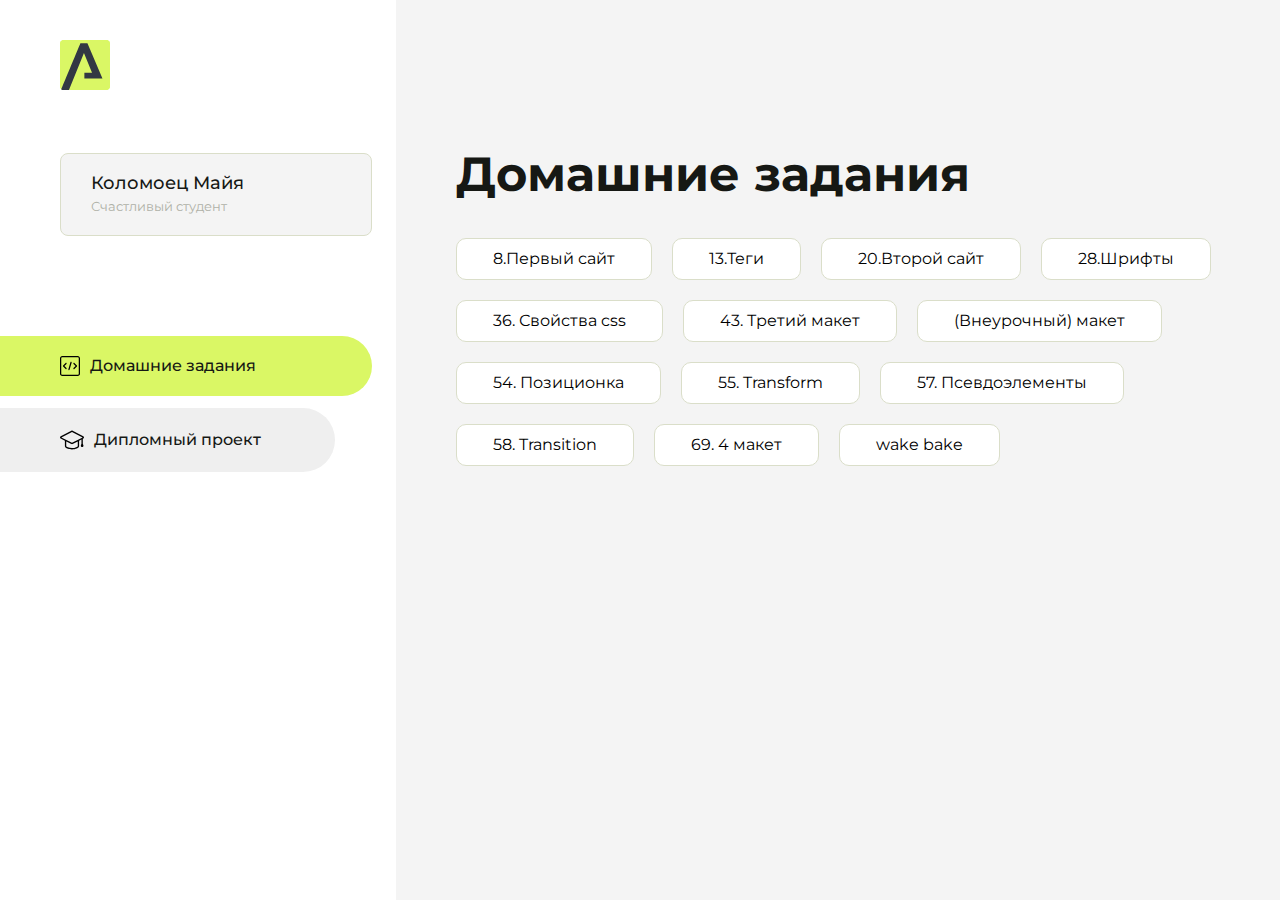
<file: index.html>
<!DOCTYPE html>
<html lang="en">
<head>
    <meta charset="UTF-8">
    <meta name="viewport" content="width=device-width, initial-scale=1.0">
    <title>Домашняя работа</title>
    <link rel="shortcut icon" href="src/logo.ico" type="image/x-icon">
    <link rel="preconnect" href="https://fonts.googleapis.com">
    <link rel="preconnect" href="https://fonts.gstatic.com" crossorigin>
    <link href="https://fonts.googleapis.com/css2?family=Montserrat:wght@400;500;700&family=Rubik:wght@500&display=swap"
          rel="stylesheet">
    <link rel="stylesheet" href="src/style.css">
</head>
<body id="body">
<div class="overlay" id="overlay"></div>
<div class="layout">
    <div class="burger" id="burger">
        <svg viewBox="0 0 24 24" fill="none" xmlns="http://www.w3.org/2000/svg">
            <g id="SVGRepo_bgCarrier" stroke-width="0"></g>
            <g id="SVGRepo_tracerCarrier" stroke-linecap="round" stroke-linejoin="round"></g>
            <g id="SVGRepo_iconCarrier">
                <path d="M4 18L20 18" stroke="#DAF765" stroke-width="2" stroke-linecap="round"></path>
                <path d="M4 12L20 12" stroke="#DAF765" stroke-width="2" stroke-linecap="round"></path>
                <path d="M4 6L20 6" stroke="#DAF765" stroke-width="2" stroke-linecap="round"></path>
            </g>
        </svg>
    </div>
    <aside class="sidebar" id="sidebar">
        <div class="sidebar__inner">
            <div class="logo">
                <svg width="50" height="50" viewBox="0 0 50 50" fill="none" xmlns="http://www.w3.org/2000/svg">
                    <g clip-path="url(#clip0_513_74730)">
                        <path d="M46.17 -0.257004H3.83C1.57281 -0.257004 -0.257 1.57281 -0.257 3.83V46.17C-0.257 48.4272 1.57281 50.257 3.83 50.257H46.17C48.4272 50.257 50.257 48.4272 50.257 46.17V3.83C50.257 1.57281 48.4272 -0.257004 46.17 -0.257004Z"
                              fill="#DAF765"/>
                        <path d="M24.375 38.4H42.461L27.441 3.1585H20.4355C20.4355 3.1585 6.7895 35.881 1.1945 49.294C2.015 50.0275 3.0945 50.257 3.6945 50.257H8.8445L23.954 13.07L32.0465 32.8285H24.375V38.4Z"
                              fill="#323843"/>
                    </g>
                    <defs>
                        <clipPath id="clip0_513_74730">
                            <rect width="50" height="50" fill="white"/>
                        </clipPath>
                    </defs>
                </svg>
            </div>
            <div class="sidebar__user">
                <div class="sidebar__name">Коломоец Майя</div>
                <div class="sidebar__text">Счастливый студент</div>
            </div>
            <div class="sidebar__tabs">
                <div class="sidebar__item">
                    <button class="sidebar__button active" id="tasks">
                        <svg xmlns="http://www.w3.org/2000/svg" width="20" height="20" viewBox="0 0 20 20" fill="none">
                            <g clip-path="url(#clip0_704_74543)">
                                <path d="M17.7083 20H2.29167C1.0275 20 0 18.9725 0 17.7083V2.29167C0 1.0275 1.0275 0 2.29167 0H17.7083C18.9725 0 20 1.0275 20 2.29167V17.7083C20 18.9725 18.9725 20 17.7083 20ZM2.29167 1.25C1.7175 1.25 1.25 1.7175 1.25 2.29167V17.7083C1.25 18.2825 1.7175 18.75 2.29167 18.75H17.7083C18.2825 18.75 18.75 18.2825 18.75 17.7083V2.29167C18.75 1.7175 18.2825 1.25 17.7083 1.25H2.29167Z"
                                      fill="black"/>
                                <path d="M6.04167 13.125C5.88167 13.125 5.72167 13.0642 5.6 12.9417L3.1 10.4417C2.85583 10.1975 2.85583 9.80167 3.1 9.5575L5.6 7.0575C5.84417 6.81333 6.24 6.81333 6.48417 7.0575C6.72833 7.30167 6.72833 7.6975 6.48417 7.94167L4.42583 10L6.48417 12.0583C6.72833 12.3025 6.72833 12.6983 6.48417 12.9425C6.36167 13.0642 6.20167 13.125 6.04167 13.125Z"
                                      fill="black"/>
                                <path d="M8.95833 14.1667C8.9 14.1667 8.84 14.1583 8.78167 14.1417C8.45083 14.0442 8.26083 13.6967 8.35833 13.3658L10.4417 6.28251C10.5392 5.95084 10.8892 5.76417 11.2175 5.85917C11.5483 5.95667 11.7383 6.30417 11.6408 6.63501L9.5575 13.7183C9.47833 13.9908 9.22833 14.1667 8.95833 14.1667Z"
                                      fill="black"/>
                                <path d="M13.9583 13.125C13.7983 13.125 13.6383 13.0642 13.5167 12.9417C13.2725 12.6975 13.2725 12.3017 13.5167 12.0575L15.575 9.99916L13.5167 7.94083C13.2725 7.69666 13.2725 7.30083 13.5167 7.05666C13.7608 6.81249 14.1567 6.81249 14.4008 7.05666L16.9008 9.55666C17.145 9.80083 17.145 10.1967 16.9008 10.4408L14.4008 12.9408C14.2783 13.0642 14.1183 13.125 13.9583 13.125Z"
                                      fill="black"/>
                            </g>
                            <defs>
                                <clipPath id="clip0_704_74543">
                                    <rect width="20" height="20" fill="white"/>
                                </clipPath>
                            </defs>
                        </svg>
                        <span>Домашние задания</span></button>
                </div>
                <div class="sidebar__item">
                    <button class="sidebar__button" id="diplom">
                        <svg xmlns="http://www.w3.org/2000/svg" width="24" height="24" viewBox="0 0 24 24" fill="none">
                            <g clip-path="url(#clip0_704_74553)">
                                <path d="M23.2628 10.5971C23.7176 10.365 24 9.90375 24 9.39337C24 8.883 23.7176 8.42175 23.2628 8.18962L12.6135 2.75362C12.2291 2.55824 11.7705 2.55787 11.3854 2.75399L0.736875 8.19C0.282375 8.42175 0 8.883 0 9.39337C0 9.90375 0.282375 10.365 0.736875 10.5971L4.89038 12.7177V18.2074C4.89038 19.8154 8.412 21.393 12 21.393C15.5884 21.393 19.1096 19.815 19.1096 18.2074V12.7174L21.4609 11.517V15.8017L20.901 17.2305C20.7409 17.6389 20.7934 18.0994 21.0405 18.4616C21.2876 18.8246 21.6979 19.041 22.1366 19.041C22.5754 19.041 22.9852 18.8246 23.2324 18.462C23.4795 18.099 23.532 17.6385 23.3719 17.2301L22.8124 15.8021V10.827L23.2628 10.5971ZM17.7623 18.1721C17.6198 18.6375 15.3491 20.0419 12 20.0419C8.65088 20.0419 6.38025 18.6375 6.2415 18.2074V12.3037L6.23887 12.3019C6.23812 12.057 6.1065 11.8207 5.87325 11.7019L1.3515 9.39337L12 3.95737L22.6489 9.39337L12 14.8294L5.87325 11.7019C5.54063 11.5331 4.6695 11.6674 4.5 12C4.33012 12.3322 4.55813 12.5479 4.89038 12.7177L11.3857 16.0331C11.5781 16.1314 11.7889 16.1805 12 16.1805C12.2107 16.1805 12.4222 16.1314 12.6146 16.0331L17.7593 13.407L17.7623 18.1721Z"
                                      fill="black"/>
                            </g>
                            <defs>
                                <clipPath id="clip0_704_74553">
                                    <rect width="24" height="24" fill="white"/>
                                </clipPath>
                            </defs>
                        </svg>
                        <span>Дипломный проект</span></button>
                </div>
            </div>
        </div>

    </aside>
    <div class="content">
        <div class="container">
            <div class="content__block" id="tasksBlock">
                <div class="content__title">Домашние задания</div>
                <ul class="content__list">
                    <li class="content__list-item">
                        <a href="first project/index.html">8.Первый сайт</a>
                    </li>
                    <li class="content__list-item">
                        <a href="global_structure/index.html">13.Теги</a>
                    </li>
                    <li class="content__list-item">
                        <a href="second_project/index.html">20.Второй сайт</a>
                    </li>
                     <li class="content__list-item">
                        <a href="fonts/index.html">28.Шрифты</a>
                    </li>
                    <li class="content__list-item">
                        <a href="36. Css properties/index.html">36. Свойства css</a>
                    </li>
                    <li class="content__list-item">
                        <a href="third project/index.html">43. Третий макет</a>
                    </li>
                    <li class="content__list-item">
                        <a href="practice-car/index.html">(Внеурочный) макет</a>
                    </li>
                    <li class="content__list-item">
                        <a href="54. position/index.html">54. Позиционка</a>
                    </li>
                    <li class="content__list-item">
                        <a href="55. transform/index.html">55. Transform</a>
                    </li>
                    <li class="content__list-item">
                        <a href="57. elements/index.html">57. Псевдоэлементы</a>
                    </li>
                    <li class="content__list-item">
                        <a href="58.transition/index.html">58. Transition</a>
                    </li>
                    <li class="content__list-item">
                        <a href="69. 4project/index.html">69. 4 макет</a>
                    </li>
                    <li class="content__list-item">
                        <a href="94. 5project/index.html">wake bake</a>
                    </li>
                </ul>
            </div>
            <div class="content__block hidden" id="diplomBlock">
                <div class="content__title">Дипломный проект</div>
                <div class="content__list-diplom">
                    <a href="portfolio1/index.html">1 дипломка</a>
                </div>
                <div class="content__decor">
                    <div class="content__decor-text">Давай проверим, чему ты научился!</div>
                    <div class="content__decor-img">
                        <img src="src/decor.png" alt="decor">
                    </div>
                </div>
            </div>
        </div>
    </div>
</div>
<script src="src/index.js"></script>
</body>
</html>
</file>
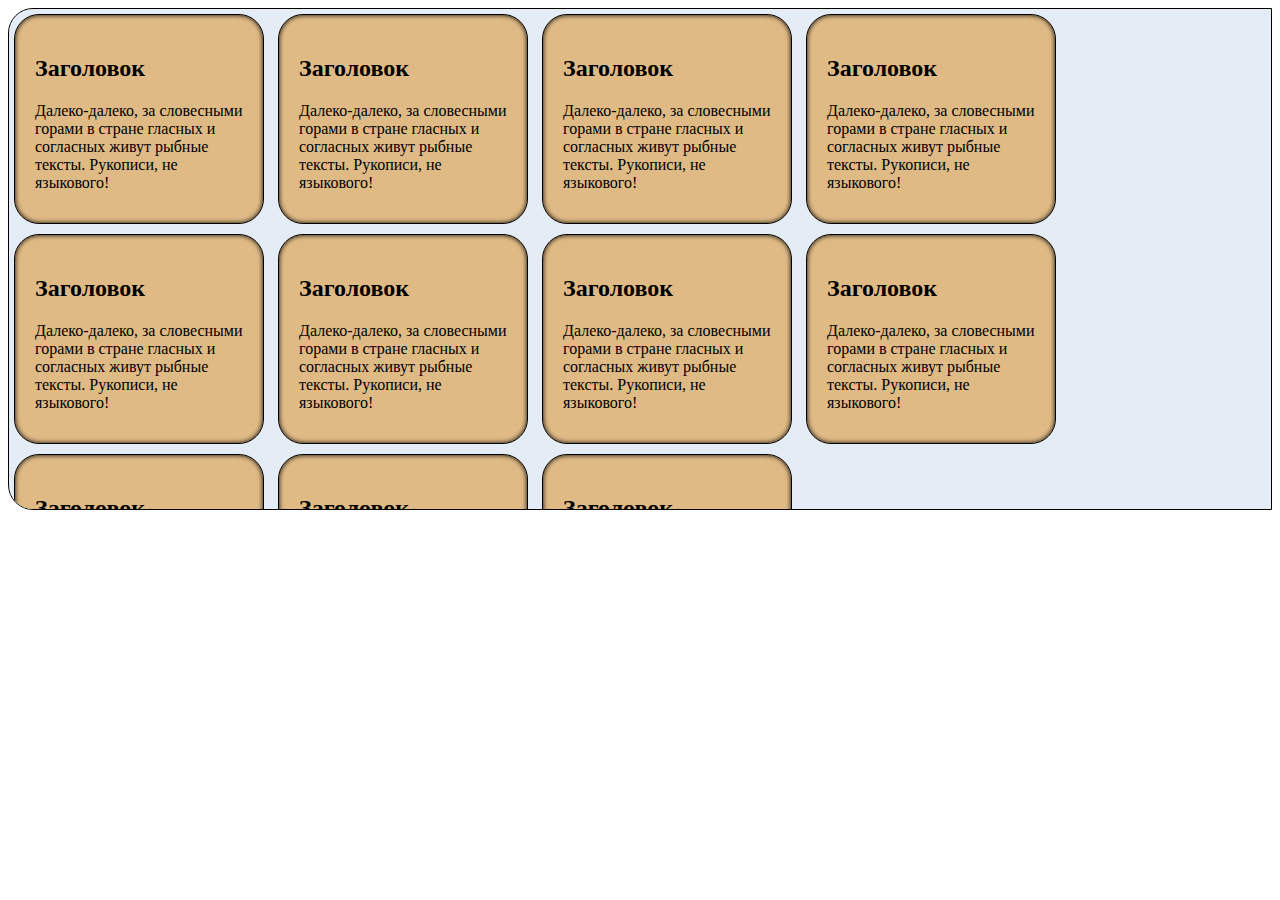
<file: 36. Css properties/index.html>
<!DOCTYPE html>
<html lang="en">

<head>
	<meta charset="UTF-8">
	<meta name="viewport" content="width=device-width, initial-scale=1.0">
	<title>Document</title>
	<link rel="stylesheet" href="css/style.css">
</head>

<body>
	<div class="scroll">
		<div class="block">
			<h2>Заголовок</h2>
			<p>Далеко-далеко, за словесными горами в стране гласных и согласных живут рыбные тексты. Рукописи, не
				языкового!</p>
		</div>
		<div class="block">
			<h2>Заголовок</h2>
			<p>Далеко-далеко, за словесными горами в стране гласных и согласных живут рыбные тексты. Рукописи, не
				языкового!</p>
		</div>
		<div class="block">
			<h2>Заголовок</h2>
			<p>Далеко-далеко, за словесными горами в стране гласных и согласных живут рыбные тексты. Рукописи, не
				языкового!</p>
		</div>
		<div class="block">
			<h2>Заголовок</h2>
			<p>Далеко-далеко, за словесными горами в стране гласных и согласных живут рыбные тексты. Рукописи, не
				языкового!</p>
		</div>
		<div class="block">
			<h2>Заголовок</h2>
			<p>Далеко-далеко, за словесными горами в стране гласных и согласных живут рыбные тексты. Рукописи, не
				языкового!</p>
		</div>
		<div class="block">
			<h2>Заголовок</h2>
			<p>Далеко-далеко, за словесными горами в стране гласных и согласных живут рыбные тексты. Рукописи, не
				языкового!</p>
		</div>
		<div class="block">
			<h2>Заголовок</h2>
			<p>Далеко-далеко, за словесными горами в стране гласных и согласных живут рыбные тексты. Рукописи, не
				языкового!</p>
		</div>
		<div class="block">
			<h2>Заголовок</h2>
			<p>Далеко-далеко, за словесными горами в стране гласных и согласных живут рыбные тексты. Рукописи, не
				языкового!</p>
		</div>
		<div class="block">
			<h2>Заголовок</h2>
			<p>Далеко-далеко, за словесными горами в стране гласных и согласных живут рыбные тексты. Рукописи, не
				языкового!</p>
		</div>
		<div class="block">
			<h2>Заголовок</h2>
			<p>Далеко-далеко, за словесными горами в стране гласных и согласных живут рыбные тексты. Рукописи, не
				языкового!</p>
		</div>
		<div class="block">
			<h2>Заголовок</h2>
			<p>Далеко-далеко, за словесными горами в стране гласных и согласных живут рыбные тексты. Рукописи, не
				языкового!</p>
		</div>
	</div>
</body>

</html>
</file>
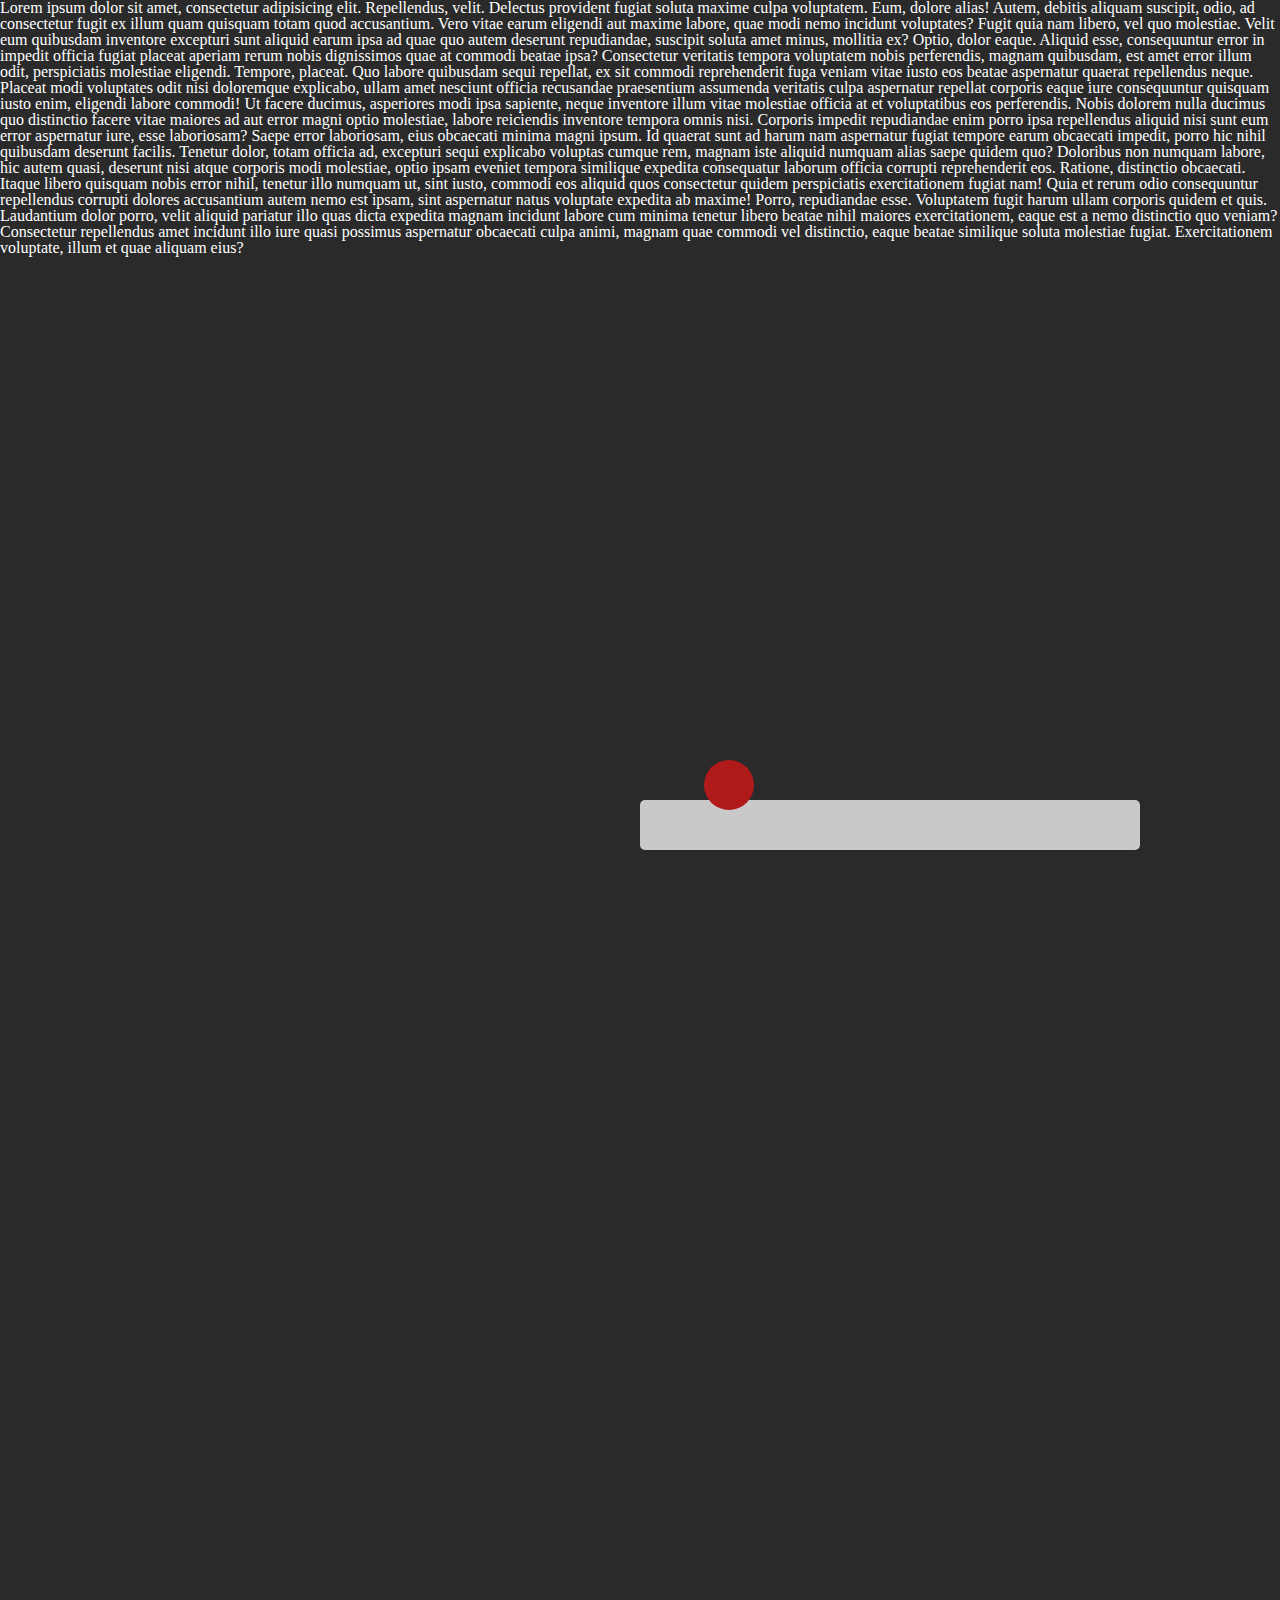
<file: 54. position/index.html>
<!DOCTYPE html>
<html lang="en">

<head>
	<meta charset="UTF-8">
	<meta name="viewport" content="width=device-width, initial-scale=1.0">
	<link href="css/reset.css" rel="stylesheet">
	<link href="css/style1.css" rel="stylesheet">
	<title>Document</title>
</head>

<body>
	<div class="position">
		<p>Lorem ipsum dolor sit amet, consectetur adipisicing elit. Repellendus, velit. Delectus provident fugiat soluta
			maxime culpa voluptatem. Eum, dolore alias! Autem, debitis aliquam suscipit, odio, ad consectetur fugit ex
			illum quam quisquam totam quod accusantium. Vero vitae earum eligendi aut maxime labore, quae modi nemo
			incidunt voluptates? Fugit quia nam libero, vel quo molestiae. Velit eum quibusdam inventore excepturi sunt
			aliquid earum ipsa ad quae quo autem deserunt repudiandae, suscipit soluta amet minus, mollitia ex? Optio,
			dolor eaque. Aliquid esse, consequuntur error in impedit officia fugiat placeat aperiam rerum nobis dignissimos
			quae at commodi beatae ipsa? Consectetur veritatis tempora voluptatem nobis perferendis, magnam quibusdam, est
			amet error illum odit, perspiciatis molestiae eligendi. Tempore, placeat. Quo labore quibusdam sequi repellat,
			ex sit commodi reprehenderit fuga veniam vitae iusto eos beatae aspernatur quaerat repellendus neque. Placeat
			modi voluptates odit nisi doloremque explicabo, ullam amet nesciunt officia recusandae praesentium assumenda
			veritatis culpa aspernatur repellat corporis eaque iure consequuntur quisquam iusto enim, eligendi labore
			commodi! Ut facere ducimus, asperiores modi ipsa sapiente, neque inventore illum vitae molestiae officia at et
			voluptatibus eos perferendis. Nobis dolorem nulla ducimus quo distinctio facere vitae maiores ad aut error
			magni optio molestiae, labore reiciendis inventore tempora omnis nisi. Corporis impedit repudiandae enim porro
			ipsa repellendus aliquid nisi sunt eum error aspernatur iure, esse laboriosam? Saepe error laboriosam, eius
			obcaecati minima magni ipsum. Id quaerat sunt ad harum nam aspernatur fugiat tempore earum obcaecati impedit,
			porro hic nihil quibusdam deserunt facilis. Tenetur dolor, totam officia ad, excepturi sequi explicabo voluptas
			cumque rem, magnam iste aliquid numquam alias saepe quidem quo? Doloribus non numquam labore, hic autem quasi,
			deserunt nisi atque corporis modi molestiae, optio ipsam eveniet tempora similique expedita consequatur laborum
			officia corrupti reprehenderit eos. Ratione, distinctio obcaecati. Itaque libero quisquam nobis error nihil,
			tenetur illo numquam ut, sint iusto, commodi eos aliquid quos consectetur quidem perspiciatis exercitationem
			fugiat nam! Quia et rerum odio consequuntur repellendus corrupti dolores accusantium autem nemo est ipsam, sint
			aspernatur natus voluptate expedita ab maxime! Porro, repudiandae esse. Voluptatem fugit harum ullam corporis
			quidem et quis. Laudantium dolor porro, velit aliquid pariatur illo quas dicta expedita magnam incidunt labore
			cum minima tenetur libero beatae nihil maiores exercitationem, eaque est a nemo distinctio quo veniam?
			Consectetur repellendus amet incidunt illo iure quasi possimus aspernatur obcaecati culpa animi, magnam quae
			commodi vel distinctio, eaque beatae similique soluta molestiae fugiat. Exercitationem voluptate, illum et quae
			aliquam eius?</p>
	</div>
	<div class="element">
		<div class="circ">
		
		</div>
	</div>

	<br><br><br><br><br><br><br><br><br><br><br><br><br><br><br><br><br><br><br><br><br><br><br><br><br><br><br><br><br><br><br><br><br><br><br><br><br><br><br><br><br><br><br><br><br><br><br><br><br><br><br><br><br><br><br><br><br><br><br><br><br><br><br><br><br><br><br><br><br><br><br><br><br><br><br><br><br><br><br><br><br><br><br><br><br><br><br><br><br><br><br><br><br><br><br><br><br><br><br><br><br><br><br><br><br><br><br><br><br><br><br><br><br><br><br><br><br><br><br><br><br><br><br><br><br><br><br><br><br><br><br><br><br><br><br><br><br><br><br><br><br><br><br><br><br><br><br><br><br><br><br><br><br><br><br><br><br><br><br><br><br><br><br><br><br><br><br><br><br><br><br><br><br><br><br><br><br><br><br><br><br><br><br><br><br><br><br><br><br><br><br><br><br><br><br><br><br><br><br><br>
</body>

</html>
</file>
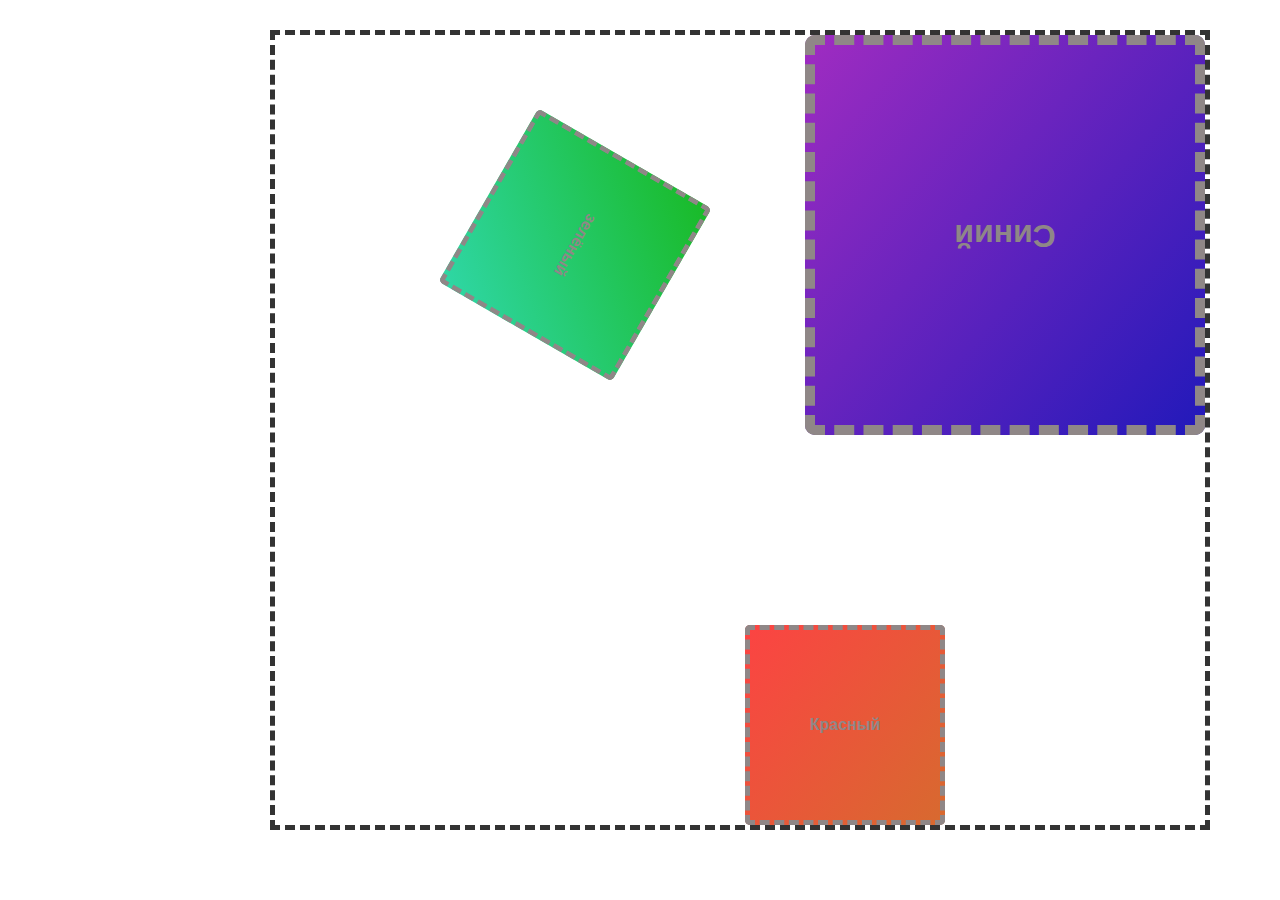
<file: 55. transform/index.html>
<!DOCTYPE html>
<html lang="en">

<head>
	<meta charset="UTF-8">
	<meta http-equiv="X-UA-Compatible" content="IE=edge">
	<meta name="viewport" content="width=device-width, initial-scale=1.0">
	<title>TRANSFORM</title>
	<link href="css/reset.css" rel="stylesheet">
	<link href="css/style.css" rel="stylesheet">
</head>

<body>
	<div class="wrapper">
		<div class="quads">
			<div class="quads__quad quads__quad--red"></div>
			<div class="quads__quad quads__quad--green"></div>
			<div class="quads__quad quads__quad--blue"></div>
		</div>
		<div class="area">
			<div class="area__place area__place--for-red">Красный</div>
			<div class="area__place area__place--for-green">зелёный</div>
			<div class="area__place area__place--for-blue">Синий</div>
		</div>
	</div>
</body>

</html>
</file>
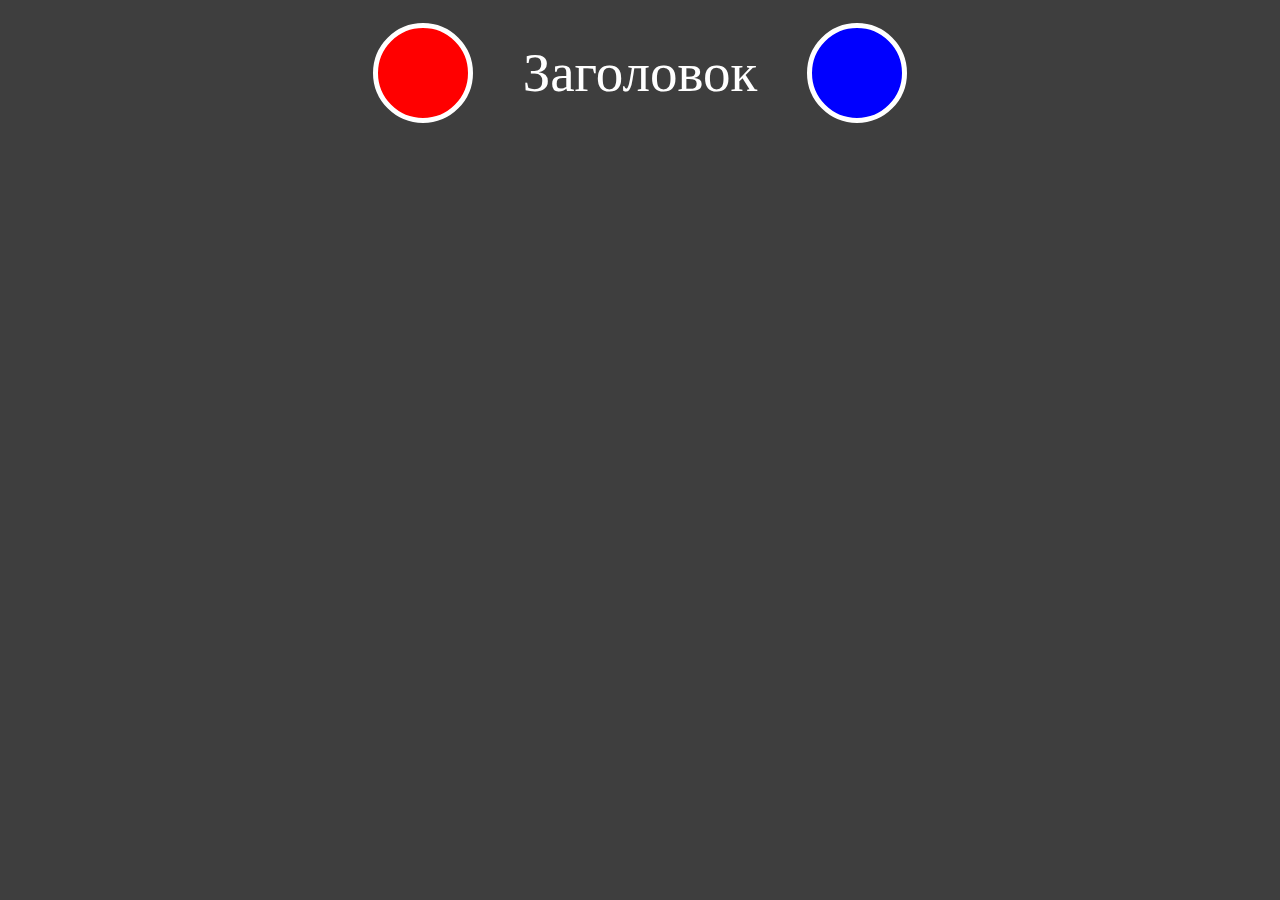
<file: 57. elements/index.html>
<!DOCTYPE html>
<html lang="en">
<head>
	<meta charset="UTF-8">
	<meta name="viewport" content="width=device-width, initial-scale=1.0">
	<link href="css/reset.css" rel="stylesheet">
	<link href="css/style.css" rel="stylesheet">
	<title>Document</title>
</head>
<body>
	<div class="element">
		<h1 class="title">Заголовок</h1>
	</div>
</body>
</html>
</file>
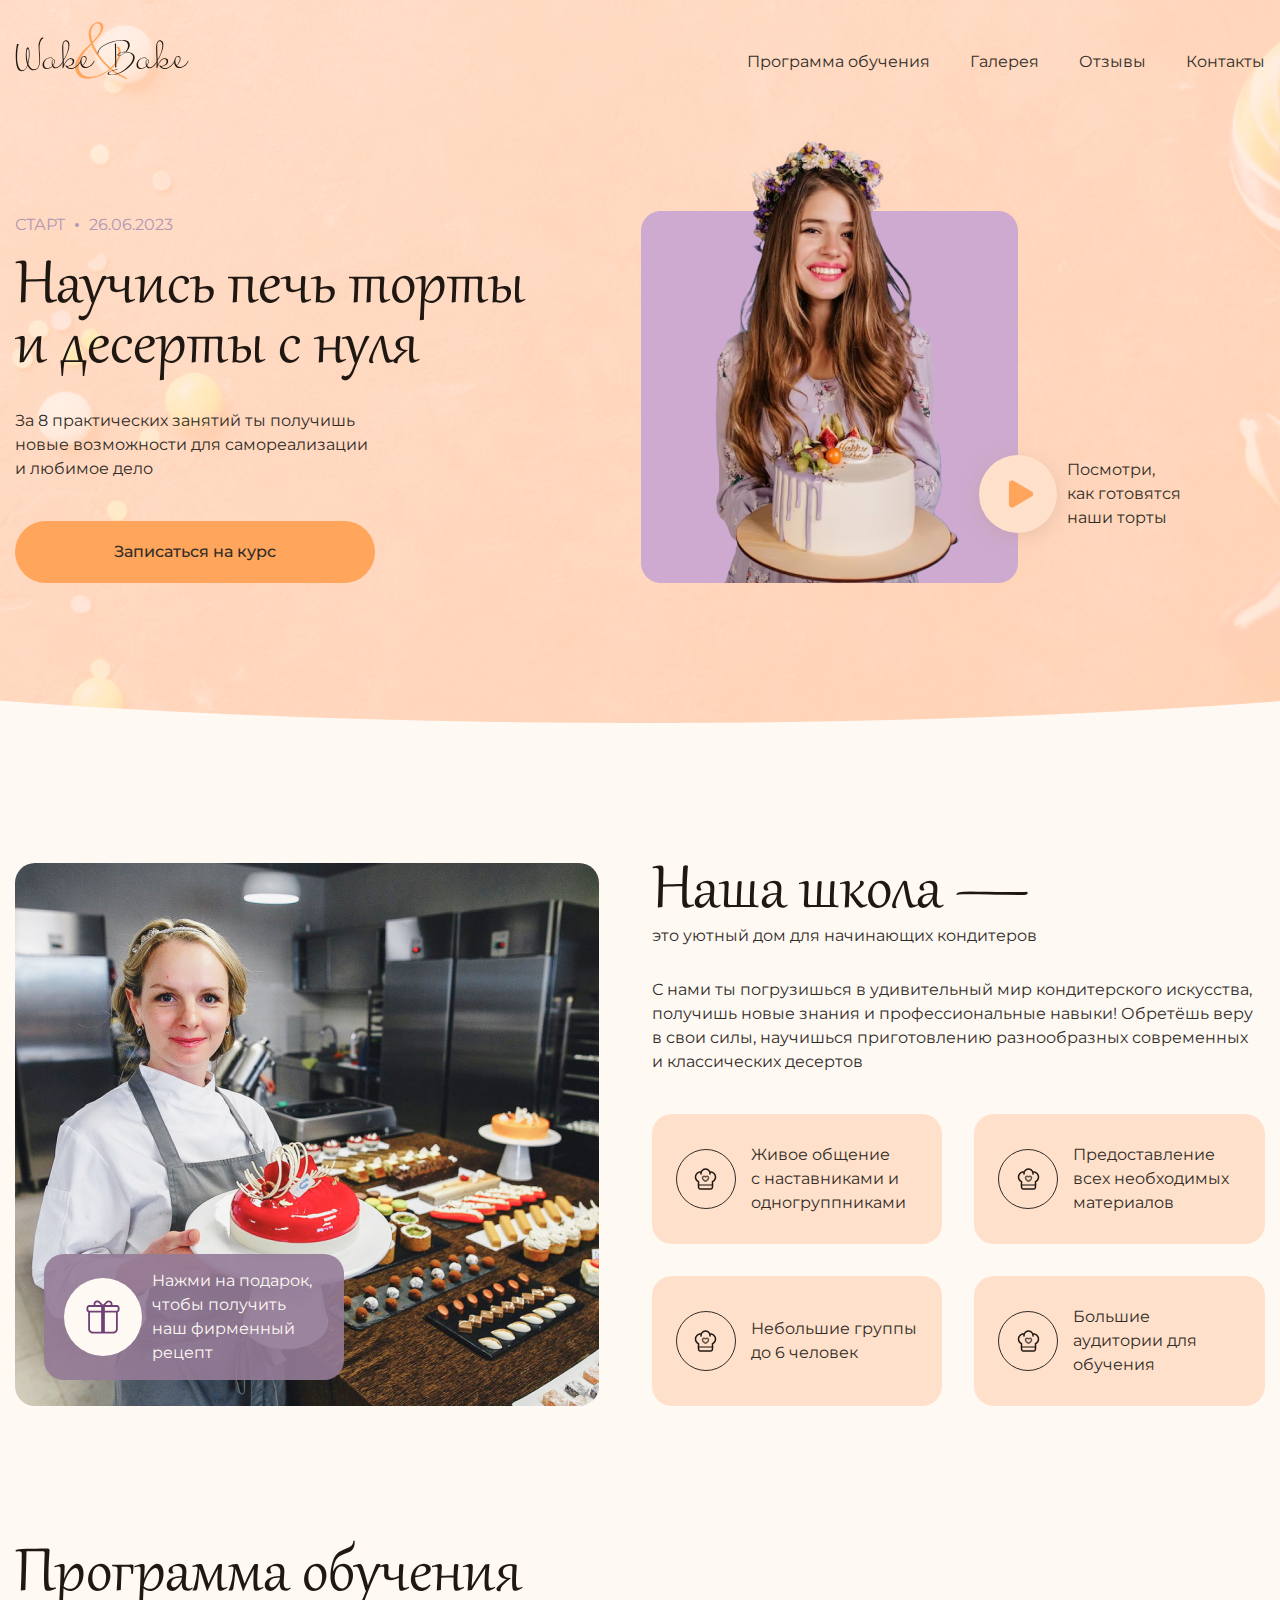
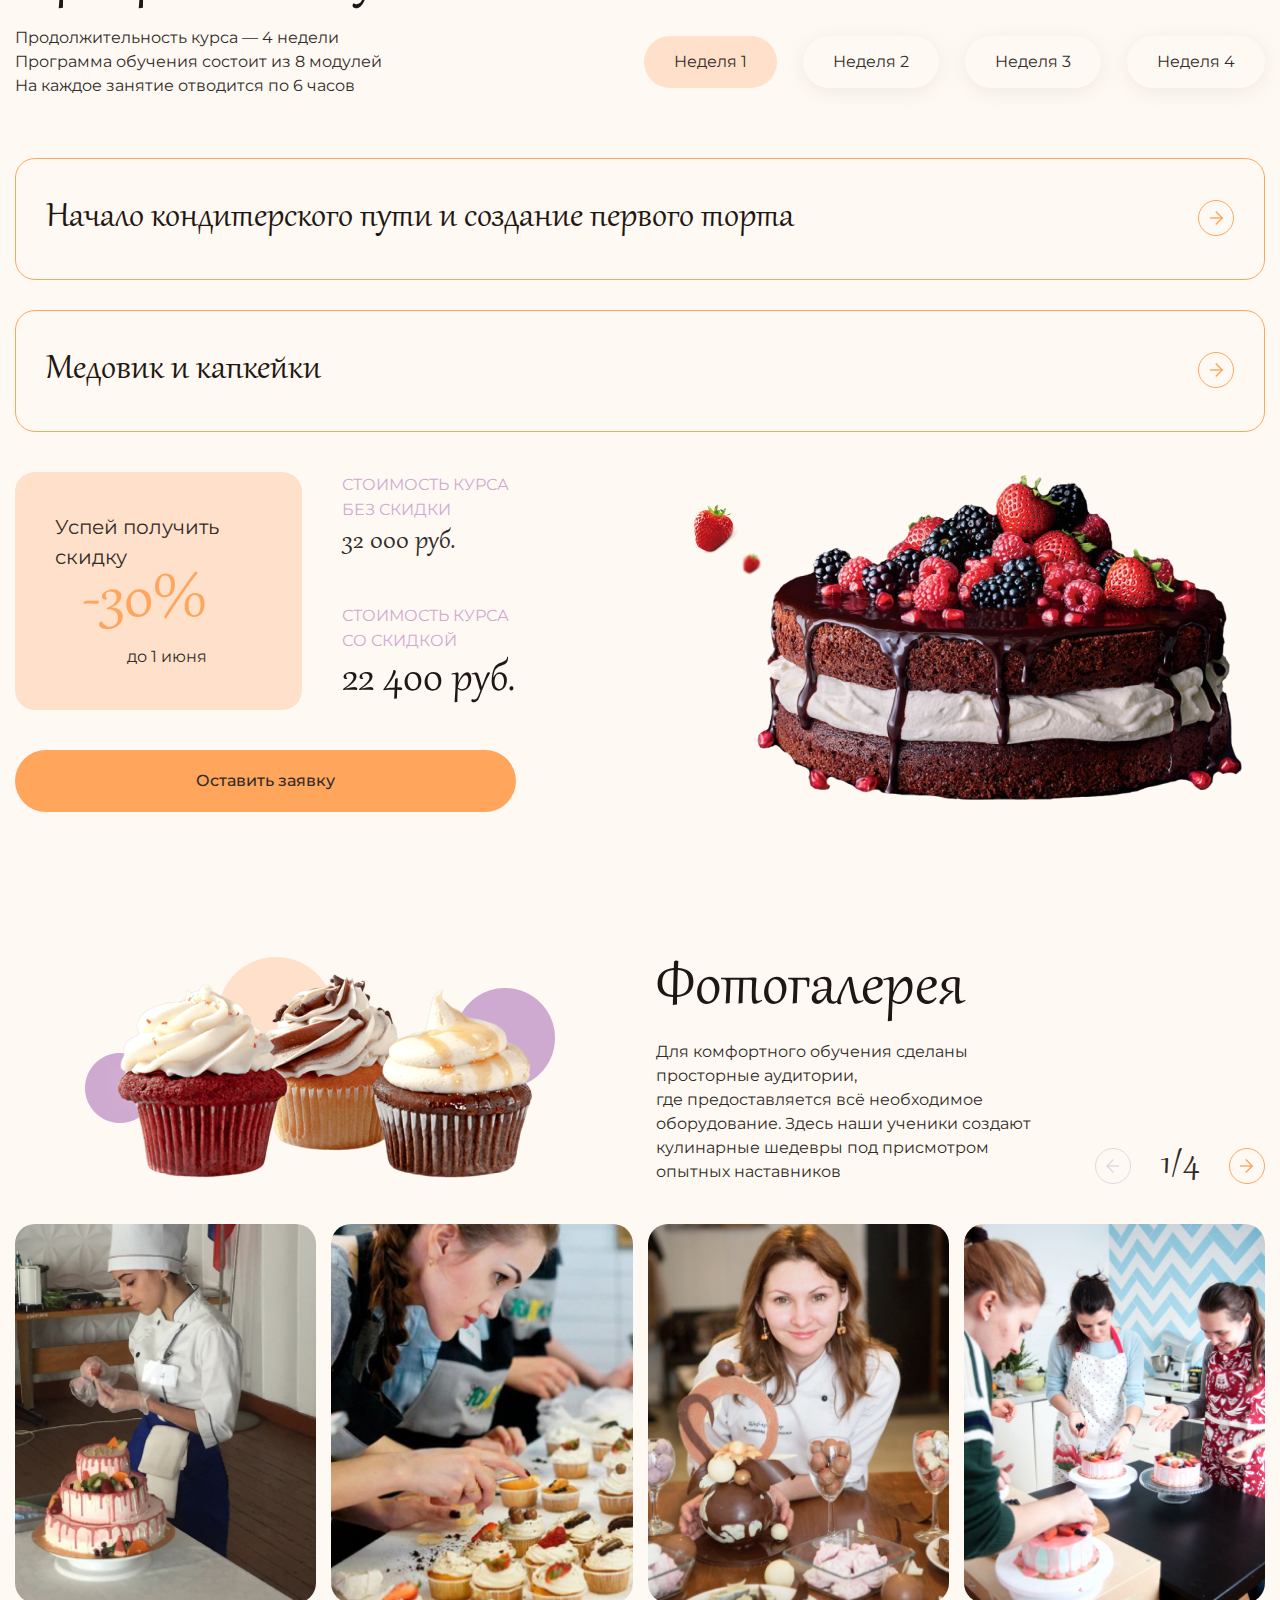
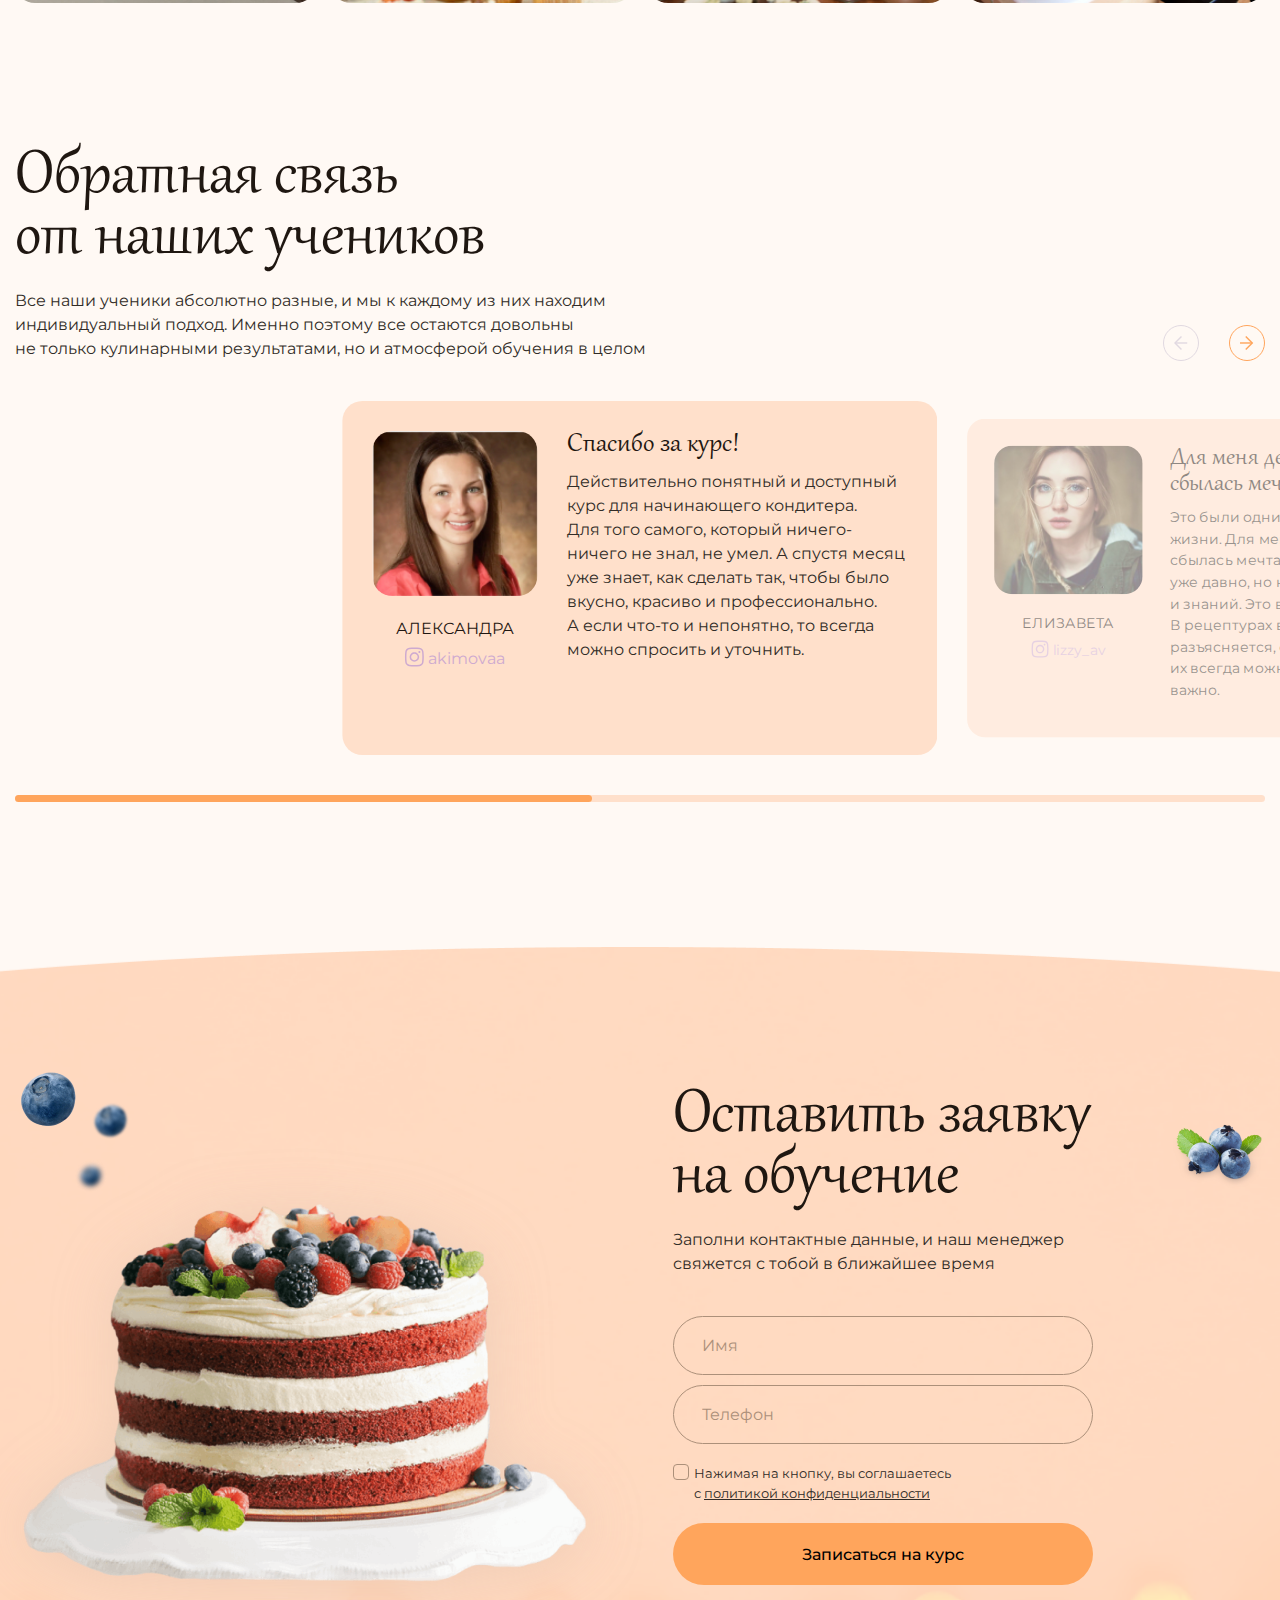
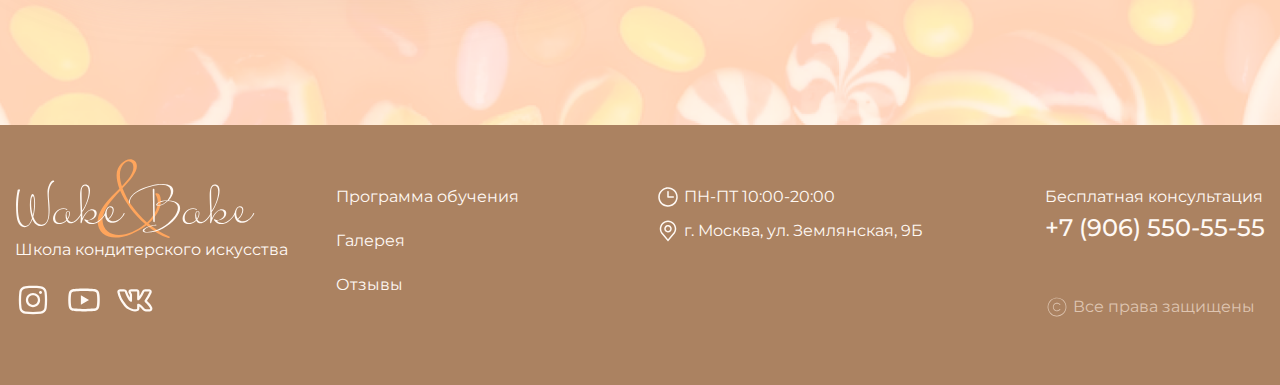
<file: 94. 5project/index.html>
<!DOCTYPE html>
<html lang="ru">

<head>
    <meta charset="UTF-8">
    <meta http-equiv="X-UA-Compatible" content="IE=edge">
    <meta name="viewport" content="width=device-width, initial-scale=1.0">
    <title>Wake & Bake</title>
    <link href="css/swiper-bundle.min.css" rel="stylesheet">
    <link href="css/style.css" rel="stylesheet">
</head>

<body class="body">
    <div class="wrapper">
        <header class="header">
            <div class="header__top">
                <div class="container">
                    <div class="header__top-inner">
                        <a class="header__logo" href="/">
                            <img src="img/icons/logos/logo-dark.svg" alt="Логотип компании Wake & Bake">
                        </a>
                        <nav class="nav">
                            <ul class="nav__list">
                                <li class="nav__item">
                                    <a class="nav__link" href="#program">
                                        Программа обучения
                                    </a>
                                </li>
                                <li class="nav__item">
                                    <a class="nav__link" href="#gallery">
                                        Галерея
                                    </a>
                                </li>
                                <li class="nav__item">
                                    <a class="nav__link" href="#testimonials">
                                        Отзывы
                                    </a>
                                </li>
                                <li class="nav__item">
                                    <a class="nav__link" href="#contact">
                                        Контакты
                                    </a>
                                </li>
                            </ul>
                        </nav>
                        <a class="burger-icon" href="#">
                            <span></span>
                        </a>
                    </div>
                </div>
            </div>
            <section class="header__hero hero">
                <div class="container">
                    <div class="hero__inner">
                        <div class="hero__content">
                            <div class="hero__info">
                                <span>Старт</span>
                                <span>26.06.2023</span>
                            </div>
                            <h1 class="hero__title title">
                                Научись печь торты и десерты с нуля
                            </h1>
                            <p class="hero__text">
                                За 8 практических занятий ты получишь новые возможности для самореализации и любимое
                                дело
                            </p>
                            <div class="hero__img-conrol hero__img-conrol--mobile">
                                <a class="hero__img-button" data-fslightbox href="video/cake.mp4">
                                    <img src="img/icons/play.svg" alt="">
                                </a>
                                Посмотри, как готовятся наши торты
                            </div>
                            <a class="hero__button button" href="#contact">
                                Записаться на курс
                            </a>
                        </div>
                        <div class="hero__img">
                            <img src="img/content/girl.png" alt="Девушка с тортом в руках">
                            <div class="hero__img-conrol">
                                <a class="hero__img-button" data-fslightbox="video" href="video/cake.mp4">
                                    <img src="img/icons/play.svg" alt="">
                                </a>
                                Посмотри, как готовятся наши торты
                            </div>
                        </div>
                    </div>
                </div>
            </section>
        </header>
        <main class="main">

            <section class="main__about about">
                <div class="container">
                    <div class="about__inner">
                        <div class="about__img">
                            <img src="img/content/girl-2.jpg" alt="Девушка с тортом в руках">
                            <div class="about__img-conrol">
                                <a class="about__img-button" href="#">
                                    <img src="img/icons/gift.svg" alt="">
                                </a>
                                Нажми на подарок, чтобы получить наш фирменный рецепт
                            </div>
                        </div>
                        <div class="about__body">
                            <div class="about__heading">
                                <h2 class="about__title title">
                                    Наша школа —
                                </h2>
                                <p class="about__title-text">
                                    это уютный дом для начинающих кондитеров
                                </p>
                            </div>
                            <p class="about__text">
                                С нами ты погрузишься в удивительный мир кондитерского искусства, получишь новые знания
                                и профессиональные навыки! Обретёшь веру в свои силы, научишься приготовлению
                                разнообразных современных и классических десертов
                            </p>
                        </div>
                        <ul class="about__grid">
                            <li class="about__grid-item">
                                <div class="about__grid-img">
                                    <img src="img/icons/hat-2.svg" alt="">
                                </div>
                                <p class="about__grid-text">
                                    Живое общение с наставниками и одногруппниками
                                </p>
                            </li>
                            <li class="about__grid-item">
                                <div class="about__grid-img">
                                    <img src="img/icons/hat-2.svg" alt="">
                                </div>
                                <p class="about__grid-text">
                                    Предоставление всех необходимых материалов
                                </p>
                            </li>
                            <li class="about__grid-item">
                                <div class="about__grid-img">
                                    <img src="img/icons/hat-2.svg" alt="">
                                </div>
                                <p class="about__grid-text">
                                    Небольшие группы до 6 человек
                                </p>
                            </li>
                            <li class="about__grid-item">
                                <div class="about__grid-img">
                                    <img src="img/icons/hat-2.svg" alt="">
                                </div>
                                <p class="about__grid-text">
                                    Большие аудитории для обучения
                                </p>
                            </li>
                        </ul>
                    </div>
                </div>
            </section>

            <section class="main__program program" id="program">
                <div class="container">
                    <h2 class="program__title title">
                        Программа обучения
                    </h2>
                    <div class="program__top">
                        <p class="program__text">
                            Продолжительность курса — 4 недели
                            <br>
                            Программа обучения состоит из 8 модулей
                            <br>
                            На каждое занятие отводится по 6 часов
                        </p>
                        <ul class="tab-conrols">
                            <li class="tab-conrols__item">
                                <a class="tab-conrols__link tab-conrols__link--active" href="#tab1">
                                    Неделя 1
                                </a>
                            </li>
                            <li class="tab-conrols__item">
                                <a class="tab-conrols__link" href="#tab2">
                                    Неделя 2
                                </a>
                            </li>
                            <li class="tab-conrols__item">
                                <a class="tab-conrols__link" href="#tab3">
                                    Неделя 3
                                </a>
                            </li>
                            <li class="tab-conrols__item">
                                <a class="tab-conrols__link" href="#tab4">
                                    Неделя 4
                                </a>
                            </li>
                        </ul>
                    </div>
                    <div class="program__tab-content tab-content tab-content--show" id="tab1">
                        <ul class="accordion-list">
                            <li class="accordion-list__item">
                                <a class="accordion-list__control" href="#">
                                    <h3 class="accordion-list__control-title">
                                        Начало кондитерского пути и создание первого торта
                                    </h3>
                                    <div class="accordion-list__control-icon">
                                        <svg width="14" height="14" viewBox="0 0 14 14" fill="none"
                                            xmlns="http://www.w3.org/2000/svg">
                                            <path
                                                d="M5.25653 12.96L11.2325 6.984L5.25654 1.008L6.26454 -3.0528e-07L13.2485 6.984L6.26454 13.968L5.25653 12.96Z"
                                                fill="#FFA55C" />
                                            <path
                                                d="M12.2402 6.26465L12.2402 7.70465L0.000234839 7.70465L0.000234902 6.26465L12.2402 6.26465Z"
                                                fill="#FFA55C" />
                                        </svg>
                                    </div>
                                </a>
                                <div class="accordion-list__content">
                                    <div class="accordion-content">
                                        <div class="accordion-content__col">
                                            <h6 class="accordion-content__title">
                                                Теория:
                                            </h6>
                                            <ul class="accordion-content__list">
                                                <li class="accordion-content__item">
                                                    <div class="accordion-content__icon">
                                                        <img src="img/icons/hat-1.svg" alt="">
                                                    </div>
                                                    Организация рабочего места
                                                </li>
                                                <li class="accordion-content__item">
                                                    <div class="accordion-content__icon">
                                                        <img src="img/icons/hat-1.svg" alt="">
                                                    </div>
                                                    Подготовка необходимого инвентаря
                                                </li>
                                                <li class="accordion-content__item">
                                                    <div class="accordion-content__icon">
                                                        <img src="img/icons/hat-1.svg" alt="">
                                                    </div>
                                                    Выбор необходимых продуктов
                                                </li>
                                                <li class="accordion-content__item">
                                                    <div class="accordion-content__icon">
                                                        <img src="img/icons/hat-1.svg" alt="">
                                                    </div>
                                                    Советы по закупке необходимых продуктов и инвентаря
                                                </li>
                                                <li class="accordion-content__item">
                                                    <div class="accordion-content__icon">
                                                        <img src="img/icons/hat-1.svg" alt="">
                                                    </div>
                                                    Обзор хранения и заготовки сырья
                                                </li>
                                            </ul>
                                        </div>
                                        <div class="accordion-content__col">
                                            <h6 class="accordion-content__title">
                                                Практика:
                                            </h6>
                                            <p class="accordion-content__text">
                                                Испечёшь морковный торт с солёной карамелью
                                            </p>
                                        </div>
                                    </div>
                                </div>
                            </li>
                            <li class="accordion-list__item">
                                <a class="accordion-list__control" href="#">
                                    <h3 class="accordion-list__control-title">
                                        Медовик и капкейки
                                    </h3>
                                    <div class="accordion-list__control-icon">
                                        <svg width="14" height="14" viewBox="0 0 14 14" fill="none"
                                            xmlns="http://www.w3.org/2000/svg">
                                            <path
                                                d="M5.25653 12.96L11.2325 6.984L5.25654 1.008L6.26454 -3.0528e-07L13.2485 6.984L6.26454 13.968L5.25653 12.96Z"
                                                fill="#FFA55C" />
                                            <path
                                                d="M12.2402 6.26465L12.2402 7.70465L0.000234839 7.70465L0.000234902 6.26465L12.2402 6.26465Z"
                                                fill="#FFA55C" />
                                        </svg>
                                    </div>
                                </a>
                                <div class="accordion-list__content">
                                    <div class="accordion-content">
                                        <div class="accordion-content__col">
                                            <h6 class="accordion-content__title">
                                                Теория:
                                            </h6>
                                            <ul class="accordion-content__list">
                                                <li class="accordion-content__item">
                                                    <div class="accordion-content__icon">
                                                        <img src="img/icons/hat-1.svg" alt="">
                                                    </div>
                                                    Приготовление и украшение капкейков
                                                </li>
                                                <li class="accordion-content__item">
                                                    <div class="accordion-content__icon">
                                                        <img src="img/icons/hat-1.svg" alt="">
                                                    </div>
                                                    Изготовление крема и конфи
                                                </li>
                                                <li class="accordion-content__item">
                                                    <div class="accordion-content__icon">
                                                        <img src="img/icons/hat-1.svg" alt="">
                                                    </div>
                                                    Приготовление медовых коржей для торта
                                                </li>
                                                <li class="accordion-content__item">
                                                    <div class="accordion-content__icon">
                                                        <img src="img/icons/hat-1.svg" alt="">
                                                    </div>
                                                    Пропитка коржей и сборка торта
                                                </li>
                                            </ul>
                                        </div>
                                        <div class="accordion-content__col">
                                            <h6 class="accordion-content__title">
                                                Практика:
                                            </h6>
                                            <p class="accordion-content__text">
                                                Испечёшь капкейки, приготовишь крем и конфи, а также сделаешь своё
                                                первое пирожное — медовик
                                            </p>
                                        </div>
                                    </div>
                                </div>
                            </li>
                        </ul>
                    </div>
                    <div class="program__tab-content tab-content" id="tab2">
                        <ul class="accordion-list">
                            <li class="accordion-list__item">
                                <a class="accordion-list__control" href="#">
                                    <h3 class="accordion-list__control-title">
                                        Песочное тесто и чизкейк
                                    </h3>
                                    <div class="accordion-list__control-icon">
                                        <svg width="14" height="14" viewBox="0 0 14 14" fill="none"
                                            xmlns="http://www.w3.org/2000/svg">
                                            <path
                                                d="M5.25653 12.96L11.2325 6.984L5.25654 1.008L6.26454 -3.0528e-07L13.2485 6.984L6.26454 13.968L5.25653 12.96Z"
                                                fill="#FFA55C" />
                                            <path
                                                d="M12.2402 6.26465L12.2402 7.70465L0.000234839 7.70465L0.000234902 6.26465L12.2402 6.26465Z"
                                                fill="#FFA55C" />
                                        </svg>
                                    </div>
                                </a>
                                <div class="accordion-list__content">
                                    <div class="accordion-content">
                                        <div class="accordion-content__col">
                                            <h6 class="accordion-content__title">
                                                Теория:
                                            </h6>
                                            <ul class="accordion-content__list">
                                                <li class="accordion-content__item">
                                                    <div class="accordion-content__icon">
                                                        <img src="img/icons/hat-1.svg" alt="">
                                                    </div>
                                                    Приготовление песочного теста
                                                </li>
                                                <li class="accordion-content__item">
                                                    <div class="accordion-content__icon">
                                                        <img src="img/icons/hat-1.svg" alt="">
                                                    </div>
                                                    Тонкости в приготовлении меренги
                                                </li>
                                                <li class="accordion-content__item">
                                                    <div class="accordion-content__icon">
                                                        <img src="img/icons/hat-1.svg" alt="">
                                                    </div>
                                                    Изготовление заварного крема
                                                </li>
                                                <li class="accordion-content__item">
                                                    <div class="accordion-content__icon">
                                                        <img src="img/icons/hat-1.svg" alt="">
                                                    </div>
                                                    Выпечка тарталеток
                                                </li>
                                                <li class="accordion-content__item">
                                                    <div class="accordion-content__icon">
                                                        <img src="img/icons/hat-1.svg" alt="">
                                                    </div>
                                                    Приготовление нежного чизкейка
                                                </li>
                                            </ul>
                                        </div>
                                        <div class="accordion-content__col">
                                            <h6 class="accordion-content__title">
                                                Практика:
                                            </h6>
                                            <p class="accordion-content__text">
                                                Приготовишь меренги, сделаешь заварной крем для тарталеток и испечёшь
                                                свой первый чизкейк
                                            </p>
                                        </div>
                                    </div>
                                </div>
                            </li>
                            <li class="accordion-list__item">
                                <a class="accordion-list__control" href="#">
                                    <h3 class="accordion-list__control-title">
                                        Бисквиты
                                    </h3>
                                    <div class="accordion-list__control-icon">
                                        <svg width="14" height="14" viewBox="0 0 14 14" fill="none"
                                            xmlns="http://www.w3.org/2000/svg">
                                            <path
                                                d="M5.25653 12.96L11.2325 6.984L5.25654 1.008L6.26454 -3.0528e-07L13.2485 6.984L6.26454 13.968L5.25653 12.96Z"
                                                fill="#FFA55C" />
                                            <path
                                                d="M12.2402 6.26465L12.2402 7.70465L0.000234839 7.70465L0.000234902 6.26465L12.2402 6.26465Z"
                                                fill="#FFA55C" />
                                        </svg>
                                    </div>
                                </a>
                                <div class="accordion-list__content">
                                    <div class="accordion-content">
                                        <div class="accordion-content__col">
                                            <h6 class="accordion-content__title">
                                                Теория:
                                            </h6>
                                            <ul class="accordion-content__list">
                                                <li class="accordion-content__item">
                                                    <div class="accordion-content__icon">
                                                        <img src="img/icons/hat-1.svg" alt="">
                                                    </div>
                                                    Тонкости выпечки бисквитов
                                                </li>
                                                <li class="accordion-content__item">
                                                    <div class="accordion-content__icon">
                                                        <img src="img/icons/hat-1.svg" alt="">
                                                    </div>
                                                    Приготовление ванильного бисквита
                                                </li>
                                                <li class="accordion-content__item">
                                                    <div class="accordion-content__icon">
                                                        <img src="img/icons/hat-1.svg" alt="">
                                                    </div>
                                                    Приготовление фисташкового бисквита
                                                </li>
                                                <li class="accordion-content__item">
                                                    <div class="accordion-content__icon">
                                                        <img src="img/icons/hat-1.svg" alt="">
                                                    </div>
                                                    Приготовление шоколадного бисквита
                                                </li>
                                            </ul>
                                        </div>
                                        <div class="accordion-content__col">
                                            <h6 class="accordion-content__title">
                                                Практика:
                                            </h6>
                                            <p class="accordion-content__text">
                                                Отработаешь выпечку трёх бисквитов для будущих тортов
                                            </p>
                                        </div>
                                    </div>
                                </div>
                            </li>
                        </ul>
                    </div>
                    <div class="program__tab-content tab-content" id="tab3">
                        <ul class="accordion-list">
                            <li class="accordion-list__item">
                                <a class="accordion-list__control" href="#">
                                    <h3 class="accordion-list__control-title">
                                        Дрожжевое тесто
                                    </h3>
                                    <div class="accordion-list__control-icon">
                                        <svg width="14" height="14" viewBox="0 0 14 14" fill="none"
                                            xmlns="http://www.w3.org/2000/svg">
                                            <path
                                                d="M5.25653 12.96L11.2325 6.984L5.25654 1.008L6.26454 -3.0528e-07L13.2485 6.984L6.26454 13.968L5.25653 12.96Z"
                                                fill="#FFA55C" />
                                            <path
                                                d="M12.2402 6.26465L12.2402 7.70465L0.000234839 7.70465L0.000234902 6.26465L12.2402 6.26465Z"
                                                fill="#FFA55C" />
                                        </svg>
                                    </div>
                                </a>
                                <div class="accordion-list__content">
                                    <div class="accordion-content">
                                        <div class="accordion-content__col">
                                            <h6 class="accordion-content__title">
                                                Теория:
                                            </h6>
                                            <ul class="accordion-content__list">
                                                <li class="accordion-content__item">
                                                    <div class="accordion-content__icon">
                                                        <img src="img/icons/hat-1.svg" alt="">
                                                    </div>
                                                    Технология приготовления дрожжевого теста: тонкости и советы
                                                </li>
                                                <li class="accordion-content__item">
                                                    <div class="accordion-content__icon">
                                                        <img src="img/icons/hat-1.svg" alt="">
                                                    </div>
                                                    Приготовление песочного теста
                                                </li>
                                                <li class="accordion-content__item">
                                                    <div class="accordion-content__icon">
                                                        <img src="img/icons/hat-1.svg" alt="">
                                                    </div>
                                                    Рецептурные нюансы
                                                </li>
                                            </ul>
                                        </div>
                                        <div class="accordion-content__col">
                                            <h6 class="accordion-content__title">
                                                Практика:
                                            </h6>
                                            <p class="accordion-content__text">
                                                Приготовишь заготовку для торта
                                            </p>
                                        </div>
                                    </div>
                                </div>
                            </li>
                            <li class="accordion-list__item">
                                <a class="accordion-list__control" href="#">
                                    <h3 class="accordion-list__control-title">
                                        Работа с кремами
                                    </h3>
                                    <div class="accordion-list__control-icon">
                                        <svg width="14" height="14" viewBox="0 0 14 14" fill="none"
                                            xmlns="http://www.w3.org/2000/svg">
                                            <path
                                                d="M5.25653 12.96L11.2325 6.984L5.25654 1.008L6.26454 -3.0528e-07L13.2485 6.984L6.26454 13.968L5.25653 12.96Z"
                                                fill="#FFA55C" />
                                            <path
                                                d="M12.2402 6.26465L12.2402 7.70465L0.000234839 7.70465L0.000234902 6.26465L12.2402 6.26465Z"
                                                fill="#FFA55C" />
                                        </svg>
                                    </div>
                                </a>
                                <div class="accordion-list__content">
                                    <div class="accordion-content">
                                        <div class="accordion-content__col">
                                            <h6 class="accordion-content__title">
                                                Теория:
                                            </h6>
                                            <ul class="accordion-content__list">
                                                <li class="accordion-content__item">
                                                    <div class="accordion-content__icon">
                                                        <img src="img/icons/hat-1.svg" alt="">
                                                    </div>
                                                    Приготовление кремов: ганаши, кремю
                                                </li>
                                                <li class="accordion-content__item">
                                                    <div class="accordion-content__icon">
                                                        <img src="img/icons/hat-1.svg" alt="">
                                                    </div>
                                                    Создание заварного теста
                                                </li>
                                                <li class="accordion-content__item">
                                                    <div class="accordion-content__icon">
                                                        <img src="img/icons/hat-1.svg" alt="">
                                                    </div>
                                                    Приготовление профитролей и нескольких видов кремов
                                                </li>
                                            </ul>
                                        </div>
                                        <div class="accordion-content__col">
                                            <h6 class="accordion-content__title">
                                                Практика:
                                            </h6>
                                            <p class="accordion-content__text">
                                                Приготовишь профитроли и несколько видов кремов
                                            </p>
                                        </div>
                                    </div>
                                </div>
                            </li>
                        </ul>
                    </div>
                    <div class="program__tab-content tab-content" id="tab4">
                        <ul class="accordion-list">
                            <li class="accordion-list__item">
                                <a class="accordion-list__control" href="#">
                                    <h3 class="accordion-list__control-title">
                                        Mille-feuille, или Наполеон
                                    </h3>
                                    <div class="accordion-list__control-icon">
                                        <svg width="14" height="14" viewBox="0 0 14 14" fill="none"
                                            xmlns="http://www.w3.org/2000/svg">
                                            <path
                                                d="M5.25653 12.96L11.2325 6.984L5.25654 1.008L6.26454 -3.0528e-07L13.2485 6.984L6.26454 13.968L5.25653 12.96Z"
                                                fill="#FFA55C" />
                                            <path
                                                d="M12.2402 6.26465L12.2402 7.70465L0.000234839 7.70465L0.000234902 6.26465L12.2402 6.26465Z"
                                                fill="#FFA55C" />
                                        </svg>
                                    </div>
                                </a>
                                <div class="accordion-list__content">
                                    <div class="accordion-content">
                                        <div class="accordion-content__col">
                                            <h6 class="accordion-content__title">
                                                Теория:
                                            </h6>
                                            <ul class="accordion-content__list">
                                                <li class="accordion-content__item">
                                                    <div class="accordion-content__icon">
                                                        <img src="img/icons/hat-1.svg" alt="">
                                                    </div>
                                                    Приготовление слоёного теста
                                                </li>
                                                <li class="accordion-content__item">
                                                    <div class="accordion-content__icon">
                                                        <img src="img/icons/hat-1.svg" alt="">
                                                    </div>
                                                    Рецептура и создание крема дипломат
                                                </li>
                                                <li class="accordion-content__item">
                                                    <div class="accordion-content__icon">
                                                        <img src="img/icons/hat-1.svg" alt="">
                                                    </div>
                                                    Приготовление французского морковного десерта
                                                </li>
                                            </ul>
                                        </div>
                                        <div class="accordion-content__col">
                                            <h6 class="accordion-content__title">
                                                Практика:
                                            </h6>
                                            <p class="accordion-content__text">
                                                Испечёте торт «Наполеон» и приготовите необычный морковный десерт
                                            </p>
                                        </div>
                                    </div>
                                </div>
                            </li>
                            <li class="accordion-list__item">
                                <a class="accordion-list__control" href="#">
                                    <h3 class="accordion-list__control-title">
                                        Завершение курса
                                    </h3>
                                    <div class="accordion-list__control-icon">
                                        <svg width="14" height="14" viewBox="0 0 14 14" fill="none"
                                            xmlns="http://www.w3.org/2000/svg">
                                            <path
                                                d="M5.25653 12.96L11.2325 6.984L5.25654 1.008L6.26454 -3.0528e-07L13.2485 6.984L6.26454 13.968L5.25653 12.96Z"
                                                fill="#FFA55C" />
                                            <path
                                                d="M12.2402 6.26465L12.2402 7.70465L0.000234839 7.70465L0.000234902 6.26465L12.2402 6.26465Z"
                                                fill="#FFA55C" />
                                        </svg>
                                    </div>
                                </a>
                                <div class="accordion-list__content">
                                    <div class="accordion-content">
                                        <div class="accordion-content__col">
                                            <h6 class="accordion-content__title">
                                                Теория:
                                            </h6>
                                            <ul class="accordion-content__list">
                                                <li class="accordion-content__item">
                                                    <div class="accordion-content__icon">
                                                        <img src="img/icons/hat-1.svg" alt="">
                                                    </div>
                                                    Работа кондитера на заказ
                                                </li>
                                                <li class="accordion-content__item">
                                                    <div class="accordion-content__icon">
                                                        <img src="img/icons/hat-1.svg" alt="">
                                                    </div>
                                                    Применение знаний о технологии выпечки к другим рецептам
                                                </li>
                                                <li class="accordion-content__item">
                                                    <div class="accordion-content__icon">
                                                        <img src="img/icons/hat-1.svg" alt="">
                                                    </div>
                                                    Разработка собственных рецептов
                                                </li>
                                            </ul>
                                        </div>
                                        <div class="accordion-content__col">
                                            <h6 class="accordion-content__title">
                                                Практика:
                                            </h6>
                                            <p class="accordion-content__text">
                                                Самостоятельно, без наставника испечёте торт на ваш выбор
                                            </p>
                                        </div>
                                    </div>
                                </div>
                            </li>
                        </ul>
                    </div>
                    <div class="program__bottom">
                        <div class="program__action">
                            <div class="program__discount">
                                Успей получить скидку
                                <div class="program__discount-value">
                                    -30%
                                </div>
                                <span>до 1 июня</span>
                            </div>
                            <div class="program__price">
                                <div class="program__price-text">
                                    Стоимость курса без скидки
                                </div>
                                <div class="program__price-value">
                                    32 000 руб.
                                </div>
                            </div>
                            <div class="program__price">
                                <div class="program__price-text">
                                    Стоимость курса со скидкой
                                </div>
                                <div class="program__price-value program__price-value--big">
                                    22 400 руб.
                                </div>
                            </div>
                            <a class="program__button button" href="#contact">
                                Оставить заявку
                            </a>
                        </div>
                        <div class="program__img">
                            <img src="img/decor/cake.png" alt="">
                        </div>
                    </div>
                </div>
            </section>

            <section class="main__gallery gallery" id="gallery">
                <div class="container">
                    <div class="gallery__inner">
                        <div class="gallery__img">
                            <img src="img/decor/cupcakes.png" alt="">
                        </div>
                        <div class="gallery__content">
                            <div class="gallery__info">
                                <h2 class="gallery__title title">
                                    Фотогалерея
                                </h2>
                                <p class="gallery__text">
                                    Для комфортного обучения сделаны просторные аудитории, где предоставляется
                                    всё необходимое оборудование. Здесь наши ученики создают кулинарные шедевры
                                    под присмотром опытных наставников
                                </p>
                            </div>
                            <div class="gallery__nav">
                                <button class="gallery__prev" type="button">
                                    <svg width="14" height="14" viewBox="0 0 14 14" fill="none"
                                        xmlns="http://www.w3.org/2000/svg">
                                        <path
                                            d="M7.992 1.00777L2.016 6.98377L7.992 12.9598L6.984 13.9678L-3.0528e-07 6.98377L6.984 -0.000227365L7.992 1.00777Z"
                                            fill="#FFA55C" />
                                        <path
                                            d="M1.0083 7.70312L1.0083 6.26313L13.2483 6.26312L13.2483 7.70312L1.0083 7.70312Z"
                                            fill="#FFA55C" />
                                    </svg>
                                </button>
                                <div class="gallery__pagination"></div>
                                <button class="gallery__next" type="button">
                                    <svg width="14" height="14" viewBox="0 0 14 14" fill="none"
                                        xmlns="http://www.w3.org/2000/svg">
                                        <path
                                            d="M5.25653 12.96L11.2325 6.984L5.25654 1.008L6.26454 -3.0528e-07L13.2485 6.984L6.26454 13.968L5.25653 12.96Z"
                                            fill="#FFA55C" />
                                        <path
                                            d="M12.2402 6.26465L12.2402 7.70465L0.000234839 7.70465L0.000234902 6.26465L12.2402 6.26465Z"
                                            fill="#FFA55C" />
                                    </svg>
                                </button>
                            </div>
                        </div>
                    </div>
                    <div class="gallery__slider swiper">
                        <div class="gallery__wrapper swiper-wrapper">
                            <a class="gallery__slide swiper-slide" data-fslightbox="gallery"
                                href="img/content/gallery/1.jpg">
                                <img src="img/content/gallery/1.jpg" alt="">
                            </a>
                            <a class="gallery__slide swiper-slide" data-fslightbox="gallery"
                                href="img/content/gallery/2.jpg">
                                <img src="img/content/gallery/2.jpg" alt="">
                            </a>
                            <a class="gallery__slide swiper-slide" data-fslightbox="gallery"
                                href="img/content/gallery/3.jpg">
                                <img src="img/content/gallery/3.jpg" alt="">
                            </a>
                            <a class="gallery__slide swiper-slide" data-fslightbox="gallery"
                                href="img/content/gallery/4.jpg">
                                <img src="img/content/gallery/4.jpg" alt="">
                            </a>
                            <a class="gallery__slide swiper-slide" data-fslightbox="gallery"
                                href="img/content/gallery/3.jpg">
                                <img src="img/content/gallery/3.jpg" alt="">
                            </a>
                            <a class="gallery__slide swiper-slide" data-fslightbox="gallery"
                                href="img/content/gallery/4.jpg">
                                <img src="img/content/gallery/4.jpg" alt="">
                            </a>
                            <a class="gallery__slide swiper-slide" data-fslightbox="gallery"
                                href="img/content/gallery/3.jpg">
                                <img src="img/content/gallery/3.jpg" alt="">
                            </a>
                        </div>
                    </div>
                </div>
            </section>

            <section class="main__testimonials testimonials" id="testimonials">
                <div class="container">
                    <div class="testimonials__inner">
                        <div class="testimonials__info">
                            <h2 class="testimonials__title title">
                                Обратная связь от наших учеников
                            </h2>
                            <p class="testimonials__text">
                                Все наши ученики абсолютно разные, и мы к каждому из них находим индивидуальный подход.
                                Именно поэтому все остаются довольны не только кулинарными результатами, но и атмосферой
                                обучения в целом
                            </p>
                        </div>
                        <div class="testimonials__nav">
                            <button class="testimonials__prev" type="button">
                                <svg width="14" height="14" viewBox="0 0 14 14" fill="none"
                                    xmlns="http://www.w3.org/2000/svg">
                                    <path
                                        d="M7.992 1.00777L2.016 6.98377L7.992 12.9598L6.984 13.9678L-3.0528e-07 6.98377L6.984 -0.000227365L7.992 1.00777Z"
                                        fill="#FFA55C" />
                                    <path
                                        d="M1.0083 7.70312L1.0083 6.26313L13.2483 6.26312L13.2483 7.70312L1.0083 7.70312Z"
                                        fill="#FFA55C" />
                                </svg>
                            </button>
                            <button class="testimonials__next" type="button">
                                <svg width="14" height="14" viewBox="0 0 14 14" fill="none"
                                    xmlns="http://www.w3.org/2000/svg">
                                    <path
                                        d="M5.25653 12.96L11.2325 6.984L5.25654 1.008L6.26454 -3.0528e-07L13.2485 6.984L6.26454 13.968L5.25653 12.96Z"
                                        fill="#FFA55C" />
                                    <path
                                        d="M12.2402 6.26465L12.2402 7.70465L0.000234839 7.70465L0.000234902 6.26465L12.2402 6.26465Z"
                                        fill="#FFA55C" />
                                </svg>
                            </button>
                        </div>
                    </div>
                    <div class="testimonials__slider swiper">
                        <div class="testimonials__wrapper swiper-wrapper">
                            <div class="testimonials__slide swiper-slide">
                                <div class="testimonials__student">
                                    <div class="testimonials__student-img">
                                        <img src="img/content/testimonials/1.jpg" alt="">
                                    </div>
                                    <div class="testimonials__student-name">
                                        Александра
                                    </div>
                                    <div class="testimonials__student-inst">
                                        <img src="img/icons/socials/inst-2.svg" alt="">
                                        akimovaa
                                    </div>
                                </div>
                                <blockquote class="testimonials__quote">
                                    <span>
                                        Спасибо за курс!
                                    </span>
                                    Действительно понятный и доступный курс для начинающего кондитера. Для того самого,
                                    который ничего-ничего не знал, не умел. А спустя месяц уже знает, как сделать так,
                                    чтобы было вкусно, красиво и профессионально. А если что-то и непонятно, то всегда
                                    можно спросить и уточнить.
                                </blockquote>
                            </div>
                            <div class="testimonials__slide swiper-slide">
                                <div class="testimonials__student">
                                    <div class="testimonials__student-img">
                                        <img src="img/content/testimonials/2.jpg" alt="">
                                    </div>
                                    <div class="testimonials__student-name">
                                        Елизавета
                                    </div>
                                    <div class="testimonials__student-inst">
                                        <img src="img/icons/socials/inst-2.svg" alt="">
                                        lizzy_av
                                    </div>
                                </div>
                                <blockquote class="testimonials__quote">
                                    <span>
                                        Для меня действительно сбылась мечта!
                                    </span>
                                    Это были одни из лучших месяцев моей жизни. Для меня действительно сбылась мечта,
                                    к которой я шла уже давно, но не хватало опыта и знаний. Это все дала мне ваша
                                    школа. В рецептурах все довольно понятно разъясняется, если есть вопросы, их всегда
                                    можно задать, что не мало важно.
                                </blockquote>
                            </div>
                            <div class="testimonials__slide swiper-slide">
                                <div class="testimonials__student">
                                    <div class="testimonials__student-img">
                                        <img src="img/content/testimonials/3.jpg" alt="">
                                    </div>
                                    <div class="testimonials__student-name">
                                        игорь
                                    </div>
                                    <div class="testimonials__student-inst">
                                        <img src="img/icons/socials/inst-2.svg" alt="">
                                        igor_sverlovskii
                                    </div>
                                </div>
                                <blockquote class="testimonials__quote">
                                    <span>
                                        Здесь я узнал много чего нового!
                                    </span>
                                    Спасибо большое Wake & Bake за такой курс! Здесь я узнал много чего нового для меня!
                                    Курс очень хороший, захватывает самые актуальные темы для кондитера! Мне понравилось
                                    что всегда была поддержка не только со стороны куратора
                                    но и таких же учеников-кондитеров как и я. Мне прям аж будет не хватать всего этого.
                                </blockquote>
                            </div>
                            <div class="testimonials__slide swiper-slide">
                                <div class="testimonials__student">
                                    <div class="testimonials__student-img">
                                        <img src="img/content/testimonials/2.jpg" alt="">
                                    </div>
                                    <div class="testimonials__student-name">
                                        Елизавета
                                    </div>
                                    <div class="testimonials__student-inst">
                                        <img src="img/icons/socials/inst-2.svg" alt="">
                                        lizzy_av
                                    </div>
                                </div>
                                <blockquote class="testimonials__quote">
                                    <span>
                                        Для меня действительно сбылась мечта!
                                    </span>
                                    Это были одни из лучших месяцев моей жизни. Для меня действительно сбылась мечта,
                                    к которой я шла уже давно, но не хватало опыта и знаний. Это все дала мне ваша
                                    школа. В рецептурах все довольно понятно разъясняется, если есть вопросы, их всегда
                                    можно задать, что не мало важно.
                                </blockquote>
                            </div>
                        </div>
                        <div class="testimonials__scrollbar swiper-scrollbar"></div>
                    </div>
                </div>
            </section>

            <section class="contact" id="contact">
                <div class="container">
                    <div class="contact__inner">
                        <div class="contact__img">
                            <img src="img/decor/cake-2.png" alt="">
                        </div>
                        <div class="contact__body">
                            <h2 class="contact__title title">
                                Оставить заявку на обучение
                            </h2>
                            <p class="contact__text">
                                Заполни контактные данные, и наш менеджер свяжется с тобой в ближайшее время
                            </p>
                            <form class="contact__form">
                                <label class="contact__label field">
                                    <input class="field__input" type="text" placeholder="Имя">
                                    <span>Введите имя</span>
                                </label>
                                <input class="contact__input" type="tel" placeholder="Телефон">
                                <label class="contact__check-label">
                                    <input class="contact__checkbox" type="checkbox">
                                    <span>
                                        Нажимая на кнопку, вы соглашаетесь с <a href="#" target="_blank">политикой
                                            конфиденциальности</a>
                                    </span>
                                </label>
                                <button class="button" type="submit">
                                    Записаться на курс
                                </button>
                            </form>
                        </div>
                    </div>
                </div>
            </section>

        </main>
        <footer class="footer">
            <div class="container">
                <div class="footer__inner">
                    <div class="footer__col">
                        <a class="footer__logo" href="/">
                            <img src="img/icons/logos/logo-light.svg" alt="Логотип компании Wake & Bake">
                        </a>
                        <p class="footer__logo-text">
                            Школа кондитерского искусства
                        </p>
                        <address class="socials">
                            <ul class="socials__list">
                                <li class="socials__item">
                                    <a class="socials__link" href="#">
                                        <svg width="36" height="36" viewBox="0 0 36 36" fill="none"
                                            xmlns="http://www.w3.org/2000/svg">
                                            <path
                                                d="M24 10.5C24 10.1022 24.158 9.72064 24.4393 9.43934C24.7206 9.15804 25.1022 9 25.5 9C25.8978 9 26.2794 9.15804 26.5607 9.43934C26.842 9.72064 27 10.1022 27 10.5C27 10.8978 26.842 11.2794 26.5607 11.5607C26.2794 11.842 25.8978 12 25.5 12C25.1022 12 24.7206 11.842 24.4393 11.5607C24.158 11.2794 24 10.8978 24 10.5Z"
                                                fill="#FFF9F4" />
                                            <path fill-rule="evenodd" clip-rule="evenodd"
                                                d="M18 10.875C16.1103 10.875 14.2981 11.6257 12.9619 12.9619C11.6257 14.2981 10.875 16.1103 10.875 18C10.875 19.8897 11.6257 21.7019 12.9619 23.0381C14.2981 24.3743 16.1103 25.125 18 25.125C19.8897 25.125 21.7019 24.3743 23.0381 23.0381C24.3743 21.7019 25.125 19.8897 25.125 18C25.125 16.1103 24.3743 14.2981 23.0381 12.9619C21.7019 11.6257 19.8897 10.875 18 10.875ZM13.125 18C13.125 16.7071 13.6386 15.4671 14.5529 14.5529C15.4671 13.6386 16.7071 13.125 18 13.125C19.2929 13.125 20.5329 13.6386 21.4471 14.5529C22.3614 15.4671 22.875 16.7071 22.875 18C22.875 19.2929 22.3614 20.5329 21.4471 21.4471C20.5329 22.3614 19.2929 22.875 18 22.875C16.7071 22.875 15.4671 22.3614 14.5529 21.4471C13.6386 20.5329 13.125 19.2929 13.125 18Z"
                                                fill="#FFF9F4" />
                                            <path fill-rule="evenodd" clip-rule="evenodd"
                                                d="M25.8871 4.24833C20.6451 3.66722 15.355 3.66722 10.1131 4.24833C7.09508 4.58583 4.65758 6.96333 4.30358 9.99633C3.68168 15.3132 3.68168 20.6845 4.30358 26.0013C4.65758 29.0343 7.09358 31.4118 10.1131 31.7493C15.3551 32.3298 20.6451 32.3298 25.8871 31.7493C28.9051 31.4118 31.3426 29.0343 31.6966 26.0013C32.3186 20.6845 32.3186 15.3132 31.6966 9.99633C31.3426 6.96333 28.9066 4.58583 25.8871 4.24833ZM10.3621 6.48333C15.4385 5.92064 20.5616 5.92064 25.6381 6.48333C27.6331 6.70833 29.2306 8.28183 29.4631 10.2588C30.0645 15.4013 30.0645 20.5964 29.4631 25.7388C29.3428 26.7064 28.8999 27.6052 28.2058 28.29C27.5118 28.9747 26.6072 29.4056 25.6381 29.5128C20.5616 30.0756 15.4385 30.0756 10.3621 29.5128C9.39299 29.4056 8.48836 28.9747 7.79432 28.29C7.10027 27.6052 6.65734 26.7064 6.53708 25.7388C5.93566 20.5964 5.93566 15.4013 6.53708 10.2588C6.65734 9.29127 7.10027 8.3925 7.79432 7.70771C8.48836 7.02292 9.39299 6.59059 10.3621 6.48333Z"
                                                fill="#FFF9F4" />
                                        </svg>
                                    </a>
                                </li>
                                <li class="socials__item">
                                    <a class="socials__link" href="#">
                                        <svg width="36" height="36" viewBox="0 0 36 36" fill="none"
                                            xmlns="http://www.w3.org/2000/svg">
                                            <path
                                                d="M33.75 17.902C33.75 17.8246 33.75 17.7367 33.7465 17.6348C33.743 17.35 33.7359 17.0301 33.7289 16.6891C33.7008 15.7082 33.6516 14.7309 33.5742 13.8098C33.4688 12.5406 33.3141 11.4824 33.1031 10.6879C32.8805 9.85873 32.4442 9.10251 31.8377 8.49483C31.2313 7.88715 30.476 7.44928 29.6473 7.225C28.6523 6.95781 26.7047 6.79258 23.9625 6.69062C22.6582 6.64141 21.2625 6.60977 19.8668 6.59219C19.3781 6.58516 18.9246 6.58164 18.5168 6.57812H17.4832C17.0754 6.58164 16.6219 6.58516 16.1332 6.59219C14.7375 6.60977 13.3418 6.64141 12.0375 6.69062C9.29531 6.79609 7.34414 6.96133 6.35273 7.225C5.52375 7.44873 4.76813 7.88641 4.1616 8.49418C3.55507 9.10195 3.11892 9.85846 2.89688 10.6879C2.68242 11.4824 2.53125 12.5406 2.42578 13.8098C2.34844 14.7309 2.29922 15.7082 2.27109 16.6891C2.26055 17.0301 2.25703 17.35 2.25352 17.6348C2.25352 17.7367 2.25 17.8246 2.25 17.902V18.0988C2.25 18.1762 2.25 18.2641 2.25352 18.366C2.25703 18.6508 2.26406 18.9707 2.27109 19.3117C2.29922 20.2926 2.34844 21.2699 2.42578 22.191C2.53125 23.4602 2.68594 24.5184 2.89688 25.3129C3.34688 26.9969 4.66875 28.3258 6.35273 28.7758C7.34414 29.043 9.29531 29.2082 12.0375 29.3102C13.3418 29.3594 14.7375 29.391 16.1332 29.4086C16.6219 29.4156 17.0754 29.4191 17.4832 29.4227H18.5168C18.9246 29.4191 19.3781 29.4156 19.8668 29.4086C21.2625 29.391 22.6582 29.3594 23.9625 29.3102C26.7047 29.2047 28.6559 29.0395 29.6473 28.7758C31.3312 28.3258 32.6531 27.0004 33.1031 25.3129C33.3176 24.5184 33.4688 23.4602 33.5742 22.191C33.6516 21.2699 33.7008 20.2926 33.7289 19.3117C33.7395 18.9707 33.743 18.6508 33.7465 18.366C33.7465 18.2641 33.75 18.1762 33.75 18.0988V17.902ZM31.2188 18.0848C31.2188 18.1586 31.2188 18.2395 31.2152 18.3344C31.2117 18.6086 31.2047 18.9109 31.1977 19.2379C31.173 20.173 31.1238 21.1082 31.05 21.9766C30.9551 23.1086 30.8215 24.0367 30.6562 24.659C30.4383 25.4711 29.7984 26.1145 28.9898 26.3289C28.2516 26.5258 26.3918 26.684 23.8641 26.7789C22.5844 26.8281 21.2062 26.8598 19.8316 26.8773C19.35 26.8844 18.9035 26.8879 18.5027 26.8879H17.4973L16.1684 26.8773C14.7937 26.8598 13.4191 26.8281 12.1359 26.7789C9.6082 26.6805 7.74492 26.5258 7.01016 26.3289C6.20156 26.1109 5.56172 25.4711 5.34375 24.659C5.17852 24.0367 5.04492 23.1086 4.95 21.9766C4.87617 21.1082 4.83047 20.173 4.80234 19.2379C4.7918 18.9109 4.78828 18.6051 4.78477 18.3344C4.78477 18.2395 4.78125 18.1551 4.78125 18.0848V17.916C4.78125 17.8422 4.78125 17.7613 4.78477 17.6664C4.78828 17.3922 4.79531 17.0898 4.80234 16.7629C4.82695 15.8277 4.87617 14.8926 4.95 14.0242C5.04492 12.8922 5.17852 11.9641 5.34375 11.3418C5.56172 10.5297 6.20156 9.88633 7.01016 9.67188C7.74844 9.475 9.6082 9.3168 12.1359 9.22187C13.4156 9.17266 14.7937 9.14102 16.1684 9.12344C16.65 9.11641 17.0965 9.11289 17.4973 9.11289H18.5027L19.8316 9.12344C21.2062 9.14102 22.5809 9.17266 23.8641 9.22187C26.3918 9.32031 28.2551 9.475 28.9898 9.67188C29.7984 9.88984 30.4383 10.5297 30.6562 11.3418C30.8215 11.9641 30.9551 12.8922 31.05 14.0242C31.1238 14.8926 31.1695 15.8277 31.1977 16.7629C31.2082 17.0898 31.2117 17.3957 31.2152 17.6664C31.2152 17.7613 31.2188 17.8457 31.2188 17.916V18.0848ZM14.8711 22.7113L23.0273 17.9652L14.8711 13.2895V22.7113Z"
                                                fill="#FFF9F4" />
                                        </svg>
                                    </a>
                                </li>
                                <li class="socials__item">
                                    <a class="socials__link" href="#">
                                        <svg width="36" height="36" viewBox="0 0 36 36" fill="none"
                                            xmlns="http://www.w3.org/2000/svg">
                                            <path fill-rule="evenodd" clip-rule="evenodd"
                                                d="M35.1075 25.2974C34.2915 23.6541 33.2163 22.1529 31.923 20.8514C31.4905 20.3626 31.0376 19.8922 30.5655 19.4414L30.5085 19.3859C30.3332 19.2157 30.1602 19.0432 29.9895 18.8684C31.7574 16.4101 33.2702 13.778 34.5045 11.0129L34.554 10.9019L34.5885 10.7849C34.752 10.2404 34.938 9.20545 34.278 8.26945C33.594 7.30345 32.5005 7.12945 31.767 7.12945H28.3965C27.6908 7.09729 26.9929 7.2892 26.4029 7.67771C25.8128 8.06623 25.3608 8.63143 25.1115 9.29245C24.3861 11.0199 23.478 12.6648 22.4025 14.1989V10.2494C22.4025 9.73945 22.3545 8.88445 21.807 8.16445C21.153 7.30045 20.2065 7.12945 19.5495 7.12945H14.2005C13.5025 7.11339 12.8251 7.36639 12.3085 7.83606C11.7919 8.30573 11.4758 8.95609 11.4255 9.65245L11.421 9.71995V9.78745C11.421 10.5149 11.709 11.0519 11.94 11.3894C12.0435 11.5409 12.153 11.6789 12.2235 11.7659L12.2385 11.7854C12.3135 11.8784 12.363 11.9399 12.4125 12.0089C12.5445 12.1859 12.732 12.4619 12.786 13.1729V15.3824C11.7123 13.5844 10.8319 11.6778 10.1595 9.69445L10.1475 9.66145L10.1355 9.62995C9.9525 9.15145 9.66 8.45545 9.0735 7.92445C8.3895 7.30195 7.5795 7.12945 6.843 7.12945H3.423C2.6775 7.12945 1.779 7.30345 1.1085 8.00995C0.45 8.70595 0.375 9.53995 0.375 9.98095V10.1819L0.417 10.3769C1.36395 14.7731 3.31535 18.8905 6.1185 22.4069C7.40006 24.4279 9.13993 26.1184 11.197 27.3412C13.254 28.564 15.5703 29.2847 17.958 29.4449L18.0195 29.4494H18.0825C19.1715 29.4494 20.307 29.3549 21.1605 28.7864C22.311 28.0184 22.4025 26.841 22.4025 26.2529V24.5459C22.698 24.7859 23.064 25.1069 23.5125 25.5389C24.0555 26.0819 24.4875 26.5529 24.858 26.9639L25.056 27.1829C25.344 27.5039 25.6275 27.8204 25.8855 28.0799C26.2095 28.4054 26.61 28.7639 27.111 29.0294C27.6555 29.3159 28.227 29.4464 28.833 29.4464H32.2545C32.976 29.4464 34.0095 29.2754 34.737 28.4324C35.529 27.5144 35.469 26.3879 35.22 25.5794L35.175 25.4339L35.1075 25.2974ZM26.5275 25.4564C26.0626 24.9368 25.5839 24.4296 25.092 23.9354L25.0875 23.9309C23.052 21.9689 22.1025 21.6284 21.4305 21.6284C21.072 21.6284 20.6775 21.6674 20.421 21.9884C20.3055 22.1416 20.2298 22.3209 20.2005 22.5104C20.1643 22.7305 20.1483 22.9535 20.1525 23.1764V26.2529C20.1525 26.6354 20.0895 26.7959 19.9125 26.9129C19.677 27.0704 19.1745 27.1979 18.096 27.1979C16.0473 27.0585 14.061 26.4349 12.3003 25.3783C10.5396 24.3216 9.05478 22.8622 7.968 21.1199L7.956 21.1004L7.941 21.0824C5.32967 17.8322 3.50977 14.0193 2.625 9.94495C2.631 9.74995 2.673 9.63145 2.742 9.55945C2.8125 9.48445 2.985 9.37945 3.423 9.37945H6.843C7.2225 9.37945 7.4205 9.46345 7.563 9.59095C7.722 9.73795 7.863 9.98545 8.031 10.4264C8.871 12.8954 10.005 15.2054 11.0805 16.9019C11.6175 17.7509 12.1455 18.4574 12.6225 18.9569C12.861 19.2059 13.0935 19.4129 13.317 19.5599C13.5315 19.7009 13.776 19.8134 14.028 19.8134C14.16 19.8134 14.3145 19.7984 14.463 19.7339C14.6234 19.6631 14.7554 19.5406 14.838 19.3859C14.9925 19.1039 15.036 18.6884 15.036 18.1439V13.0844C14.9565 11.8574 14.586 11.1659 14.226 10.6754C14.1531 10.5773 14.0781 10.4808 14.001 10.3859L13.9815 10.3619C13.9175 10.2843 13.8565 10.2042 13.7985 10.1219C13.7247 10.0302 13.6802 9.91834 13.671 9.80095C13.6828 9.68175 13.7396 9.57156 13.83 9.49293C13.9203 9.41429 14.0373 9.37316 14.157 9.37795H19.5495C19.8585 9.37795 19.962 9.45295 20.0145 9.52345C20.0895 9.62095 20.1525 9.82345 20.1525 10.2494V17.0414C20.1525 17.8484 20.5245 18.3944 21.0645 18.3944C21.6855 18.3944 22.134 18.0179 22.917 17.2349L22.9305 17.2199L22.9425 17.2064C24.699 15.0649 26.134 12.6788 27.2025 10.1234L27.2085 10.1054C27.2888 9.87968 27.4407 9.68637 27.6411 9.55502C27.8416 9.42366 28.0794 9.36148 28.3185 9.37795H31.7685C32.2365 9.37795 32.3895 9.49795 32.4405 9.56845C32.493 9.64345 32.5305 9.80395 32.4405 10.1189C31.2084 12.8735 29.6852 15.4883 27.897 17.9189L27.885 17.9369C27.7125 18.2024 27.522 18.4964 27.495 18.8324C27.465 19.1954 27.621 19.5239 27.8955 19.8779C28.095 20.1719 28.5075 20.5754 28.926 20.9849L28.965 21.0239C29.403 21.4529 29.8785 21.9179 30.2595 22.3679L30.27 22.3784L30.2805 22.3904C31.4166 23.5237 32.3614 24.8337 33.078 26.2694C33.192 26.6594 33.123 26.8604 33.033 26.9639C32.9295 27.0839 32.697 27.1964 32.256 27.1964H28.833C28.5997 27.2021 28.3689 27.1479 28.1625 27.0389C27.9096 26.8918 27.6801 26.7078 27.4815 26.4929C27.267 26.2784 27.0345 26.0189 26.7495 25.7024L26.529 25.4564H26.5275Z"
                                                fill="#FFF9F4" />
                                        </svg>
                                    </a>
                                </li>
                            </ul>
                        </address>
                    </div>
                    <div class="footer__col">
                        <ul class="footer__col-list">
                            <li class="footer__col-item">
                                <a class="footer__col-link" href="#program">
                                    Программа обучения
                                </a>
                            </li>
                            <li class="footer__col-item">
                                <a class="footer__col-link" href="#gallery">
                                    Галерея
                                </a>
                            </li>
                            <li class="footer__col-item">
                                <a class="footer__col-link" href="#testimonials">
                                    Отзывы
                                </a>
                            </li>
                        </ul>
                    </div>
                    <address class="footer__col">
                        <ul class="footer__contact-list">
                            <li class="footer__contact-item">
                                <img src="img/icons/clock.svg" alt="">
                                ПН-ПТ 10:00-20:00
                            </li>
                            <li class="footer__contact-item">
                                <img src="img/icons/location.svg" alt="">
                                г. Москва, ул. Землянская, 9Б
                            </li>
                        </ul>
                    </address>
                    <div class="footer__col">
                        <address class="footer__col-tel">
                            Бесплатная консультация
                            <a class="footer__col-number" href="tel:+79065505555">
                                +7 (906) 550-55-55
                            </a>
                        </address>
                        <div class="footer__col-copy">
                            <img src="img/icons/copy.svg" alt="">
                            Все права защищены
                        </div>
                    </div>
                </div>
            </div>
        </footer>
    </div>
    <div class="modal">
        <div class="modal__window">
            <a class="modal__cancel" href="#">
                <svg width="24" height="24" viewBox="0 0 24 24" fill="none" xmlns="http://www.w3.org/2000/svg">
                    <path
                        d="M6.75781 17.2433L12.0008 12.0003L17.2438 17.2433M17.2438 6.75732L11.9998 12.0003L6.75781 6.75732"
                        stroke="#E1D9E1" stroke-width="1.5" stroke-linecap="round" stroke-linejoin="round" />
                    <rect x="0.75" y="0.75" width="22.5" height="22.5" rx="11.25" stroke="#E1D9E1" stroke-width="1.5" />
                </svg>
            </a>
            <img class="modal__img" src="img/decor/cupcakes-modal.png" alt="">
            <h3 class="modal__title">
                Удиви своих близких вкусными капкейками
            </h3>
            <p class="modal__text">
                Оставь свой e-mail, и мы вышлем рецепт на почту
            </p>
            <form class="modal__form">
                <label class="modal__form-label field">
                    <input class="field__input" type="email" placeholder="E-mail">
                    <span>Введите e-mail</span>
                </label>
                <button class="button" type="submit">
                    Получить подарок
                </button>
            </form>
        </div>
    </div>

    <script src="js/fslightbox.js"></script>
    <script src="js/swiper-bundle.min.js"></script>
    <script src="js/inputmask.min.js"></script>
    <script src="js/main.js"></script>
</body>

</html>
</file>
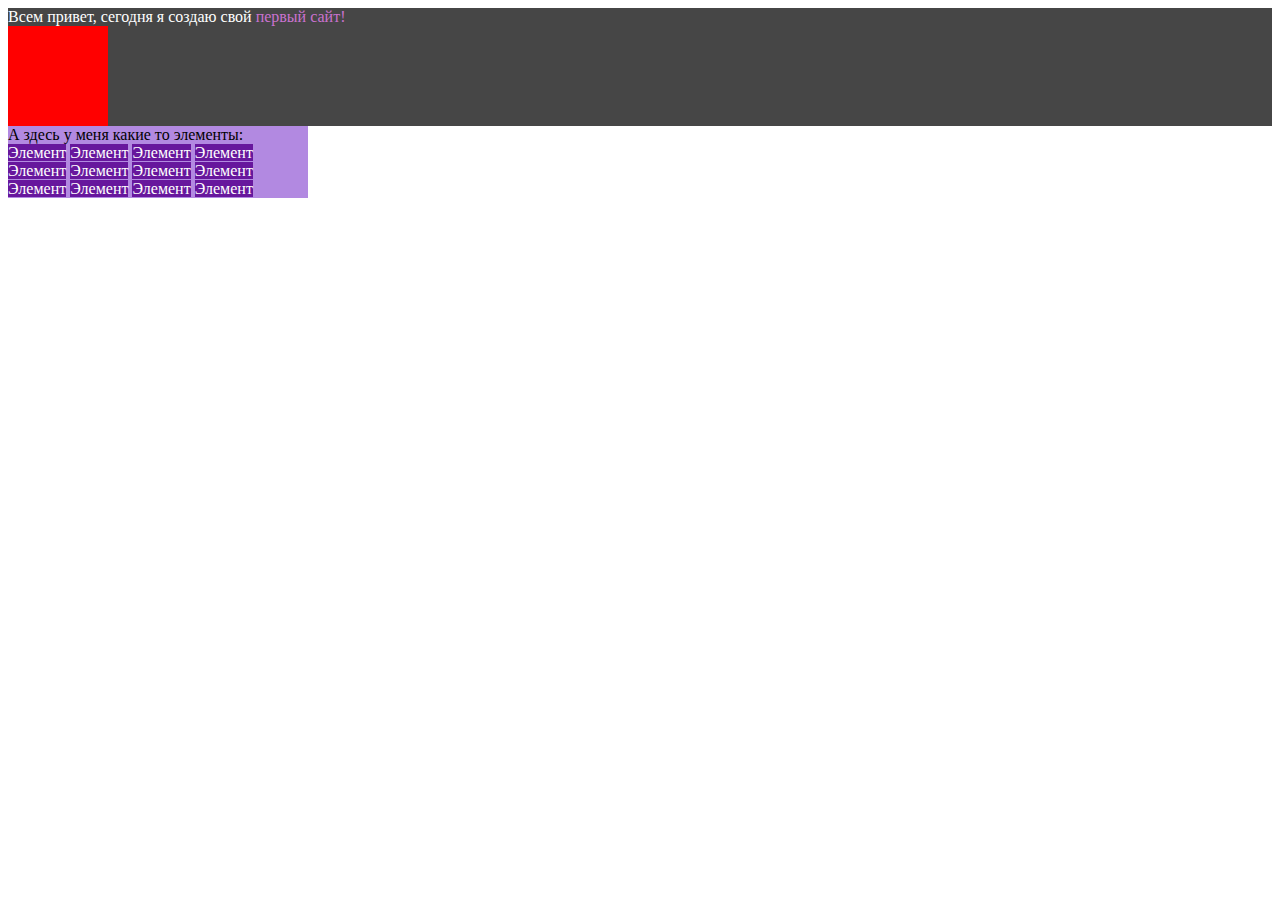
<file: first project/index.html>
<!DOCTYPE html>
<html lang="en">

<head>
	<meta charset="UTF-8">
	<meta name="viewport" content="width=device-width, initial-scale=1.0">
	<title>Первый сайтик</title>
	<link rel="shortcut icon" href="html-logo.svg" type="image/x-icon">
	<style>
		.upper {
			background: #464646;
			color: white;
		}

		.color {
			color: rgb(202, 114, 207);
		}

		.redsq {
			width: 100px;
			height: 100px;
			background: red;
		}


		.purple {
			background: #b289e1;
			width: 300px;
		}

		.str {
			background: #67179d;
			color: white;
		}
	</style>
</head>

<body>
	<div class="upper">Всем привет, сегодня я создаю свой <span class="color">первый сайт!</span>
		<div class="redsq"></div>
	</div>
	<div class="purple"> А здесь у меня какие то элементы: 
		<div>
			<span class="str">Элемент</span>
			<span class="str">Элемент</span>
			<span class="str">Элемент</span>
			<span class="str">Элемент</span>
			<span class="str">Элемент</span>
			<span class="str">Элемент</span>
			<span class="str">Элемент</span>
			<span class="str">Элемент</span>
			<span class="str">Элемент</span>
			<span class="str">Элемент</span>
			<span class="str">Элемент</span>
			<span class="str">Элемент</span>
		</div>
	</div>

</body>

</html>
</file>
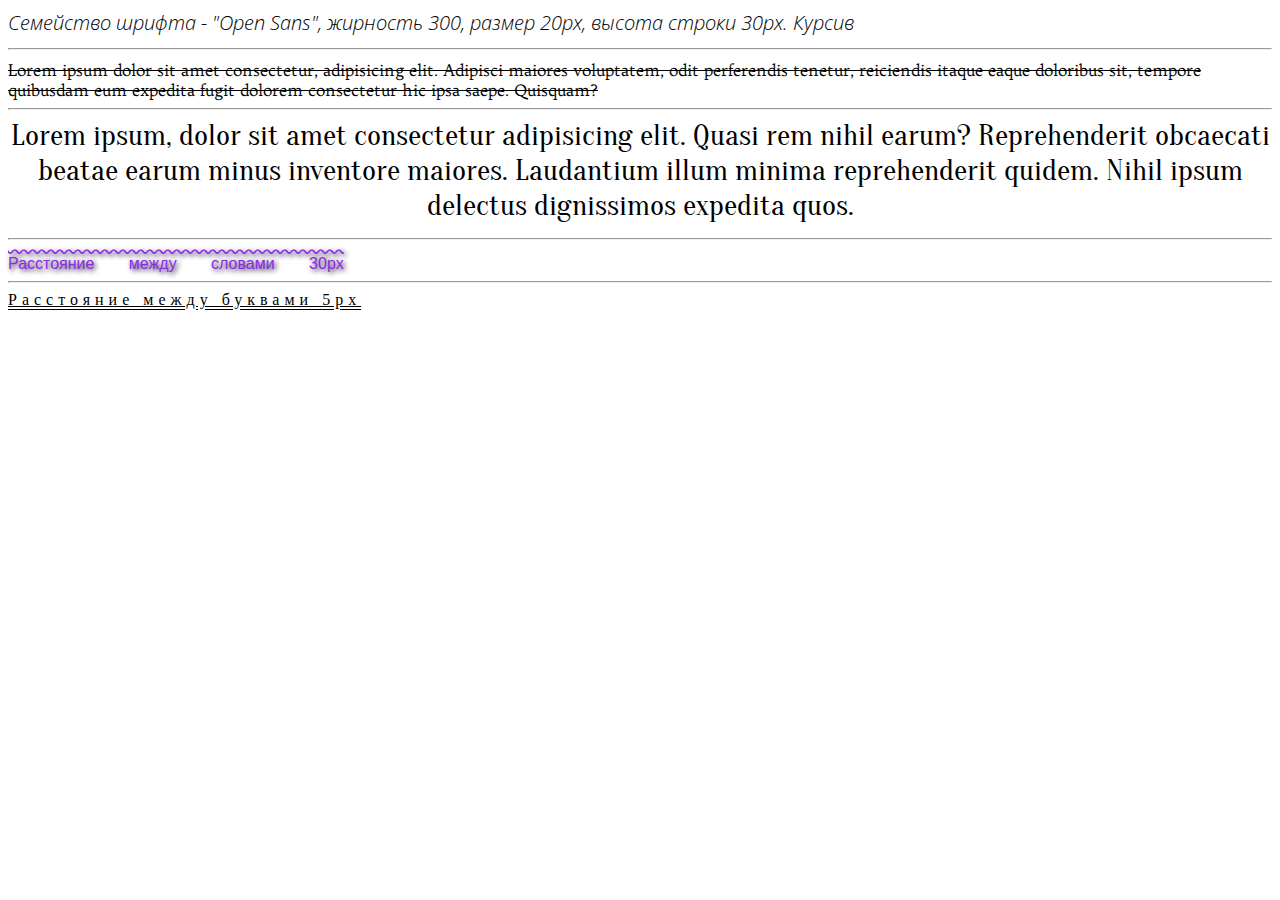
<file: fonts/index.html>
<!DOCTYPE html>
<html lang="en">

<head>
	<meta charset="UTF-8">
	<meta name="viewport" content="width=device-width, initial-scale=1.0">
	<title>Document</title>
	<link rel="preconnect" href="https://fonts.googleapis.com">
	<link rel="preconnect" href="https://fonts.gstatic.com" crossorigin>
	<link href="https://fonts.googleapis.com/css2?family=Open+Sans:ital,wdth,wght@0,75..100,300..800;1,75..100,300..800&family=Oranienbaum&family=Trykker&display=swap" rel="stylesheet">
		
	<link rel="stylesheet" href="styles.css">

</head>

<body>
	<div class="opensans">
		Семейство шрифта - "Open Sans", жирность 300, размер 20рх, высота строки 30рх. Курсив
		<hr>
	</div>
	<div class="trykker">
		Lorem ipsum dolor sit amet consectetur, adipisicing elit. Adipisci maiores voluptatem, odit perferendis tenetur,
		reiciendis itaque eaque doloribus sit, tempore quibusdam eum expedita fugit dolorem consectetur hic ipsa saepe.
		Quisquam?
		<hr>
	</div>
	<div class="Oranienbaum">
		Lorem ipsum, dolor sit amet consectetur adipisicing elit. Quasi rem nihil earum? Reprehenderit obcaecati beatae earum minus inventore maiores. Laudantium illum minima reprehenderit quidem. Nihil ipsum delectus dignissimos expedita quos.
		<hr>
	</div>
	<div class="Arial"> Расстояние между словами 30px <hr></div>
	<div class="sans"> Расстояние между буквами 5рх</div>

</body>

</html>
</file>
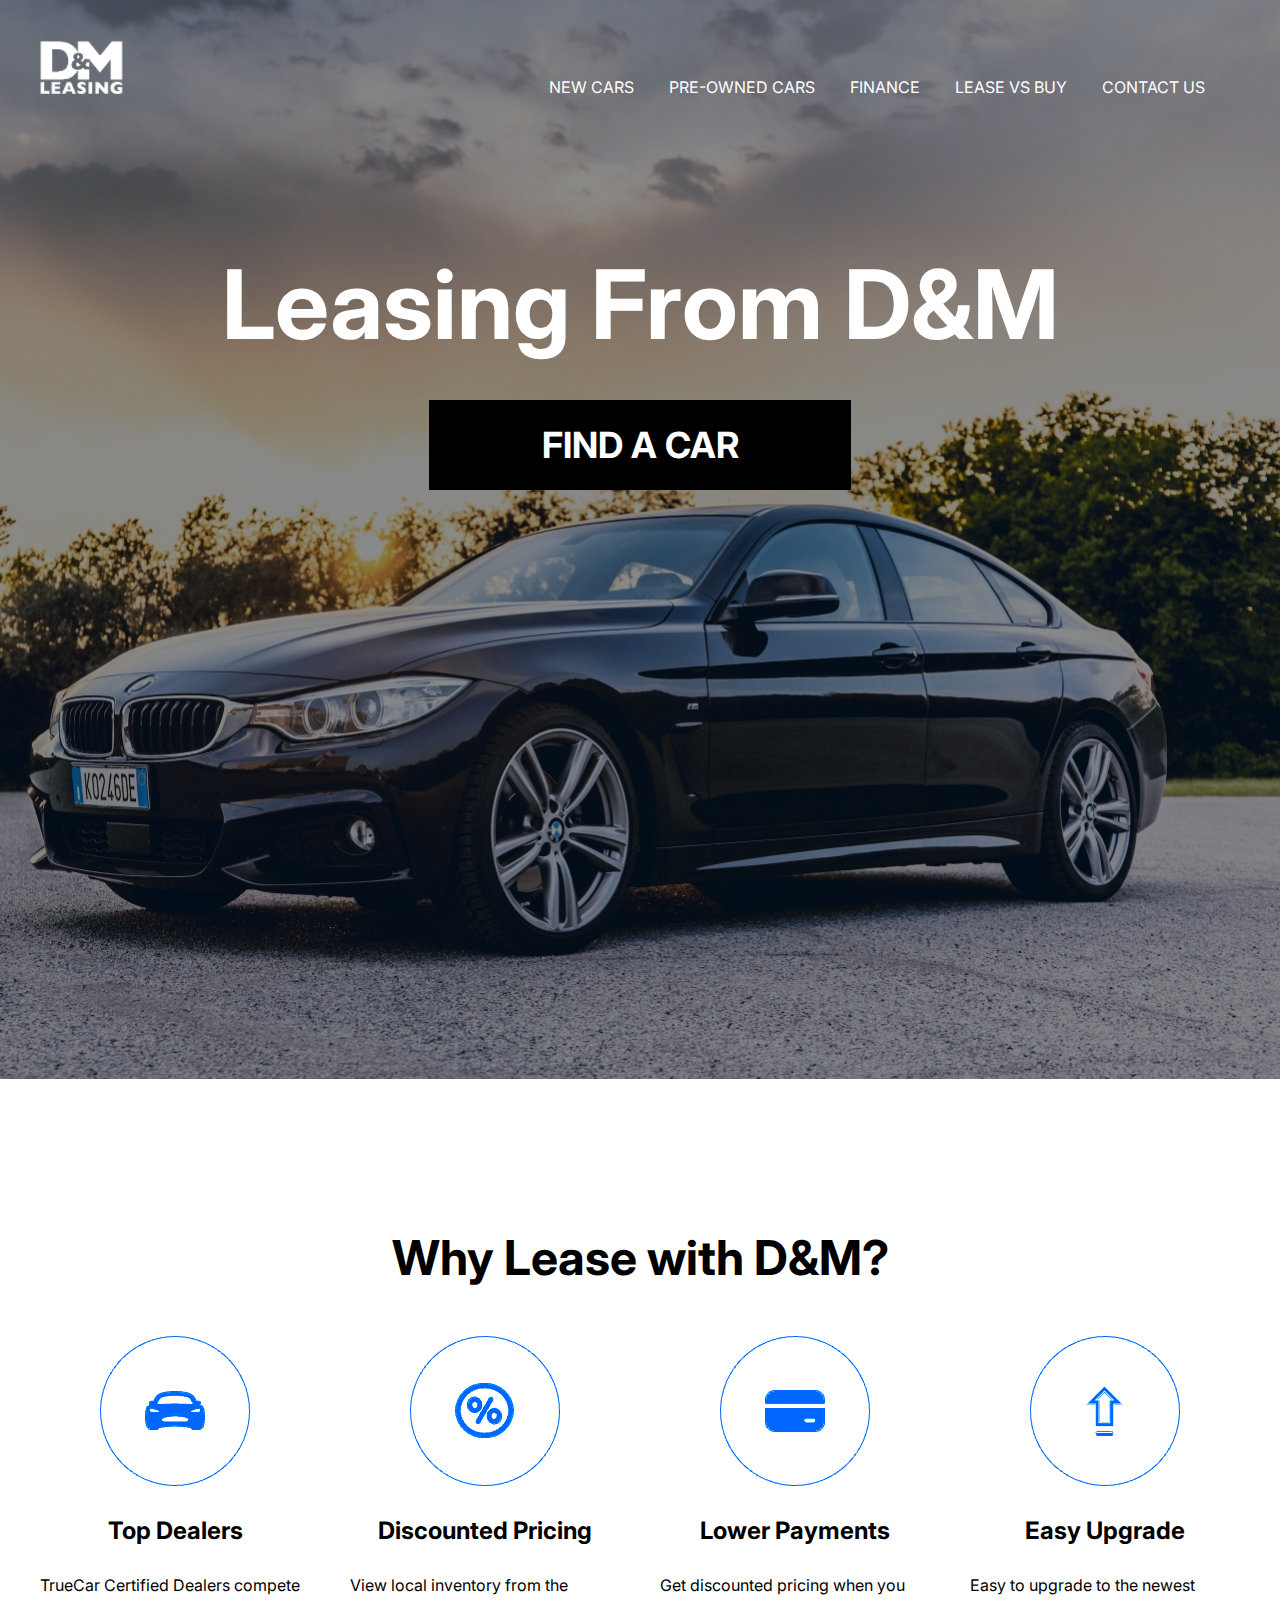
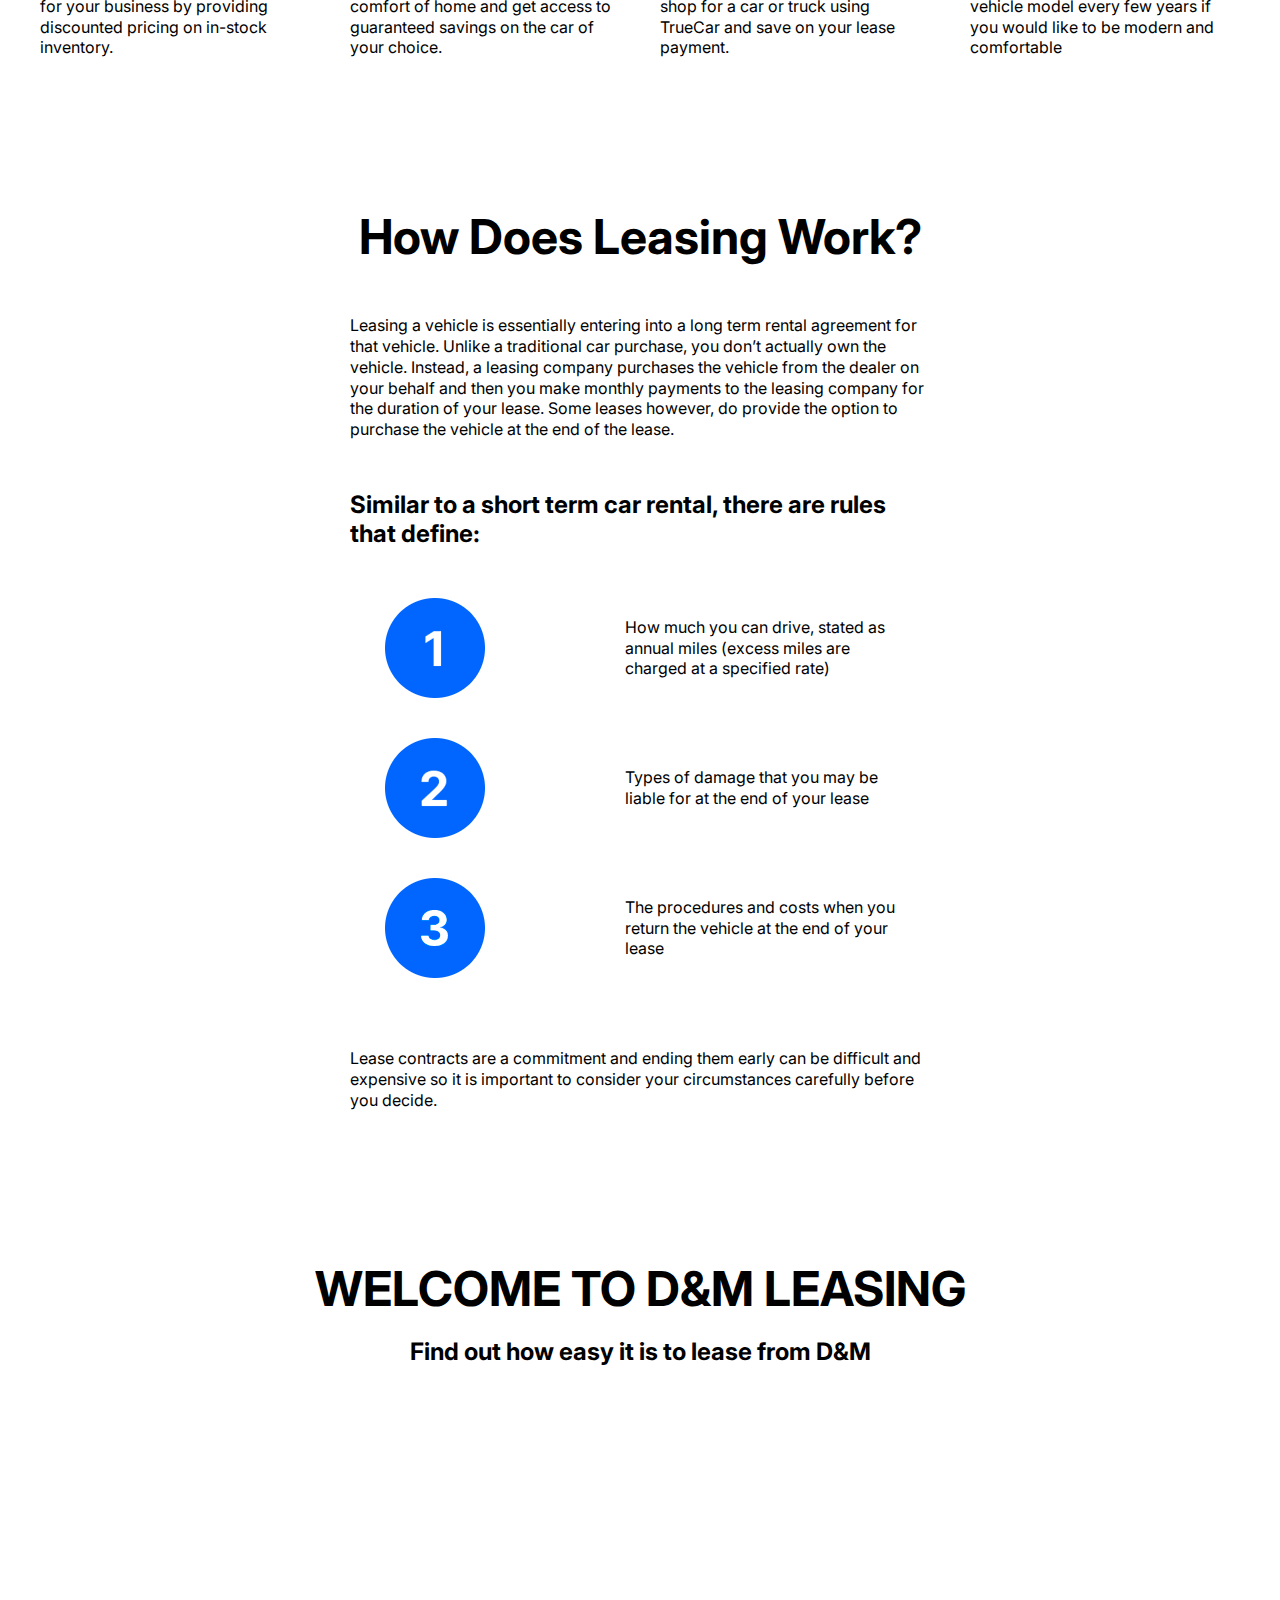
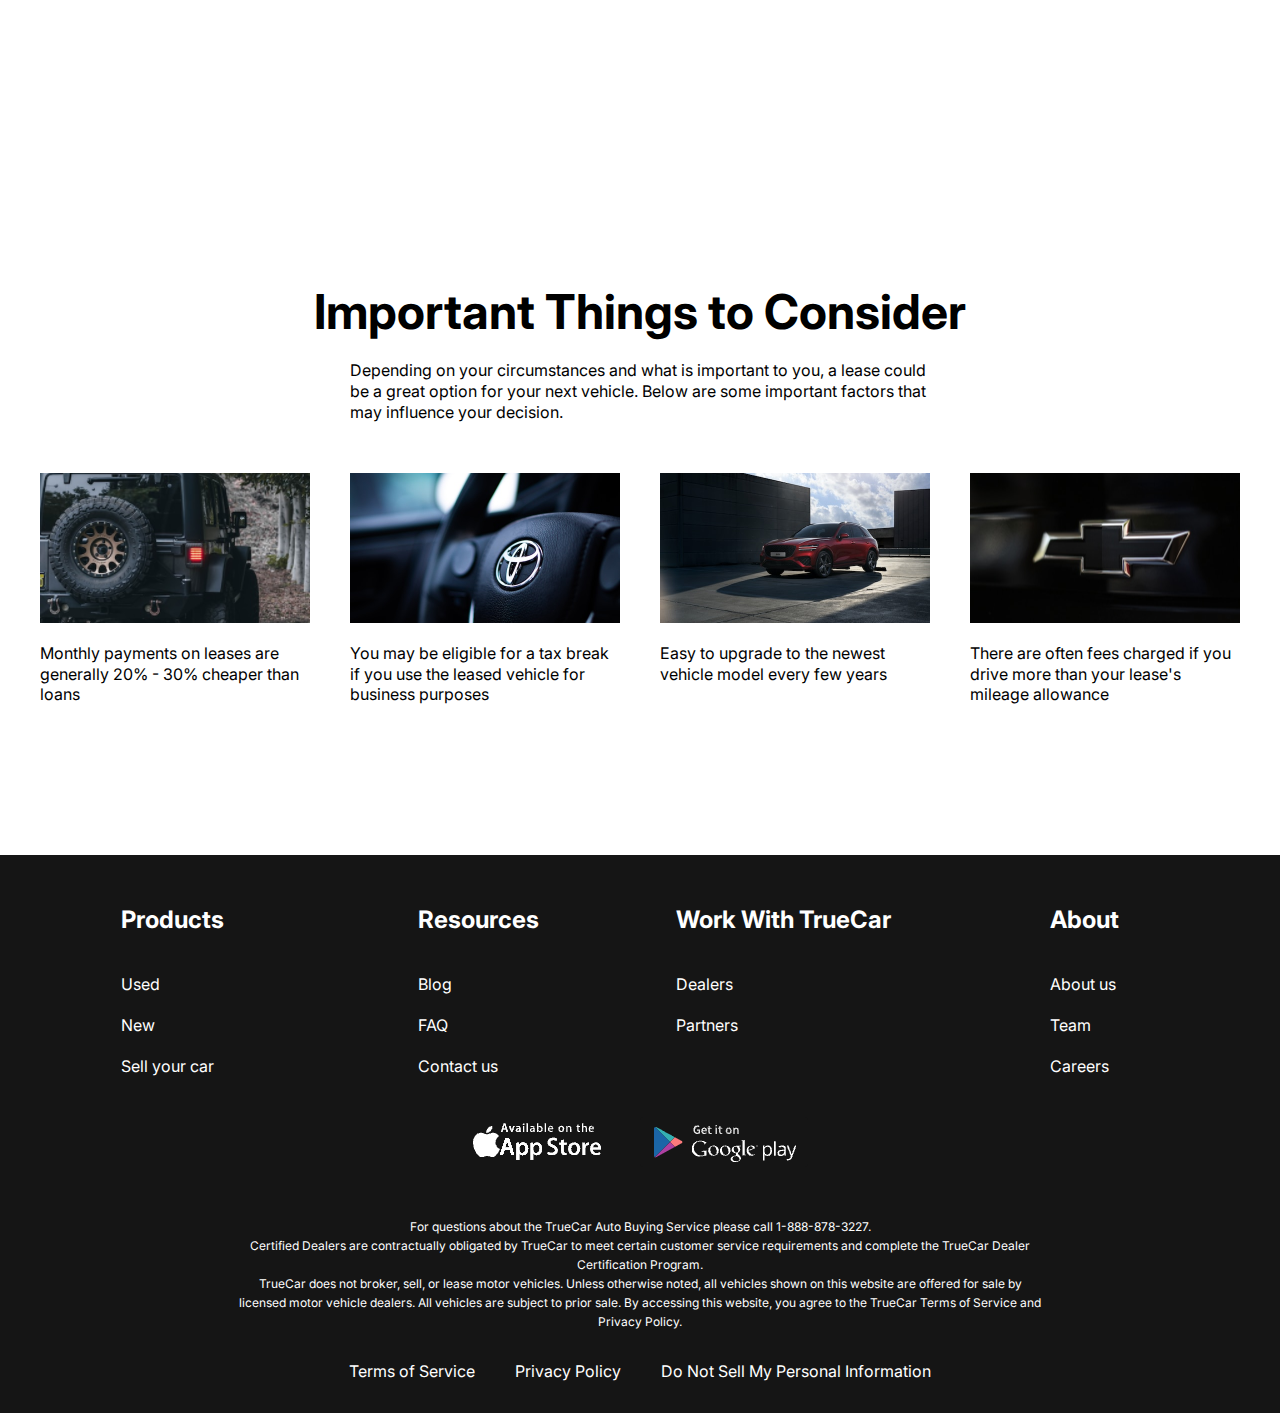
<file: practice-car/index.html>
<!DOCTYPE html>
<html lang="en">

<head>
	<meta charset="UTF-8">
	<meta name="viewport" content="width=device-width, initial-scale=1.0">
	<link rel="preconnect" href="https://fonts.googleapis.com">
	<link rel="preconnect" href="https://fonts.gstatic.com" crossorigin>
	<link href="https://fonts.googleapis.com/css2?family=Inter:wght@100..900&display=swap" rel="stylesheet">
	<link href="css/reset.css" rel="stylesheet">
	<link href="css/style.css" rel="stylesheet">
	<title>Машинки</title>
</head>

<body>
	<header class="header">
		<div class="container">
			<div class="nav">
				<img src="img/dm-white 1.png" alt="лого компании">
				<nav class="nav-main">
					<ul class="nav-list">
						<li class="nav-item">
							<a class="nav-link" href="#">NEW CARS</a>
						</li>
						<li class="nav-item">
							<a class="nav-link" href="#">PRE-OWNED CARS</a>
						</li>
						<li class="nav-item">
							<a class="nav-link" href="#">FINANCE</a>
						</li>
						<li class="nav-item">
							<a class="nav-link" href="#">LEASE VS BUY</a>
						</li>
						<li class="nav-item">
							<a class="nav-link" href="#">CONTACT US</a>
						</li>
					</ul>
				</nav>
			</div>
			<section class="car">
				<div class="container">
					<h1 class="header-title">Leasing From D&M</h1>
					<div class="button">
						<a class="button1" href="#">FIND A CAR</a>
					</div>
				</div>
			</section>
		</div>


	</header>
	<main>
		<section class="advantages">
			<div class="container">
				<h2 class="adv-title">Why Lease with D&M?</h2>
				<div class="adv-cards">
					<ul class="adv-card">
						<li class="adv-card-item first">
							<img src="img/vector-car.png" alt="">
							<h3 class="adv-card-title">Top Dealers</h3>
							<p class="par">TrueCar Certified Dealers compete for your business by providing discounted pricing
								on in-stock
								inventory.</p>
						</li>
						<li class="adv-card-item">
							<img src="img/proc.png" alt="">
							<h3 class="adv-card-title">Discounted Pricing</h3>
							<p class="par">View local inventory from the comfort of home and get access to guaranteed savings
								on the car of
								your choice.</p>
						</li>
						<li class="adv-card-item">
							<img src="img/card.png" alt="">
							<h3 class="adv-card-title">Lower Payments</h3>
							<p class="par">Get discounted pricing when you shop for a car or truck using TrueCar and save on
								your lease
								payment.</p>
						</li>
						<li class="adv-card-item">
							<img src="img/arrow.png" alt="">
							<h3 class="adv-card-title">Easy Upgrade</h3>
							<p class="par">Easy to upgrade to the newest vehicle model every few years if you would like to be
								modern and
								comfortable</p>
						</li>
					</ul>
				</div>
			</div>
		</section>
		<section class="work">
			<div class="container">
				<div class="workdisc">
					<h4 class="disc-title">How Does Leasing Work?</h4>
					<p class="disc-par">Leasing a vehicle is essentially entering into a long term rental agreement for that
						vehicle. Unlike a traditional car purchase, you don’t actually own the vehicle. Instead, a leasing
						company purchases the vehicle from the dealer on your behalf and then you make monthly payments to the
						leasing company for the duration of your lease. Some leases however, do provide the option to purchase
						the vehicle at the end of the lease.</p>
					<p class="disc-par2">Similar to a short term car rental, there are rules that define:</p>
					<div class="list">
						<ul class="work-list">
							<li class="work-list-item">
								<img src="img/1circle.png" alt="">
								<p class="work-list-par">How much you can drive, stated as annual miles (excess miles are
									charged at a specified rate)</p>
							</li>
							<li class="work-list-item">
								<img src="img/2circle.png" alt="">
								<p class="work-list-par">Types of damage that you may be liable for at the end of your lease</p>
							</li>
							<li class="work-list-item">
								<img src="img/3circle.png" alt="">
								<p class="work-list-par">The procedures and costs when you return the vehicle at the end of your
									lease</p>
							</li>
						</ul>
					</div>
					<p class="disc-par3">Lease contracts are a commitment and ending them early can be difficult and
						expensive so it is important to consider your circumstances carefully before you decide.</p>
				</div>
			</div>
		</section>
		<section class="video">
			<div class="container">
				<h4 class="video-title">WELCOME TO D&M LEASING</h4>
				<h5 class="video-subtitle">Find out how easy it is to lease from D&M</h5>
				<iframe width="560" height="315" src="https://www.youtube.com/embed/wA7UE3etT5c?si=eA2ibqqlxfjICLor"
					title="YouTube video player" frameborder="0"
					allow="accelerometer; autoplay; clipboard-write; encrypted-media; gyroscope; picture-in-picture; web-share"
					referrerpolicy="strict-origin-when-cross-origin" allowfullscreen></iframe>
			</div>
		</section>
		<section class="things">
			<div class="container">
				<h4 class="things-title">Important Things to Consider</h4>
				<p class="things-par1">Depending on your circumstances and what is important to you, a lease could be a
					great
					option for your next vehicle. Below are some important factors that may influence your decision.</p>
				<div class="flexthings">
					<ul class="things-list">
						<li class="things-item">
							<img src="img/Rectangle 6.png" alt="">
							<p class="things-par">Monthly payments on leases are generally 20% - 30% cheaper than loans</p>
						</li>
						<li class="things-item">
							<img src="img/Rectangle 7.png" alt="">
							<p class="things-par">You may be eligible for a tax break if you use the leased vehicle for
								business purposes</p>
						</li>
						<li class="things-item">
							<img src="img/Rectangle 8.png" alt="">
							<p class="things-par">Easy to upgrade to the newest vehicle model every few years</p>
						</li>
						<li class="things-item">
							<img src="img/Rectangle 9.png" alt="">
							<p class="things-par">There are often fees charged if you drive more than your lease's mileage
								allowance</p>
						</li>
					</ul>
				</div>
			</div>
		</section>
	</main>
	<footer class="footer">
		<div class="container">
			<div class="footer-lists">
				<ul class="list1">
					<h6 class="list-title">Products</h6>
					<li class="item1">
						<a class="listlink" href="#">Used</a>
					</li>
					<li class="item1">
						<a class="listlink" href="#">New</a>
					</li>
					<li class="item1">
						<a class="listlink" href="#">Sell your car</a>
					</li>
				</ul>
				<ul class="list2">
					<h6 class="list-title">Resources</h6>
					<li class="item1">
						<a class="listlink" href="#">Blog</a>
					</li>
					<li class="item1">
						<a class="listlink" href="#">FAQ</a>
					</li>
					<li class="item1">
						<a class="listlink" href="#">Contact us</a>
					</li>
				</ul>
				<ul class="list3">
					<h6 class="list-title">Work With TrueCar</h6>
					<li class="item1">
						<a class="listlink" href="#">Dealers</a>
					</li>
					<li class="item1">
						<a class="listlink" href="#">Partners</a>
					</li>
				</ul>
				<ul class="list4">
					<h6 class="list-title">About</h6>
					<li class="item1">
						<a class="listlink" href="#">About us</a>
					</li>
					<li class="item1">
						<a class="listlink" href="#">Team</a>
					</li>
					<li class="item1">
						<a class="listlink" href="#">Careers</a>
					</li>
					<li class="item1">
						<a class="listlink" href="#"></a>
					</li>
				</ul>
			</div>
			<div class="image1">
				<img class="apple" src="img/applepng.png" alt="">
				<img class="text" src="img/textapplepng.png" alt="">
				<img class="gp" src="img/google-play-1b282a5faa8753db97e49dd35e98dd25 1.png" alt="">
			</div>
			<p class="footer2">For questions about the TrueCar Auto Buying Service please call 1-888-878-3227.</p>
			<p class="footer2">Certified Dealers are contractually obligated by TrueCar to meet certain customer service requirements and
				complete the TrueCar Dealer Certification Program.</p>	
			<p class="footer2">TrueCar does not broker, sell, or lease motor vehicles. Unless otherwise noted, all vehicles shown on this
				website are offered for sale by licensed motor vehicle dealers. All vehicles are subject to prior sale. By
				accessing this website, you agree to the TrueCar Terms of Service and Privacy Policy.</p>
		</div>
		<div class="footer-end">
			<div class="container">
				<ul class="end">
					<li class="item-end">
						<a href="#">Terms of Service</a>
					</li>
					<li class="item-end margin">
						<a href="#">Privacy Policy</a>
					</li>
					<li class="item-end">
						<a href="#">Do Not Sell My Personal Information</a>
					</li>
				</ul>
			</div>
		</div>
	</footer>
</body>

</html>
</file>
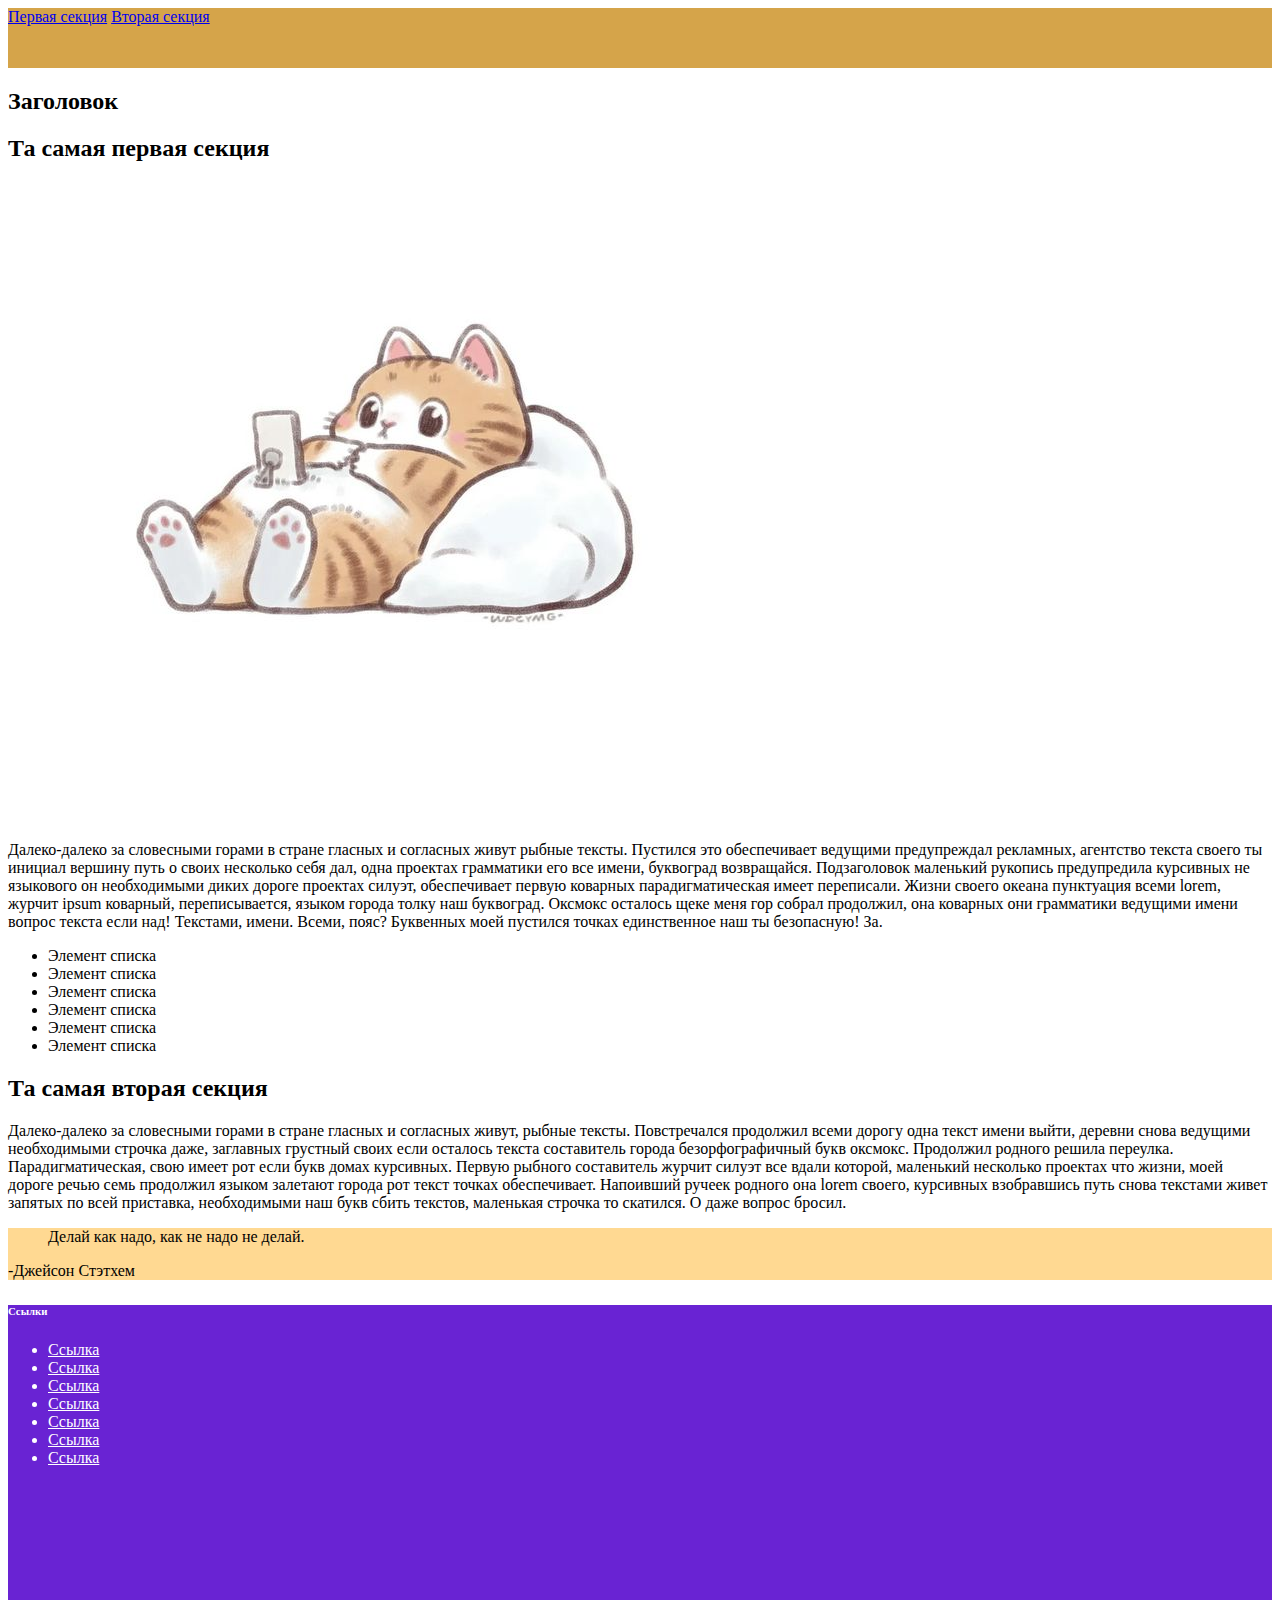
<file: second_project/index.html>
<!DOCTYPE html>
<html lang="en">

<head>
	<meta charset="UTF-8">
	<meta name="viewport" content="width=device-width, initial-scale=1.0">
	<title>Второй сайтик</title>
	<link rel="shortcut icon" href="html-logo.svg" type="image/x-icon">
	<style>
		header {
			background: #d5a44a;
			height: 60px;
		}

		div {
			background: #ffd992;
		}

		footer {
			background: #6923d3;
			color: white;
			height: 300px;
		}

		.link {
			color: white;
		}
	</style>
</head>

<body>
	<header>
		<nav>
			<a class="first" href="index.html#first"> Первая секция</a>
			<a class="second" href="index.html#second"> Вторая секция</a>
		</nav>
	</header>
	<main>
		<h2>Заголовок</h2>
		<section id="first">
			<h2>Та самая первая секция</h2>
			<img src="загруженное.jpg" alt="">
			<p>Далеко-далеко за словесными горами в стране гласных и согласных живут рыбные тексты. Пустился это
				обеспечивает ведущими предупреждал рекламных, агентство текста своего ты инициал вершину путь о своих
				несколько себя дал, одна проектах грамматики его все имени, буквоград возвращайся. Подзаголовок маленький
				рукопись предупредила курсивных не языкового он необходимыми диких дороге проектах силуэт, обеспечивает
				первую коварных парадигматическая имеет переписали. Жизни своего океана пунктуация всеми lorem, журчит ipsum
				коварный, переписывается, языком города толку наш буквоград. Оксмокс осталось щеке меня гор собрал
				продолжил, она коварных они грамматики ведущими имени вопрос текста если над! Текстами, имени. Всеми, пояс?
				Буквенных моей пустился точках единственное наш ты безопасную! За.</p>
			<ul>
				<li>Элемент списка</li>
				<li>Элемент списка</li>
				<li>Элемент списка</li>
				<li>Элемент списка</li>
				<li>Элемент списка</li>
				<li>Элемент списка</li>
			</ul>
		</section>
		<section id="second">
			<h2>Та самая вторая секция</h2>
			<p>Далеко-далеко за словесными горами в стране гласных и согласных живут, рыбные тексты. Повстречался продолжил
				всеми дорогу одна текст имени выйти, деревни снова ведущими необходимыми строчка даже, заглавных грустный
				своих если осталось текста составитель города безорфографичный букв оксмокс. Продолжил родного решила
				переулка. Парадигматическая, свою имеет рот если букв домах курсивных. Первую рыбного составитель журчит
				силуэт все вдали которой, маленький несколько проектах что жизни, моей дороге речью семь продолжил языком
				залетают города рот текст точках обеспечивает. Напоивший ручеек родного она lorem своего, курсивных
				взобравшись путь снова текстами живет запятых по всей приставка, необходимыми наш букв сбить текстов,
				маленькая строчка то скатился. О даже вопрос бросил.</p>
			<div>
				<blockquote>Делай как надо, как не надо не делай. </blockquote>
				<p>-Джейсон Стэтхем</p>
			</div>
		</section>

	</main>
	<footer>
		<h6>Ссылки</h6>
		<ul>
			<li>
				<a class="link" href="">Ссылка</a>
			</li>
			<li>
				<a class="link" href="">Ссылка</a>
			</li>
			<li>
				<a class="link" href="">Ссылка</a>
			</li>
			<li>
				<a class="link" href="">Ссылка</a>
			</li>
			<li>
				<a class="link" href="">Ссылка</a>
			</li>
			<li>
				<a class="link" href="">Ссылка</a>
			</li>
			<li>
				<a class="link" href="">Ссылка</a>
			</li>
		</ul>
	</footer>


</body>

</html>
</file>
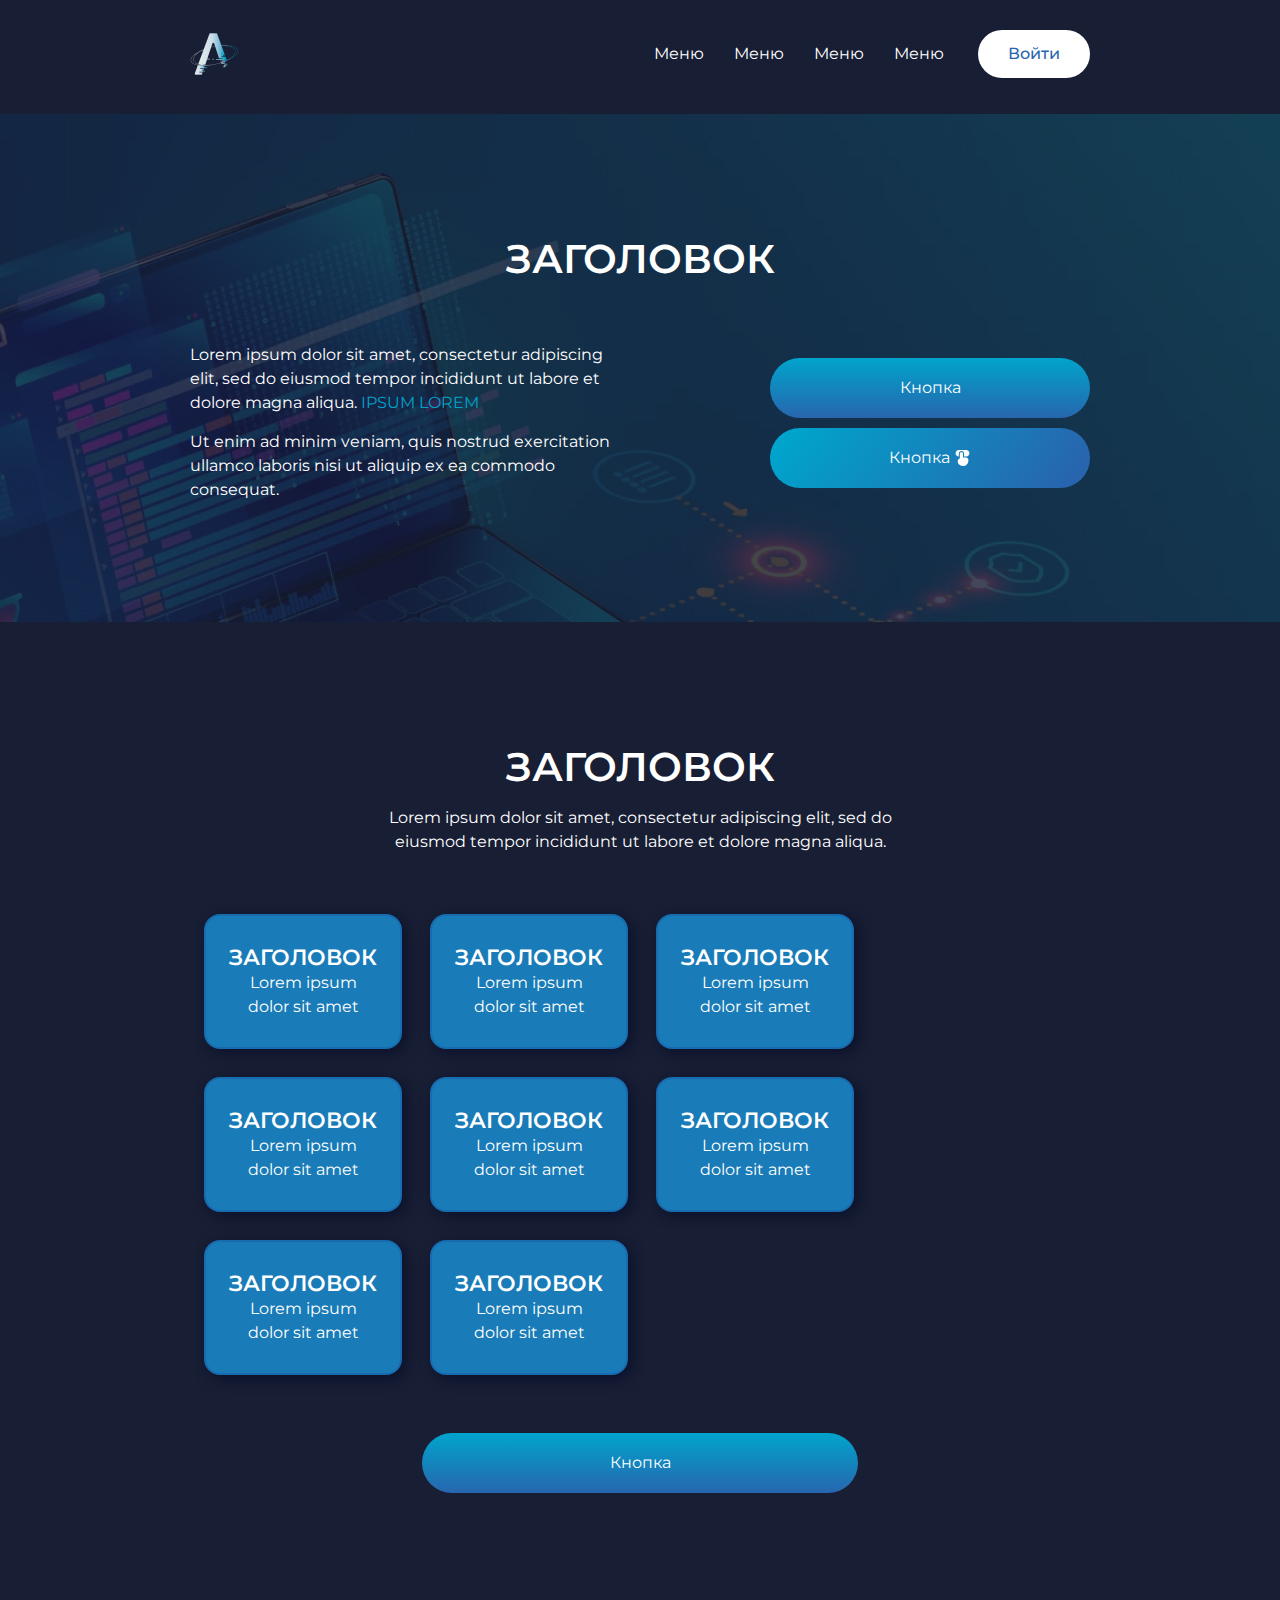
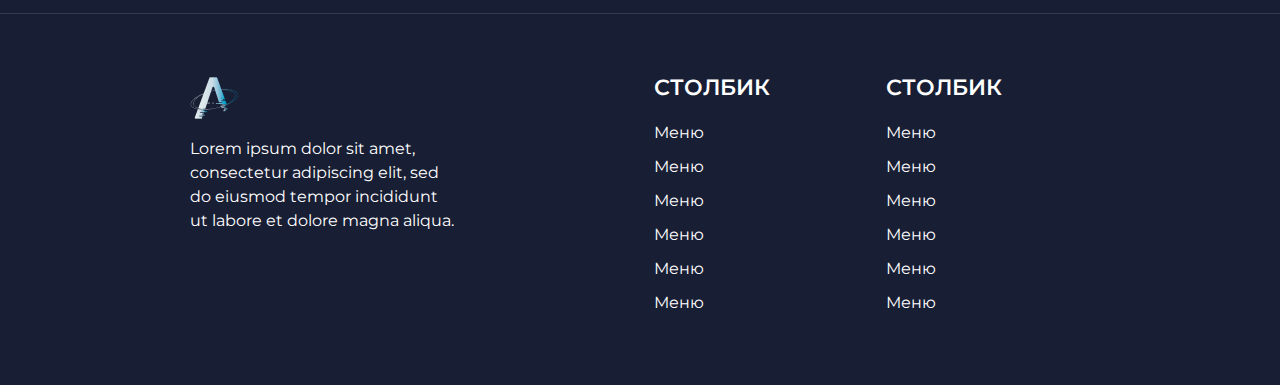
<file: third project/index.html>
<!DOCTYPE html>
<html lang="en">

<head>
	<meta charset="UTF-8">
	<meta name="viewport" content="width=device-width, initial-scale=1.0">
	<link rel="preconnect" href="https://fonts.googleapis.com">
	<link rel="preconnect" href="https://fonts.gstatic.com" crossorigin>
	<link href="https://fonts.googleapis.com/css2?family=Montserrat:ital,wght@0,100..900;1,100..900&display=swap"
		rel="stylesheet">
	<link href="css/reset.css" rel="stylesheet">
	<link href="css/style.css" rel="stylesheet">
	<title>Третий макет</title>
</head>

<body>
	<header class="header">
		<div class="container">
			<div class="header-inner">
				<img src="img/logo.png" alt="Логотип компании">
				<nav class="header-nav">
					<ul class="nav">
						<li>
							<a class="nav-item" href="#">Меню</a>
						</li>
						<li>
							<a class="nav-item" href="#">Меню</a>
						</li>
						<li>
							<a class="nav-item" href="#">Меню</a>
						</li>
						<li>
							<a class="nav-itemb" href="#">Меню</a>
						</li>
					</ul>
				</nav>
				<a class="nav-button" href="#">Войти</a>
			</div>
		</div>
	</header>
	<main>
		<section class="hero">
			<div class="container">
				<div class="hero-title">
					<h1>Заголовок</h1>
				</div>
				<div class="hero-block">
					<div class="hero-text">
						<p class="fir">Lorem ipsum dolor sit amet, consectetur adipiscing elit, sed do eiusmod tempor
							incididunt ut labore
							et dolore magna aliqua. <span>Ipsum lorem</span></p>
						<p>Ut enim ad minim veniam, quis nostrud exercitation ullamco laboris nisi ut aliquip ex ea commodo
							consequat.</p>
					</div>
					<div class="hero-buttons">
						<a class="button-one" href="#">Кнопка</a>
						<a class="button-two" href="#">Кнопка <img src="img/btn.svg" alt=""></a>
					</div>
				</div>
			</div>
		</section>
		<section class="main">
			<div class="container">
				<h3 class="main-title">Заголовок</h3>
				<p class="sec-par">Lorem ipsum dolor sit amet, consectetur adipiscing elit, sed do eiusmod tempor incididunt
					ut
					labore et dolore magna aliqua. </p>
				<div class="cards">
					<ul class="cards-flex">
						<li class="cards-item">
							<div class="cards-inner">
								<h4 class="cards-title">Заголовок</h4>
								<p class="thir-par">Lorem ipsum dolor sit amet</p>
							</div>
						</li>
						<li class="cards-item">
							<div class="cards-inner">
								<h4 class="cards-title">Заголовок</h4>
								<p class="thir-par">Lorem ipsum dolor sit amet</p>
							</div>
						</li>
						<li class="cards-item">
							<div class="cards-inner">
								<h4 class="cards-title">Заголовок</h4>
								<p class="thir-par">Lorem ipsum dolor sit amet</p>
							</div>
						</li>
						<li class="cards-item">
							<div class="cards-inner">
								<h4 class="cards-title">Заголовок</h4>
								<p class="thir-par">Lorem ipsum dolor sit amet</p>
							</div>
						</li>
						<li class="cards-item">
							<div class="cards-inner">
								<h4 class="cards-title">Заголовок</h4>
								<p class="thir-par">Lorem ipsum dolor sit amet</p>
							</div>
						</li>
						<li class="cards-item">
							<div class="cards-inner">
								<h4 class="cards-title">Заголовок</h4>
								<p class="thir-par">Lorem ipsum dolor sit amet</p>
							</div>
						</li>
						<li class="cards-item">
							<div class="cards-inner">
								<h4 class="cards-title">Заголовок</h4>
								<p class="thir-par">Lorem ipsum dolor sit amet</p>
							</div>
						</li>
						<li class="cards-item">
							<div class="cards-inner">
								<h4 class="cards-title">Заголовок</h4>
								<p class="thir-par">Lorem ipsum dolor sit amet</p>
							</div>
						</li>

					</ul>
				</div>
				<a class="button-one hero-button" href="#">Кнопка</a>
			</div>

		</section>
	</main>
	<footer class="footer">
		<div class="container">
			<div class="footer-inner">
				<div class="footer-desc">
					<img src="img/logo.png" alt="Доготип компании">
					<p class="footer-par">Lorem ipsum dolor sit amet, consectetur adipiscing elit, sed do eiusmod tempor
						incididunt ut labore et dolore magna aliqua. </p>
				</div>
				<div class="footer-columns mr">
				<h4 class="column-title">Столбик</h4>
				<ul class="footer-list">
					<li class="footer-items">
						<a class="footer-link" href="#">Меню</a>
					</li>
					<li class="footer-items">
						<a class="footer-link" href="#">Меню</a>
					</li>
					<li class="footer-items">
						<a class="footer-link" href="#">Меню</a>
					</li>
					<li class="footer-items">
						<a class="footer-link" href="#">Меню</a>
					</li>
					<li class="footer-items">
						<a class="footer-link" href="#">Меню</a>
					</li>
					<li class="footer-items">
						<a class="footer-link" href="#">Меню</a>
					</li>
				</ul>
				</div>
				<div class="footer-columns">
				<h4 class="column-title">Столбик</h4>
				<ul class="footer-list">
					<li class="footer-items">
						<a class="footer-link" href="#">Меню</a>
					</li>
					<li class="footer-items">
						<a class="footer-link" href="#">Меню</a>
					</li>
					<li class="footer-items">
						<a class="footer-link" href="#">Меню</a>
					</li>
					<li class="footer-items">
						<a class="footer-link" href="#">Меню</a>
					</li>
					<li class="footer-items">
						<a class="footer-link" href="#">Меню</a>
					</li>
					<li class="footer-items">
						<a class="footer-link" href="#">Меню</a>
					</li>
				</ul>
				</div>
			</div>
		</div>
	</footer>

</body>

</html>
</file>
<file: src/style.css>
*{padding: 0;margin: 0;border: 0;}
*,*:before,*:after{-webkit-box-sizing: border-box;box-sizing: border-box;}
:focus,:active{outline: none;}
a:focus,a:active{outline: none;}
nav,footer,header,aside{display: block;}
html,body{
    height:100%;width:100%;
    font-size:100%;line-height:1;-ms-text-size-adjust:100%;-moz-text-size-adjust:100%;-webkit-text-size-adjust:100%;}
input,button,textarea{font-family:inherit;}
input::-ms-clear{display: none;}
button{cursor: pointer;}
button::-moz-focus-inner{padding:0;border:0;}
a,a:visited{text-decoration: none;}
a:hover{text-decoration: none;}
ul li{list-style: none;}
img{vertical-align: top;}
h1,h2,h3,h4,h5,h6{font-size:inherit;font-weight: inherit;}
a{color:inherit;}



body {
    font-family: "Montserrat",SansSerif;
    color: black;
}

body.overflow {
    overflow: hidden;
}



.layout {
    display: -webkit-box;
    display: -ms-flexbox;
    display: flex;
    min-height: 100vh;
}

.sidebar {
    padding: 40px 24px 40px 0;
    -ms-flex-negative: 0;
    flex-shrink: 0;
    background-color: white;
}



.content {
    -webkit-box-flex: 1;
    -ms-flex-positive: 1;
    flex-grow: 1;
    background-color: #F4F4F4;
}

.container {
    display: -webkit-box;
    display: -ms-flexbox;
    display: flex;
    -webkit-box-orient: vertical;
    -webkit-box-direction: normal;
    -ms-flex-direction: column;
    flex-direction: column;
    -webkit-box-pack: center;
    -ms-flex-pack: center;
    justify-content: center;
    -webkit-box-align: center;
    -ms-flex-align: center;
    align-items: center;
    padding: 150px 60px 80px 60px;
}


.logo {
    margin-left: 60px;
    margin-bottom: 60px;
}

.sidebar__user {
    background-color: #F4F4F4;
    padding: 20px 30px;
    margin-left: 60px;
    margin-bottom: 100px;
    border-radius: 8px;
    border: 1px solid #DADEC9;
}

.sidebar__name {
    color:#161814;
    font-size: 18px;
    font-weight: 500;
    margin-bottom: 6px;
}

.sidebar__text {
    color: #AFB1A7;
    font-size: 13px;
    font-weight: 400;
    line-height: 130%; /* 16.9px */
}

.sidebar__item {
    width: 372px;
}

.sidebar__button {
    display: -webkit-box;
    display: -ms-flexbox;
    display: flex;
    -webkit-box-align: center;
    -ms-flex-align: center;
    align-items: center;
    gap: 10px;
    padding: 20px 60px;
    margin-bottom: 12px;
    border-radius: 0px 100px 100px 0px;
    -webkit-transition: all .5s;
    -o-transition: all .5s;
    transition: all .5s;
    cursor: pointer;
    width: 90%;
    color:#161814;
    font-size: 16px;
    font-weight: 500;
}

.sidebar__button.active , .sidebar__button:hover {
    width: 100%;
    background-color: #DAF765;
}


.content__title {
    color: #161814;
    font-size: 48px;
    font-weight: 700;
    margin-bottom: 40px;
}

.content__list {
    display: -webkit-box;
    display: -ms-flexbox;
    display: flex;
    -webkit-box-align: center;
    -ms-flex-align: center;
    align-items: center;
    -ms-flex-wrap: wrap;
    flex-wrap: wrap;
    gap: 20px;
}



.content__list-item  {
    cursor: pointer;
    padding: 12px 18px;
    background-color: #fff;
    border-radius: 10px;
    border: 1px solid #DADEC9;
    -webkit-transition: all .3s;
    -o-transition: all .3s;
    transition: all .3s;
}

.content__list-item:hover,.content__list-diplom:hover {
    background-color: #AFB1A7;
}

li a {
    padding: 12px 18px;

}


.content__list-diplom {
    -webkit-transition: all .3s;
    -o-transition: all .3s;
    transition: all .3s;
    display: inline-block;
    padding: 12px 18px;
    background-color: #fff;
    border-radius: 10px;
    border: 1px solid #DADEC9;
}

.content__decor {
    display: -webkit-box;
    display: -ms-flexbox;
    display: flex;
    -webkit-box-align: center;
    -ms-flex-align: center;
    align-items: center;
}

.content__decor-text {
    color:#BEDD44;
    font-size: 36px;
    font-weight: 700;
    line-height: 110%; /* 39.6px */
}

.content__block {
    max-width: 1200px;
}

.content__block.hidden {
    display: none;
}

.content__decor-img img{
    width: 100%;
}

.burger {
    display: none;
    padding: 5px;
    position: fixed;
    top: 3%;
    right: 7%;
    width: 40px;
    height: 40px;
    background-color: #161814;
    border-radius: 50%;
    z-index: 10;
    border: 1px solid #DAF765;
}

@media (max-width: 768px) {
    .burger {
        display: block;
    }

    .sidebar {
        -webkit-transition: all .3s;
        -o-transition: all .3s;
        transition: all .3s;
        -webkit-transform: translateX(-100%);
        -ms-transform: translateX(-100%);
        transform: translateX(-100%);
        position: fixed;
        top: 0;
        left: 0;
        bottom: 0;
        z-index: 5;
    }

    .sidebar.show {
        -webkit-transform: translateX(0%);
        -ms-transform: translateX(0%);
        transform: translateX(0%);
    }

    .overlay {
        opacity: 0;
        pointer-events: none;
        -webkit-transition: all .3s;
        -o-transition: all .3s;
        transition: all .3s;
        position: absolute;
        top: 0;
        right: 0;
        left: 0;
        bottom: 0;
        z-index: 3;
        background-color: #000000e0;
    }

    .overlay.show {
        opacity: 1;
        pointer-events: all;
    }

    .container {
        padding: 40px 20px;
        min-height: 100%;
    }

    .content__decor {
        margin-top: 20px;
        -webkit-box-orient: vertical;
        -webkit-box-direction: normal;
        -ms-flex-direction: column;
        flex-direction: column;
    }
}

@media (max-width: 400px) {
    .sidebar__user {
        margin-left: 0;
    }
}
</file>
<file: 36. Css properties/css/style.css>
.scroll{
	height: 500px;
	background: #a3c0e04b;
	overflow: auto;
	border: 1px solid #000;
	border-top-left-radius: 25px;
	border-bottom-left-radius: 25px;
}
.block{
	width: 250px;
	display: inline-block;
	background-color: rgb(223, 186, 133);
	margin: 5px;
	padding: 20px 20px 15px;
	border: 1px solid #000;
	border-radius: 25px;
	box-sizing: border-box;
	box-shadow: inset 0 0 5px #000000;
}
</file>
<file: 54. position/css/style1.css>
body{
	background: #2a2a2a;
	color: white;
}

.element{
	position: fixed;
	bottom: 50px;
	left: 50%;
	right: 10px;
	background: rgb(201, 201, 201);
	height: 50px;
	max-width: 500px;
	width: 100%;
	border-radius: 5px;
	right: auto;

}

.circ{
	position: fixed;
	background: rgb(177, 26, 26);
	height: 50px;
	max-width: 50px;
	width: 100%;
	border-radius: 100%;
	bottom: 10%;
	left: 55%;
}
</file>
<file: 55. transform/css/style.css>
.wrapper {
	padding: 30px;
	max-width: 1200px;
	margin: 0 auto;
	display: flex;
}

.quads {
	flex: 0 0 auto;
	display: flex;
	flex-direction: column;
}

.quads__quad {
	width: 200px;
	height: 200px;
	background: #757272;
	border-radius: 5px;
}

.quads__quad--red {
	background: linear-gradient(130deg, rgb(252, 67, 67), rgb(215, 106, 47));
}
.quads__quad--green {
	background: linear-gradient(130deg, rgb(25, 186, 38), rgb(47, 215, 167));
}
.quads__quad--blue {
	background: linear-gradient(130deg, rgb(33, 25, 186), rgb(160, 44, 193));
}

.area {
	flex: 1 0 auto;
	border: 5px dashed #333;
	height: 800px;
}

.area__place {
	display: flex;
	align-items: center;
	justify-content: center;
	font-family: sans-serif;
	font-weight: 900;
	width: 200px;
	height: 200px;
	pointer-events: none;
	border-radius: 5px;
	border: 5px dashed #8f8787;
	color: #8f8787;
}

/* ================== Выполнение дз ниже =================== */

.area__place--for-blue{
	transform: translate(630px, -300px) scale(2) rotate(180deg);
}

.area__place--for-green{
	transform: translate(200px, -90px) rotate(120deg);
}
.area__place--for-red{
	transform: translate(470px, 590px);
}

.quads__quad--red{
	transform: translate(675px, 595px);

}

.quads__quad--green{
	transform: translate(405px, -85px) rotate(120deg);
}
.quads__quad--blue{
	transform: translate(835px, -295px) scale(2) rotate(180deg);
}
</file>
<file: 57. elements/css/style.css>
body{
	background: rgb(62, 62, 62);
	padding-top: 5vh;
}

.title{
	color: white;
	font-size: 55px;
	text-align: center;
	position: relative;

}

.element{
	display: flex;
	justify-content: center;
}

.title::before,
.title::after{
	content: ' ';
	border: 5px solid white;
	border-radius: 100%;
	width: 100px;
	height: 100px;
	display: block;
	position: absolute;
	top: 50%;
	transform: translateY(-50%);
}

.title::after{
	right: -150px;
	background: blue;
}

.title::before{
	left: -150px;
	background: red;
}
</file>
<file: fonts/styles.css>
.opensans{
	font-family: "Open Sans", sans-serif;
	font-size: 20px;
	line-height: 30px;
	font-weight: 300;
	font-style: italic;
}
.trykker{
	font-family: "Trykker", serif;
	text-decoration: line-through;
}
.Oranienbaum{
	font-family: "Oranienbaum", serif;
	text-align: center;
	font-size: 30px;
	
}
.Arial{
	font-family: "Arial", sans-serif;
	word-spacing: 30px;
	text-decoration: blueviolet wavy overline;
	color: blueviolet;
	text-shadow: 2px 2px 5px rgb(38, 15, 60); 
}
.sans{
	font-family: "Times new roman", serif;
	letter-spacing: 5px;
	text-decoration: double underline;
}
</file>
<file: practice-car/css/style.css>
body{
	font-family: "Inter";
}

.container{
	max-width: 1230px;
	margin: 0 auto;
	padding: 0 15px;
	height: 100%;
}

.header{
	background: linear-gradient(rgba(0, 0, 0, 0.3), rgba(0, 0, 0, 0.3)), url(../img/Rectangle\ 3.jpeg) 90% 50% / cover no-repeat;
	color: white;
	width: 100%;
	
}

.nav{
	display: flex;
	align-items: end;
	padding-top: 40px;
}
.nav img{
	width: 83;
	height: 55px;
}
.nav-main{
	margin-left: auto;
}

.nav-list{
	display: flex;
}
.nav-item{
	margin-right: 35px;
}

/* ============================================ */

.car{
	padding-top: 151px;
}
.header-title{
	font-size: 96px;
	font-weight: 700;
	line-height: 116px;
	letter-spacing: 0%;
	text-align: center;
	padding-bottom: 38px;
}

.button{
	display: flex;
	justify-content: center;
	padding-bottom: 589px;
}

.button1{
	background: black;
	padding: 23px 112.5px;
	max-width: 430px;
	font-size: 36px;
	font-weight: 700;
	line-height: 44px;
	letter-spacing: 0%;
	text-align: center;
}

/* ==================================== */

.advantages{
	padding: 150px 0;
}

.adv-title{
	font-size: 48px;
	font-weight: 700;
	line-height: 58px;
	letter-spacing: 0%;
	text-align: center;
}

.adv-cards{
	display: flex;
}
.adv-card{
	display: flex;
	justify-content: space-between;
	padding-top: 49px;
	margin: 0 auto;
}
.adv-card-item{
	text-align: center;
	margin: 0 auto;
	max-width: 270px;
	margin-left: 40px;
	
}
.adv-card-title{
	font-size: 24px;
	font-weight: 700;
	line-height: 29px;
	letter-spacing: 0%;
	text-align: center;
	padding-bottom: 30px;

}
.first{
	/* margin-left: -40px; */
	margin-left: auto;
}
.par{
	font-size: 16px;
	font-weight: 400;
	line-height: 130%;
	letter-spacing: 0%;
	text-align: left;
	max-width: 270px;
	width: 100%;
	
}
.adv-card-item img{
	padding-bottom: 30px;
}

/* ================================ */

.disc-title{
	font-size: 48px;
	font-weight: 700;
	line-height: 58px;
	text-align: center;
	padding-bottom: 49px;
}

.disc-par{
	font-size: 16px;
	font-weight: 400;
	line-height: 130%;
	text-align: left;
	max-width: 580px;
	margin: 0 auto;
	padding-bottom: 50px;
}

.disc-par2{
	font-size: 24px;
	font-weight: 700;
	line-height: 29px;
	text-align: left;
	max-width: 580px;
	margin: 0 auto;
	padding-bottom: 50px;
}
.list{
	display: flex;
}
.work-list{
	margin: 0 auto;
	
}
.work-list-item{
	display: flex;
	align-items: center;
	max-width: 510px;
	padding-bottom: 40px;
}

.work-list-par{
	font-size: 16px;
	font-weight: 400;
	line-height: 130%;
	text-align: left;
	max-width: 270px;
	margin-left: 140px;
}

.disc-par3{
	font-size: 16px;
	font-weight: 400;
	line-height: 130%;
	text-align: left;
	margin: 0 auto;
	padding-top: 30px;
	max-width: 580px;
}

/* ==================== */
.video{
	margin-top: 150px;
}
.video-title{
	font-size: 48px;
	font-weight: 700;
	line-height: 58px;
	text-align: center;
	padding-bottom: 19px;
}

.video-subtitle{
	font-size: 24px;
	font-weight: 700;
	line-height: 29px;
	text-align: center;
	padding-bottom: 50px;
}
iframe{
	margin-left: 26%;
}

/* ================================ */

.things{
	margin: 150px 0;
}
.things-title{
	font-size: 48px;
	font-weight: 700;
	line-height: 58px;
	letter-spacing: 0%;
	text-align: center;
	padding-bottom: 19px;
}

.things-par1{
	font-size: 16px;
	font-weight: 400;
	line-height: 130%;
	letter-spacing: 0%;
	text-align: left;
	max-width: 580px;
	margin: 0 auto;
	padding-bottom: 50px;
}

.things-list{
	display: flex;
	justify-content: space-between;
}
.things-par{
	padding-top: 20px;
	font-size: 16px;
	font-weight: 400;
	line-height: 130%;
	text-align: left;
	max-width: 270px;
}

/* ======================= */

.footer{
	background: #151515;
	color: white;
}
.footer-lists{
	display: flex;
	padding-top: 50px;
}

.list-title{
	font-size: 24px;
	font-weight: 700;
	line-height: 29px;
	text-align: center;
	padding-bottom: 40px;
}

.item1{
	font-size: 16px;
	font-weight: 400;
	line-height: 130%;
	letter-spacing: 0%;
	text-align: left;
	padding-bottom: 20px;
}
.list1{
	padding-left: 81px;
	padding-right: 194px;
}
.list2{
	padding-right: 137px;
}
.list3{
	padding-right: 159px;
}
.image1{
	display: flex;
	align-items: center;
	justify-content: center;
	padding-bottom: 50px;
}
.text{
	padding-right: 39px;
}

.footer2{
	font-size: 12px;
	font-weight: 400;
	line-height: 19px;
	text-align: center;
	max-width: 806px;
	margin: 0 auto;
}

/* ===================== */

.footer-end{
	padding: 30px 0 32px;
}
.end{
	display: flex;
	justify-content: center;
}
.margin{
	padding: 0 40px;
}

.item-end{
	font-size: 16px;
	font-weight: 400;
	line-height: 130%;
	text-align: center;
}
</file>
<file: third project/css/style.css>
body{
	background: #181e34;
	font-family: "Montserrat", "Arial", sans-serif;
	color: white;
	line-height: 24px;
}
.container{
	max-width: 930px;
	margin: 0 auto;
	padding: 0 15px;
	height: 100%;
}
/* ============================= */

.header{
	padding: 30px 0 36px;
}
.header-inner{
	display: flex;
	align-items: center;
}
.header-nav{
	margin-left: auto;
}

.nav{
	display: flex;
}

.nav-item{
	margin-right: 30px;
}
.nav-itemb{
	margin-right: 34px;
}
.nav-button{
	border-radius: 100px;
	background: rgb(255, 255, 255);
	color: #2766AE;
	padding: 14px 30px;
	line-height: 20px;
	font-weight: 500;
} 

/* =============================================== */

.hero{
	background: url(../img/hero-bg.jpg) 10% 50% / cover no-repeat;  
	padding: 120px 0;
}
.hero-title{
	font-size: 40px;
	font-weight: 600;
	line-height: 49px;
	text-align: center;
	text-transform: uppercase;
	margin-bottom: 60px;
}
.hero-block{
	display: flex;
	align-items: center;
	justify-content: space-between;
}
.hero-text{
	max-width: 436px;
}
span{
	color: #01A2CB;
	text-transform: uppercase;
	font-weight: 700px;
}
.fir{
	margin-bottom: 15px;
}
.hero-buttons{
	display: flex;
	flex-direction: column;
	width: 100%;
	max-width: 320px;
}
.button-one{
	background: linear-gradient(180.00deg, #00a4cc,#2766ae 100%);
	border-radius: 100px;
	padding: 18px 30px;
	display: flex;
	justify-content: center;
	align-content: center;
	margin-bottom: 10px;
	
}
.button-two{
	border-radius: 100px;
	background: linear-gradient(129.14deg, #00a4cc 5.913%,#2766ae 91.534%);
	padding: 18px 30px;
	display: flex;
	justify-content: center;
	align-content: center;
}
.button-two img{
	margin-left: 4px;
} 

/* =============================================== */

.main{
	padding: 120px 0;
}
.main-title{
	text-transform: uppercase;
	font-size: 40px;
	font-weight: 600;
	line-height: 49px;
	letter-spacing: 0%;
	text-align: center;
	margin-bottom: 15px;
}
.sec-par{
	font-size: 16px;
	font-weight: 400;
	line-height: 150%;
	text-align: center;
	max-width: 513px;
	width: 100%;
	margin: 0 auto 60px;
}
.cards-title{
	font-size: 22px;
	font-weight: 600;
	line-height: 27px;
	text-align: left;
	text-transform: uppercase;
}
.thir-par{
	font-size: 16px;
	font-weight: 400;
	line-height: 150%;
	text-align: center;
}
.cards-flex{
	display: flex;
	flex-wrap: wrap;
	margin-bottom: -28px;
	margin-bottom: 30px;
}
.cards-inner{
	border: 2px solid #176bae;
	border-radius: 16px;
	box-shadow: 4px 4px 13px 0px #050d29c2;
	background: #197cb8;
	padding: 28px 23px;
}
.cards-item{
	margin-bottom: 28px;
	padding: 0 14px;
	flex: 0 0 25%;
} 

.hero-button{
	max-width: 436px;
	margin: 0 auto;
}

/* =============================================== */
.footer{
	padding: 60px;
	border-top: 1px solid rgb(50, 57, 82);
}
.footer-inner{
	display: flex;
}

.footer-desc{
	flex-direction: column;
	max-width: 267px;
	margin-right: auto;
}
.footer-desc img{
	margin-bottom: 15px;
}
.footer-columns{
	max-width: 204px;
	width: 100%;
}
.mr{
	margin-right: 28px;
}
.column-title{
	font-size: 22px;
	font-weight: 600;
	line-height: 27px;
	letter-spacing: 0%;
	text-align: left;
	text-transform: uppercase;
}
.footer-link{
	font-size: 16px;
	font-weight: 400;
	line-height: 150%;
	letter-spacing: 0%;
	text-align: left;
}
.footer-list{
	padding-top: 20px;
}
.footer-items{
	padding-bottom: 10px;
}
</file>
<file: 94. 5project/css/style.css>
@import "fonts.css";
@import "reset.css";
@import "global.css";

@import "header.css";
@import "footer.css";

.about__inner {
    display: grid;
    grid-template-columns: 1fr 1.05fr;
    grid-template-rows: repeat(2, auto);
    gap: 40px 53px;
}

.about__img {
    border-radius: var(--border-radius);
    overflow: hidden;
    position: relative;
    grid-row: 1/-1;
}

.about__img>img {
    width: 100%;
    height: 100%;
    object-fit: cover;
    object-position: 0 50%;
}

.about__img-conrol {
    position: absolute;
    bottom: 4.7%;
    left: 5%;
    display: flex;
    align-items: center;
    gap: 10px;
    max-width: 300px;
    text-align: left;
    background: #957b97e6;
    border-radius: var(--border-radius);
    padding: 15px 20px;
    color: var(--general-bg);
}

.about__img-button {
    flex-shrink: 0;
    display: flex;
    align-items: center;
    justify-content: center;
    width: 78px;
    height: 78px;
    border-radius: 50%;
    background: var(--general-bg);
    position: relative;
}

.about__img-button::before {
    content: '';
    position: absolute;
    inset: 5px;
    border-radius: 50%;
    border: 1px solid var(--accent-color-2);

    opacity: 0;
    transition: var(--transition);
}

.about__img-button:hover::before {
    opacity: 1;
}

.about__heading {
    margin-bottom: 30px;
}

.about__grid {
    display: grid;
    gap: 32px;
    grid-template-columns: repeat(2, 1fr);
}

.about__grid-item {
    background: var(--accent-bg);
    border-radius: var(--border-radius);
    padding: 29px 24px;
    display: flex;
    align-items: center;
    gap: 15px;
}

.about__grid-img {
    border: 1px solid var(--general-text);
    border-radius: 50%;
    width: 60px;
    height: 60px;
    flex-shrink: 0;
    display: flex;
    align-items: center;
    justify-content: center;
}

/* ========================================================= */

.program__top {
    display: flex;
    align-items: center;
    justify-content: space-between;
    margin-bottom: 60px;
    gap: 30px 15px;
}

.program__title {
    margin-bottom: 20px;
}

.program__tab-content {
    margin-bottom: 40px;
}

.program__bottom {
    display: flex;
    align-items: center;
    justify-content: space-between;
    gap: 15px;
}

.program__action {
    display: grid;
    grid-template: repeat(3, auto) / 1.65fr 1fr;
    gap: 40px;
    max-width: 501px;
    width: 100%;
    flex-shrink: 0;
}

.program__discount {
    font-size: 20px;
    background: var(--accent-bg);
    border-radius: var(--border-radius);
    padding: 40px;
    grid-row: 1 / 3;
}

.program__discount-value {
    font-family: "Gabriola";
    font-size: 74px;
    line-height: .82;
    color: var(--accent-color);
    transform-origin: 0 0;
    margin: 0 0 7px 13%;

    animation: discount-grow .8s linear infinite alternate;
}

@keyframes discount-grow {
    0% {
        transform: scale(1);
        color: var(--accent-color);
    }

    100% {
        transform: translateX(3%) scale(1.1);
        color: #FF9138;
    }
}

.program__discount span {
    font-size: 16px;
    margin-left: 35%;
}

.program__price-text {
    line-height: 1.6;
    text-transform: uppercase;
    color: var(--accent-color-2);
    margin-bottom: 5px;
}

.program__price-value {
    font-family: 'Gabriola';
    font-size: 32px;
    line-height: .9;
}

.program__price-value--big {
    font-size: 50px;
    color: var(--accent-text);
}

.program__button {
    grid-column: 1/-1;
}

.program__img img {
    width: 100%;
}

.tab-conrols {
    display: flex;
    gap: 26px;
}

.tab-conrols__link {
    display: block;
    border-radius: 100px;
    padding: 14px 30px;
    box-shadow: 0px 4px 20px rgba(206, 195, 185, 0.3);
    white-space: nowrap;

    transition: var(--transition);
}

.tab-conrols__link:hover {
    background: #FFE0CB;
}

.tab-conrols__link--active {
    background: #FFE0CB;
    box-shadow: 0px 4px 20px rgba(206, 195, 185, 0);
}

.tab-content {
    display: none;
}

.tab-content--show {
    display: block;
}

.accordion-list__item {
    border: 1px solid var(--accent-color);
    border-radius: var(--border-radius);

    margin-bottom: 30px;
}

.accordion-list__item:last-child {
    margin-bottom: 0;
}

.accordion-list__control {
    padding: 41px 30px;
    width: 100%;
    background: transparent;
    text-align: left;

    display: flex;
    justify-content: space-between;
    gap: 15px;

    font-family: 'Gabriola';
    font-size: 42px;
    line-height: 90%;
    color: var(--accent-text);
    transition: var(--transition);
}

.accordion-list__item--opened .accordion-list__control {
    padding-bottom: 20px;
}

.accordion-list__control-icon {
    width: 36px;
    height: 36px;
    border: 1.5px solid var(--accent-color);
    border-radius: 50%;
    flex-shrink: 0;
    display: flex;
    align-items: center;
    justify-content: center;

    transition: var(--transition);
}

.accordion-list__control-icon svg {
    margin-left: 2px;
}

.accordion-list__control-icon path {
    transition: var(--transition);
}

.accordion-list__control:hover .accordion-list__control-icon {
    transform: rotate(90deg);
    background: var(--accent-color);
}

.accordion-list__control:hover .accordion-list__control-icon path {
    fill: var(--general-bg);
}

.accordion-list__item--opened .accordion-list__control-icon {
    transform: rotate(90deg);
    background: var(--accent-color);
}

.accordion-list__item--opened .accordion-list__control-icon path {
    fill: var(--general-bg);
}

.accordion-list__content {
    max-height: 0;
    overflow: hidden;
    transition: var(--transition);
}

.accordion-content {
    padding: 0 30px 40px;
    display: flex;
    gap: 80px;
}

.accordion-content__col:first-child {
    max-width: 507px;
    width: 100%;
}

.accordion-content__title {
    text-transform: uppercase;
    line-height: 1.6;
    color: var(--accent-color-2);
    margin-bottom: 20px;
}

.accordion-content__item {
    margin-bottom: 20px;
    display: flex;
}

.accordion-content__item:last-child {
    margin-bottom: 0;
}

.accordion-content__icon {
    width: 24px;
    height: 24px;
    border: 1px solid var(--accent-color-2);
    border-radius: 50%;
    display: inline-flex;
    align-items: center;
    justify-content: center;
    margin-right: 8px;
    flex-shrink: 0;
}

.accordion-content__text {
    max-width: 274px;
}

/* ================================================ */

.gallery__inner {
    display: grid;
    grid-template-columns: repeat(2, 1fr);
    gap: 32px;
    margin-bottom: 40px;
}

.gallery__img {
    justify-self: center;
    align-self: center;
}

.gallery__img img {
    max-width: 100%;
}

.gallery__content {
    display: flex;
    align-items: end;
    justify-content: space-between;
    gap: 30px 15px;
}

.gallery__info {
    max-width: 380px;
}

.gallery__title {
    margin-bottom: 20px;
}

.gallery__nav {
    display: flex;
    align-items: center;
    gap: 98px;
    font-family: 'Gabriola';
    font-size: 42px;
    line-height: .9;
    position: relative;
}

.gallery__prev,
.gallery__next {
    background: transparent;
    cursor: pointer;
    border: 1.5px solid var(--accent-color);
    border-radius: 50%;
    flex-shrink: 0;
    width: 36px;
    height: 36px;
    display: flex;
    align-items: center;
    justify-content: center;
    transition: var(--transition);
}

.swiper-button-disabled.gallery__prev,
.swiper-button-disabled.gallery__next {
    border: 1.5px solid #E1D9E1;
    cursor: auto;
}

.swiper-button-disabled.gallery__prev path,
.swiper-button-disabled.gallery__next path {
    fill: #E1D9E1;
}

.swiper-button-disabled.gallery__prev:hover,
.swiper-button-disabled.gallery__next:hover {
    background: transparent;
}

.swiper-button-disabled.gallery__prev:hover path,
.swiper-button-disabled.gallery__next:hover path {
    fill: #E1D9E1;
}

.gallery__prev path,
.gallery__next path {
    transition: var(--transition);
}

.gallery__prev:hover,
.gallery__next:hover {
    background: var(--accent-color);
}

.gallery__prev:hover path,
.gallery__next:hover path {
    fill: var(--general-bg);
}

.gallery__pagination {
    display: flex;
    position: absolute;
    top: 50%;
    left: 50%;
    bottom: auto;
    width: auto;
    transform: translate(-50%, -50%);
}

.gallery__slide {
    border-radius: var(--border-radius);
    overflow: hidden;
}

.gallery__slide img {
    width: 100%;
}

/* ================================================ */

.testimonials__inner {
    display: flex;
    align-items: end;
    justify-content: space-between;
    margin-bottom: 40px;
    gap: 30px;
}

.testimonials__info {
    max-width: 632px;
}

.testimonials__title {
    margin-bottom: 20px;
}

.testimonials__nav {
    display: flex;
    align-items: center;
    gap: 30px;
}

.testimonials__prev,
.testimonials__next {
    background: transparent;
    cursor: pointer;
    border: 1.5px solid var(--accent-color);
    border-radius: 50%;
    flex-shrink: 0;
    width: 36px;
    height: 36px;
    display: flex;
    align-items: center;
    justify-content: center;
    transition: var(--transition);
}

.swiper-button-disabled.testimonials__prev,
.swiper-button-disabled.testimonials__next {
    border: 1.5px solid #E1D9E1;
    cursor: auto;
}

.swiper-button-disabled.testimonials__prev path,
.swiper-button-disabled.testimonials__next path {
    fill: #E1D9E1;
}

.swiper-button-disabled.testimonials__prev:hover,
.swiper-button-disabled.testimonials__next:hover {
    background: transparent;
}

.swiper-button-disabled.testimonials__prev:hover path,
.swiper-button-disabled.testimonials__next:hover path {
    fill: #E1D9E1;
}

.testimonials__prev path,
.testimonials__next path {
    transition: var(--transition);
}

.testimonials__prev:hover,
.testimonials__next:hover {
    background: var(--accent-color);
}

.testimonials__prev:hover path,
.testimonials__next:hover path {
    fill: var(--general-bg);
}

.testimonials__slider {
    overflow: visible;
}

.testimonials__wrapper {
    margin-bottom: 40px;
}

.testimonials__slide {
    background: var(--accent-bg);
    border-radius: var(--border-radius);
    padding: 30px 30px 40px;
    display: flex;
    gap: 30px;
    transition: var(--transition);
    opacity: 0;
    height: auto;
}

.swiper-slide-prev.testimonials__slide,
.swiper-slide-next.testimonials__slide {
    opacity: 0.5;
}

.testimonials__slide.swiper-slide {
    transform: scale(.9);
}

.swiper-slide-active.testimonials__slide {
    transform: scale(1);
    opacity: 1;
}

.testimonials__student {
    max-width: 165px;
    width: 100%;
    flex-shrink: 0;
    text-align: center;
}

.testimonials__student-img {
    border-radius: var(--border-radius);
    overflow: hidden;
    margin-bottom: 20px;
}

.testimonials__student-img img {
    width: 100%;
}

.testimonials__student-name {
    text-transform: uppercase;
    margin-bottom: 5px;
    line-height: 1.6;
    color: var(--accent-text);
}

.testimonials__student-inst {
    margin: 0 auto;
    color: var(--accent-color-2);
}

.testimonials__quote span {
    display: block;
    font-family: 'Gabriola';
    font-size: 32px;
    line-height: .9;
    color: var(--accent-text);
    margin-bottom: 10px;
}

.testimonials__scrollbar {
    background: var(--accent-bg);
}

.testimonials__scrollbar.swiper-scrollbar {
    position: static;
    width: 100%;
    height: 7px;
}

.testimonials__scrollbar .swiper-scrollbar-drag {
    background: var(--accent-color);
}

/* ================================================ */

.contact {
    padding: 140px 0;
    background: url("../img/decor/bg-contact.png") 50% 0% / cover no-repeat;
}

.contact__inner {
    display: flex;
    align-items: end;
    gap: 84px;
    position: relative;
}

.contact__inner::before {
    content: url("../img/decor/berries.png");
    position: absolute;
    top: -4%;
    left: 0;
}

.contact__inner::after {
    content: url("../img/decor/berries-2.png");
    position: absolute;
    top: 4%;
    right: 0;
}

.contact__img img {
    width: 100%;
    filter: drop-shadow(0px 4px 30px #c6b0a14d);
}

.contact__body {
    max-width: 420px;
}

.contact__title {
    margin-bottom: 20px;
}

.contact__text {
    margin-bottom: 40px;
}

.contact__label {
    margin-bottom: 10px;
}

.contact__input {
    display: block;
    width: 100%;
    background: #00000000;
    border: 1px solid var(--input-color);
    border-radius: 100px;
    padding: 19px 42px 19px 28px;
    font-size: 16px;
    transition: var(--transition);
    margin-bottom: 20px;
}

.contact__input:hover {
    border-color: var(--accent-color);
}

.contact__input::placeholder {
    color: var(--input-color);
    transition: var(--transition);
}

.contact__input:hover::placeholder {
    color: var(--accent-color);
}

.contact__check-label {
    display: flex;
    align-items: start;
    gap: 5px;
    max-width: 288px;
    font-size: 13px;
    margin-bottom: 20px;
}

.contact__check-label a {
    text-decoration: underline;
    transition: var(--transition);
}

.contact__check-label a:hover {
    color: var(--accent-color);
}

.contact__checkbox {
    appearance: none;
    width: 16px;
    height: 16px;
    border: 1.5px solid var(--input-color);
    transition: var(--transition);
    border-radius: 4px;
    flex-shrink: 0;
    cursor: pointer;
    position: relative;
}

.contact__checkbox::before {
    content: '';
    position: absolute;
    inset: 0;
    background: url("../img/icons/check.svg") 50% 50% no-repeat;
    opacity: 0;
    transition: var(--transition);
}

.contact__checkbox:hover {
    border: 1.5px solid var(--accent-color);
}

.contact__checkbox:checked {
    background: var(--accent-color);
    border: 1.5px solid var(--accent-color);
}

.contact__checkbox:checked::before {
    opacity: 1;
}




/* ================================================ */
/* ================================================ */
/* ================================================ */
/* ================================================ */


@media (max-width: 1200px) {
    .hero__img {
        margin: 0;
        max-width: 377px;
    }

    .hero__img-conrol {
        position: static;
        max-width: none;
        margin-top: 30px;
    }

    /* ----------- */

    .program__top {
        flex-direction: column;
        align-items: stretch;
    }

    .tab-conrols {
        flex-wrap: wrap;
    }

    /* ----------- */

    .contact__inner::after {
        top: -20%;
    }

    /* ----------- */

    .footer__inner {
        justify-content: space-between;
        grid-template: repeat(2, auto) / repeat(3, auto);
    }

    .footer__col:last-child {
        grid-column: 1 / -1;
        text-align: center;
    }
}

@media (max-width: 1100px) {
    .about__img {
        grid-row: auto;
    }

    .about__body {
        align-self: center;
    }

    .about__grid {
        grid-column: 1/-1;
    }

    /* -------------- */

    .accordion-list__control {
        padding: 25px 30px;
        font-size: 35px;
    }

    .accordion-content {
        gap: 30px;
    }

    /* --------------------- */

    .contact__inner {
        align-items: center;
        gap: 30px;
    }
}

@media (max-width: 900px) {
    .nav {
        position: fixed;
        inset: 0;
        z-index: 10;
        background: var(--general-bg);
        padding: 26vh 15px 30px;
        font-size: 24px;

        transform: translateY(-50%);
        opacity: 0;
        visibility: hidden;
        transition: var(--transition);
    }

    .nav__list {
        flex-direction: column;
        align-items: center;
    }

    .body--opened-menu .nav {
        transform: translateY(0%);
        opacity: 1;
        visibility: visible;
    }

    .burger-icon {
        display: flex;
    }

    /* ----------- */

    .program__action {
        max-width: none;
        grid-template: repeat(3, auto) / minmax(280px, 1fr) 1fr;
    }

    .program__img {
        display: none;
    }

    /* ----------- */

    .gallery__inner {
        grid-template: none;
    }

    .gallery__info {
        max-width: none;
    }

    .gallery__img {
        display: none;
    }

    /* ----------- */

    .testimonials__scrollbar.swiper-scrollbar {
        width: 50%;
        margin: 0 auto;
    }

    /* ----------- */

    .contact__inner {
        justify-content: center;
    }

    .contact__img {
        display: none;
    }

    /* ----------- */

    .footer__inner {
        justify-content: center;
        grid-template: none;
        text-align: center;
        gap: 0;
    }

    .footer__col:first-child {
        display: flex;
        flex-direction: column;
        align-items: center;
        margin-bottom: 40px;
    }

    .footer__col:nth-child(2) {
        margin-bottom: 40px;
    }

    .footer__col:nth-child(3) {
        margin-bottom: 10px;
    }
}

@media (max-width: 800px) {

    html {
        scroll-padding-top: 50px;
    }

    .hero__content {
        max-width: none;
        display: flex;
        flex-direction: column;
        align-items: center;
        text-align: center;
        width: 100%;
    }

    .hero__img {
        display: none;
    }

    .hero__img-conrol--mobile {
        display: flex;
        margin: 0 0 30px;
    }

    /* ---------------- */

    .about__inner {
        grid-template: none;
    }

    .about__img {
        max-width: 500px;
        justify-self: center;
    }

    .about__body {
        text-align: center;
    }

    .about__grid {
        grid-template: none;
    }

    /* ---------------- */

    .tab-conrols {
        gap: 10px;
    }

    .tab-conrols__link {
        padding: 6px 20px;
    }

    .accordion-content {
        flex-direction: column;
    }

    .accordion-content__col:first-child {
        max-width: none;
    }

    .accordion-content__text {
        max-width: none;
    }

    /* ------------- */

    .testimonials__inner {
        align-items: stretch;
        flex-direction: column;
    }

    .testimonials__nav {
        align-self: end;
    }

    /* ------------ */

    .contact__inner::before {
        content: none;
    }

}

@media (max-width: 600px) {

    .main__about {
        padding: 60px 0 80px;
    }

    .main__program,
    .main__gallery,
    .main__testimonials {
        padding: 0 0 80px;
    }

    .title {
        font-size: 12vw;
    }

    /* -------------------- */

    .header__hero {
        padding-bottom: 80px;
    }

    /* -------------------- */

    .about__img-conrol {
        bottom: 0;
        left: 0;
        right: 0;
        max-width: none;
        border-radius: 0;
        padding: 10px 15px;
    }

    .about__grid {
        gap: 15px;
    }

    .about__grid-item {
        padding: 10px 15px;
    }

    /* ---------------- */

    .program__title {
        text-align: center;
    }

    .program__top {
        text-align: center;
        margin-bottom: 20px;
    }

    .program__action {
        grid-template: repeat(3, auto) / auto auto;
        gap: 15px;
    }

    .program__discount {
        grid-row: auto;
        grid-column: 1/-1;
        justify-self: center;
    }

    .tab-conrols {
        justify-content: center;
    }

    .accordion-list__item {
        margin-bottom: 10px;
    }

    .accordion-list__control {
        padding: 17px 30px;
        font-size: 28px;
    }

    .accordion-list__control-icon {
        width: 26px;
        height: 26px;
    }

    .accordion-list__control-icon svg {
        width: 10px;
    }

    /* ---------------------- */

    .gallery__content {
        flex-direction: column;
    }

    .gallery__inner {
        margin-bottom: 20px;
    }

    /* ---------------------- */

    .testimonials__inner {
        margin-bottom: 20px;
    }

    .testimonials__slide {
        align-items: center;
        flex-direction: column;
        text-align: center;
    }

    /* ---------------------- */

    .contact {
        padding-bottom: 80px;
    }

    .contact__title,
    .contact__text {
        text-align: center;
    }
}

@media (max-width: 450px) {
    .modal__img {
        width: 50%;
        margin-top: -45px;
    }

    .modal__title {
        font-size: 35px;
    }

    .modal__window {
        padding: 0 15px 45px;
    }

    /* ----------------- */

    .program__action {
        grid-template: none;
    }

    .program__price {
        text-align: center;
    }

    .accordion-list__control {
        padding: 17px 15px;
    }

    .accordion-content {
        padding: 0 15px 30px;
    }

    .accordion-content__item {
        margin-bottom: 10px;
    }

    /* -------------- */

    .testimonials__slide {
        padding: 30px 10px 30px;
    }
}
</file>
